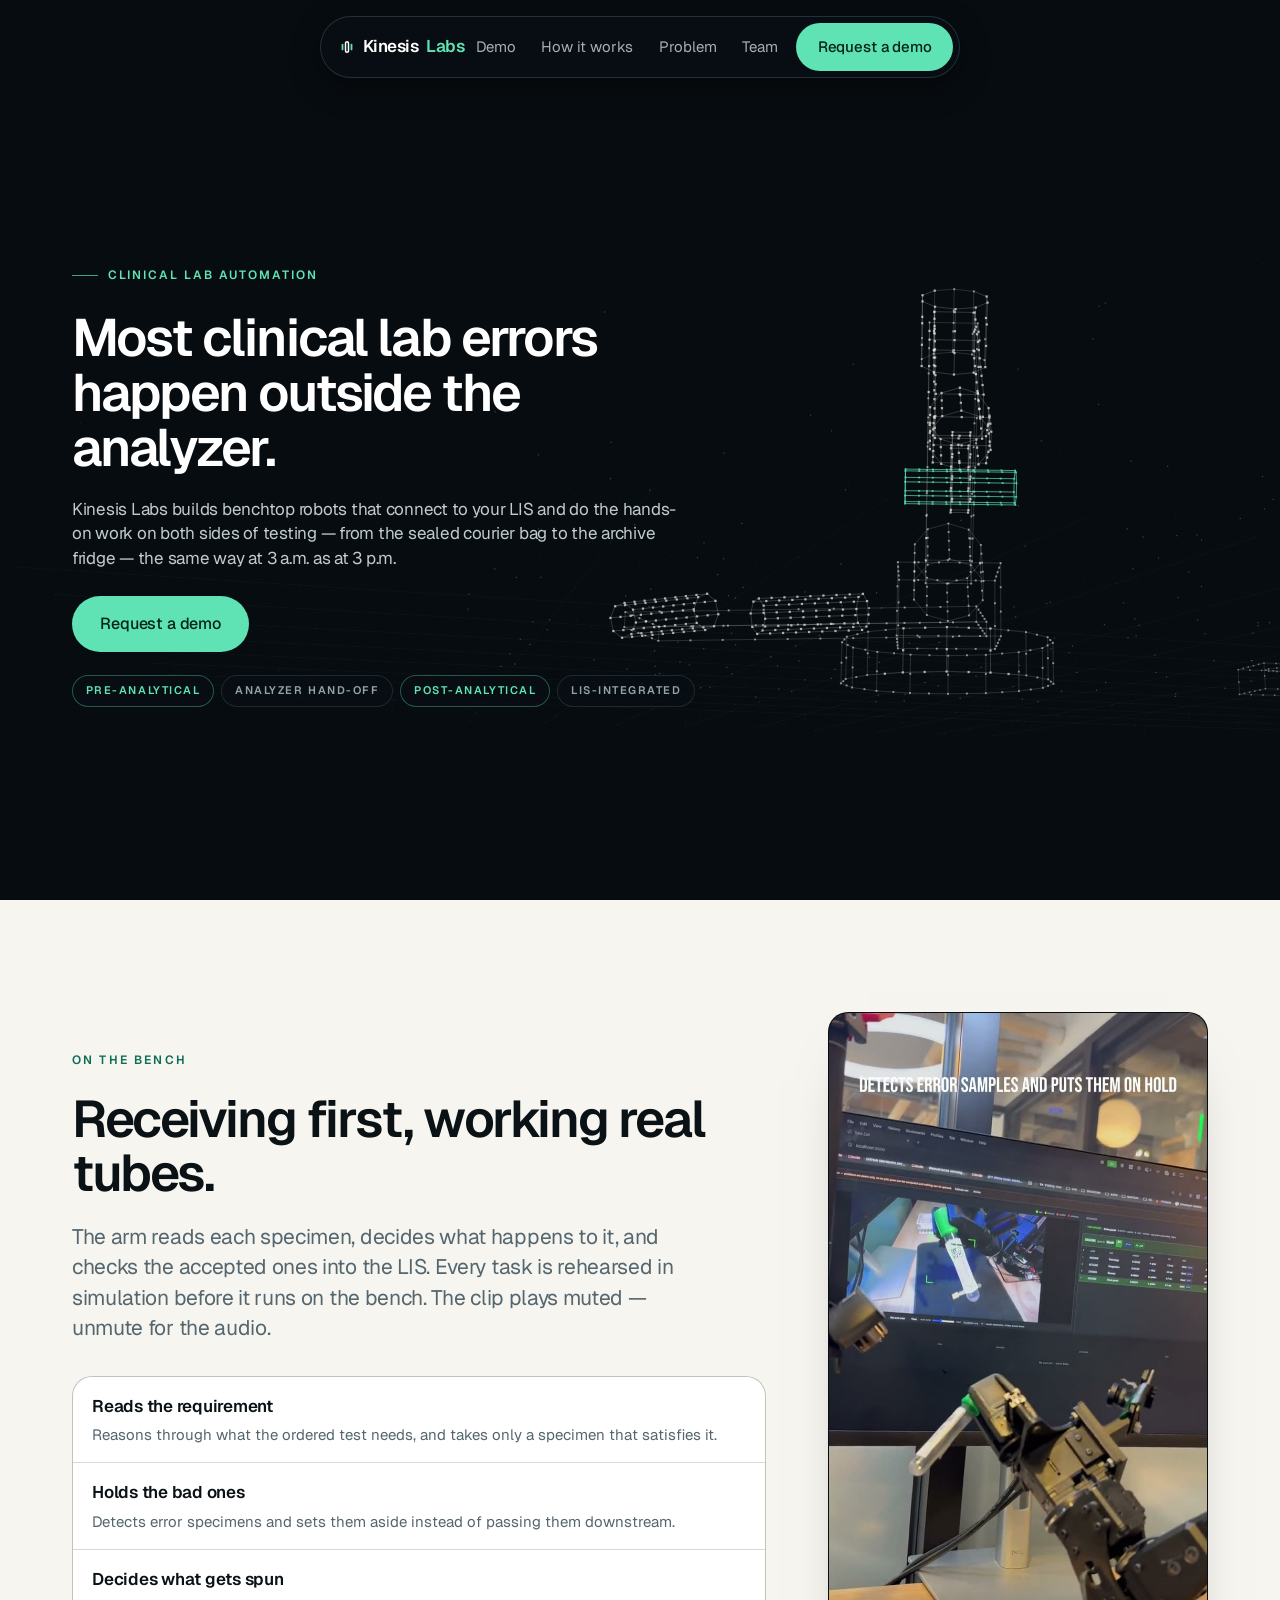
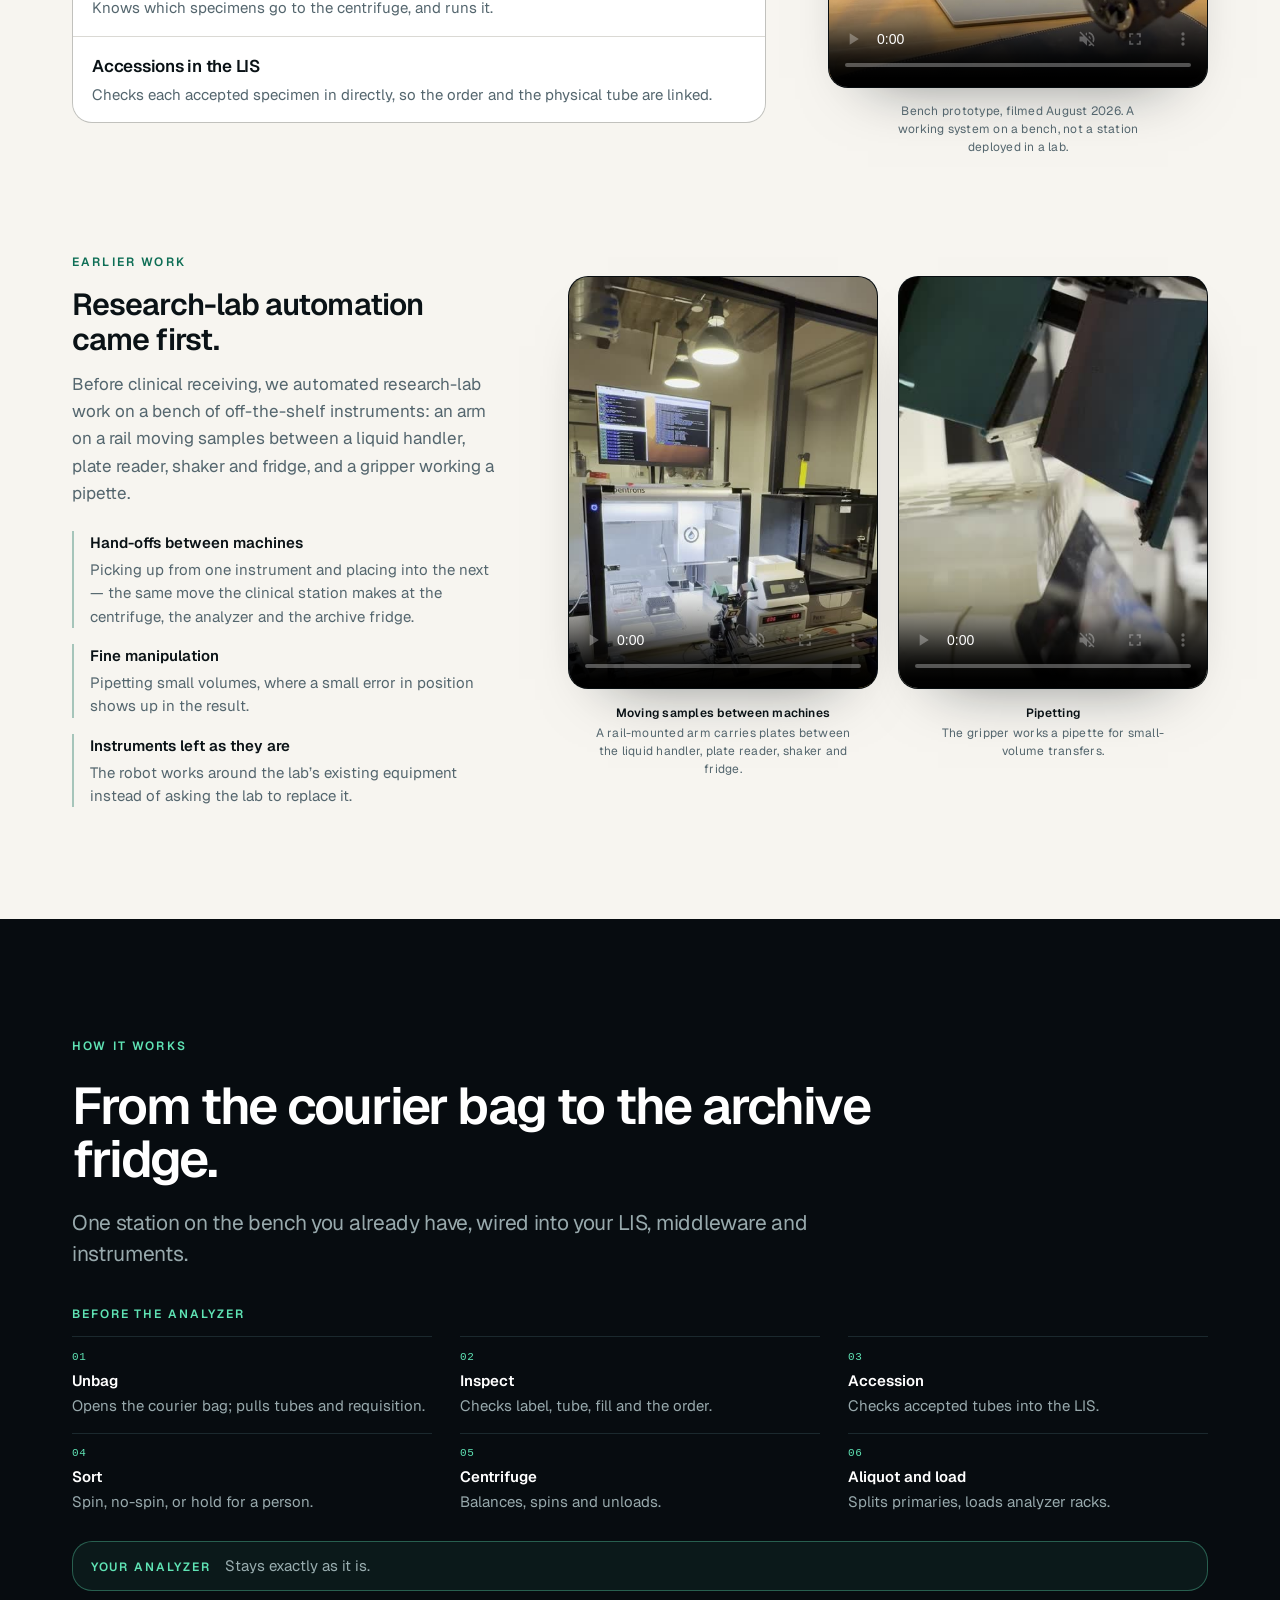
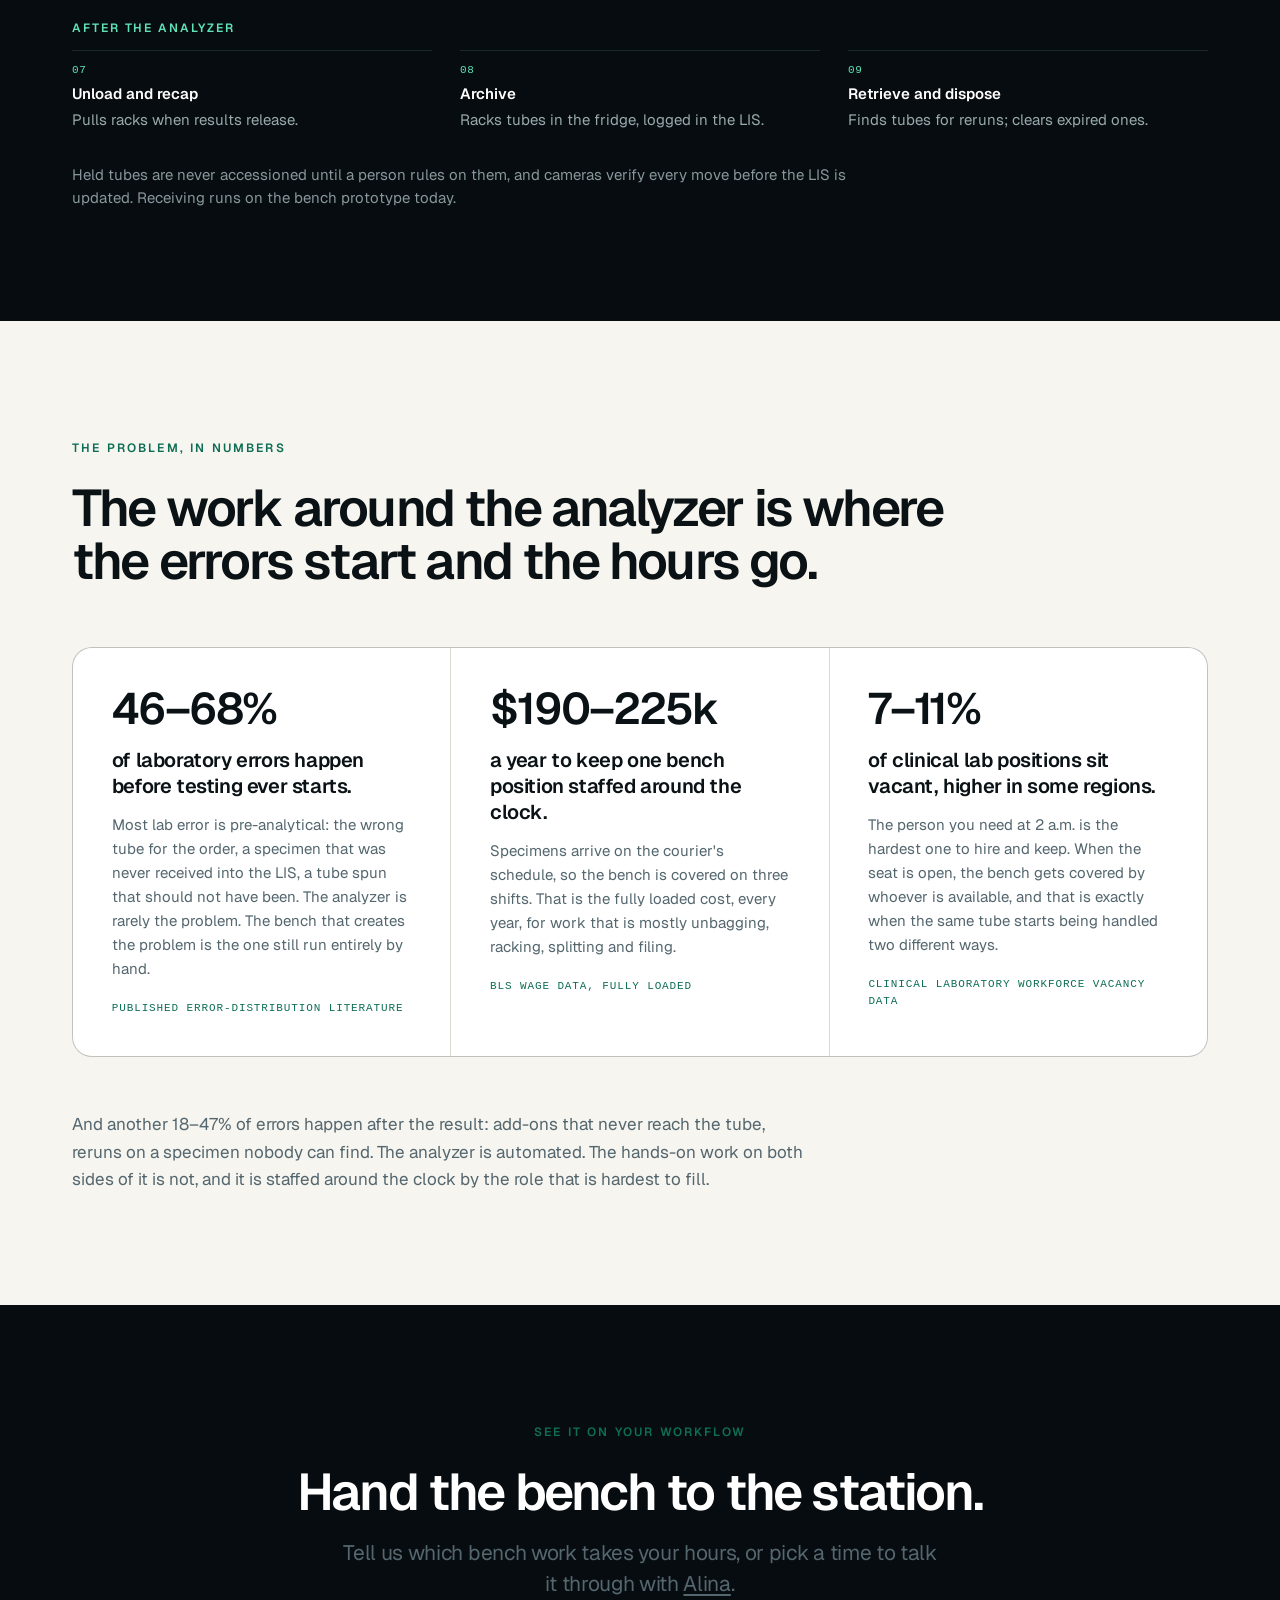
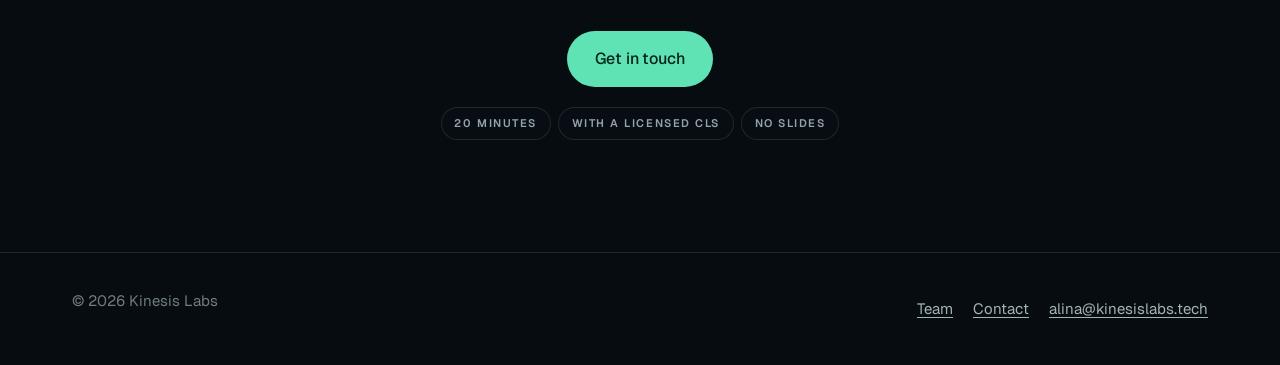
<file: index.html>
<!doctype html>
<html lang="en">
<head>
<meta charset="utf-8">
<meta name="viewport" content="width=device-width, initial-scale=1">
<title>Kinesis Labs — clinical lab automation, before and after the analyzer</title>
<meta name="description" content="Benchtop robots that connect to your LIS and do the hands-on work before and after the analyzer, from the courier bag to the archive fridge.">
<link rel="preconnect" href="https://fonts.googleapis.com">
<link rel="preconnect" href="https://fonts.gstatic.com" crossorigin>
<link rel="icon" href="assets/favicon.svg" type="image/svg+xml">
<link rel="canonical" href="https://kinesislabs.tech/">
<meta name="robots" content="index,follow,max-image-preview:large">
<meta name="theme-color" content="#070C10">
<meta property="og:type" content="website">
<meta property="og:site_name" content="Kinesis Labs">
<meta property="og:locale" content="en_US">
<meta property="og:url" content="https://kinesislabs.tech/">
<meta property="og:title" content="Kinesis Labs — clinical lab automation, before and after the analyzer">
<meta property="og:description" content="Benchtop robots that connect to your LIS and do the hands-on work before and after the analyzer, from the courier bag to the archive fridge.">
<meta property="og:image" content="https://kinesislabs.tech/assets/og-image.png">
<meta property="og:image:width" content="1200">
<meta property="og:image:height" content="630">
<meta property="og:image:alt" content="Kinesis Labs — most clinical lab errors happen before the analyzer">
<meta name="twitter:card" content="summary_large_image">
<meta name="twitter:title" content="Kinesis Labs — clinical lab automation, before and after the analyzer">
<meta name="twitter:description" content="Benchtop robots that connect to your LIS and do the hands-on work before and after the analyzer, from the courier bag to the archive fridge.">
<meta name="twitter:image" content="https://kinesislabs.tech/assets/og-image.png">
<link rel="apple-touch-icon" href="assets/icon-512.png">
<link rel="stylesheet" href="https://fonts.googleapis.com/css2?family=Geist:wght@400;500;600;700&family=Inter:wght@400;500;600&display=swap">
<link rel="stylesheet" href="assets/site.css?v=66">
<script type="application/ld+json">
{
  "@context": "https://schema.org",
  "@graph": [
    {
      "@type": "Organization",
      "@id": "https://kinesislabs.tech/#organization",
      "name": "Kinesis Labs",
      "url": "https://kinesislabs.tech/",
      "logo": {
        "@type": "ImageObject",
        "url": "https://kinesislabs.tech/assets/icon-512.png",
        "width": 512,
        "height": 512
      },
      "email": "alina@kinesislabs.tech",
      "description": "Kinesis Labs builds benchtop robots that connect to a clinical lab's LIS and automate the pre-analytical and post-analytical work around testing.",
      "knowsAbout": [
        "clinical laboratory automation",
        "specimen receiving",
        "pre-analytical automation",
        "post-analytical automation",
        "pre-analytical error",
        "laboratory robotics"
      ]
    },
    {
      "@type": "WebSite",
      "@id": "https://kinesislabs.tech/#website",
      "url": "https://kinesislabs.tech/",
      "name": "Kinesis Labs",
      "inLanguage": "en",
      "publisher": {
        "@id": "https://kinesislabs.tech/#organization"
      }
    },
    {
      "@type": "Service",
      "name": "Clinical lab bench automation",
      "serviceType": "Clinical laboratory automation",
      "provider": {
        "@id": "https://kinesislabs.tech/#organization"
      },
      "description": "A benchtop station that receives, inspects, accessions, sorts, spins and aliquots specimens before testing, and unloads, recaps, archives and retrieves them after it."
    }
  ]
}
</script>
</head>
<body>
<a class="skip" href="#main">Skip to main content</a>

<nav class="nav" aria-label="Main navigation">
  <a class="mark" href="#top">
    <svg class="glyph" viewBox="0 0 16 16" aria-hidden="true"><rect x="6.5" y="2.8" width="3" height="10.4" rx="1.5" fill="none" stroke="currentColor" stroke-width="1.5"/><path d="M3.5 5.6v4.8M12.5 5.6v4.8" stroke="#5FE3B4" stroke-width="1.8" stroke-linecap="round"/></svg>
    <b>Kinesis</b><span>Labs</span>
  </a>
  <span class="nav-links">
    <a href="#demo">Demo</a>
    <a href="#station">How it works</a>
    <a href="#problem">Problem</a>
    <a href="team.html">Team</a>
  </span>
  <a class="btn btn--mint" href="contact.html">Request a demo</a>
</nav>

<canvas id="mesh" class="page-mesh" aria-hidden="true"></canvas>
<canvas id="mesh-front" class="page-mesh-front" aria-hidden="true"></canvas>

<main id="main">

<!-- Hero -->
<section class="hero" id="top" aria-labelledby="hero-h" data-mesh="0.78 0.47 1.00 1.00">
  <div class="hero-stage">
  <div class="wrap hero-grid">
   <div class="hero-copy">
    <p class="eyebrow">Clinical lab automation</p>
    <h1 id="hero-h">Most clinical lab errors happen outside the analyzer.</h1>
    <p class="lead">Kinesis Labs builds benchtop robots that connect to your LIS and do the hands-on work on both sides of testing &mdash; from the sealed courier bag to the archive fridge &mdash; the same way at 3 a.m. as at 3 p.m.</p>
    <div class="hero-actions">
      <a class="btn btn--mint btn--lg" href="contact.html">Request a demo</a>
    </div>
    <ul class="chips" aria-label="What the station covers">
      <li class="chip--on">Pre-analytical</li>
      <li>Analyzer hand-off</li>
      <li class="chip--on">Post-analytical</li>
      <li>LIS-integrated</li>
    </ul>
   </div>
  </div>
  </div>
</section>

<!-- Bench demo -->
<section class="sec" id="demo" aria-labelledby="demo-h" data-mesh="0.52 0.88 0.55 0">
  <div class="wrap demo-grid">
    <div class="demo-copy">
      <p class="label">On the bench</p>
      <h2 id="demo-h">Receiving first, working real tubes.</h2>
      <p class="lead">The arm reads each specimen, decides what happens to it, and checks the accepted ones into the LIS. Every task is rehearsed in simulation before it runs on the bench. The clip plays muted &mdash; unmute for the audio.</p>
      <ul class="demo-list">
        <li><b>Reads the requirement</b><span>Reasons through what the ordered test needs, and takes only a specimen that satisfies it.</span></li>
        <li><b>Holds the bad ones</b><span>Detects error specimens and sets them aside instead of passing them downstream.</span></li>
        <li><b>Decides what gets spun</b><span>Knows which specimens go to the centrifuge, and runs it.</span></li>
        <li><b>Accessions in the LIS</b><span>Checks each accepted specimen in directly, so the order and the physical tube are linked.</span></li>
      </ul>
    </div>
    <div class="demo-pair">
      <figure class="demo-video">
        <video controls autoplay muted loop playsinline preload="metadata"
               poster="assets/sample-receipt-poster.jpg"
               aria-label="Bench demonstration of the receiving prototype handling blood tubes">
          <source src="assets/sample-receipt-demo.mp4?v=2" type="video/mp4">
          Your browser does not support embedded video.
        </video>
        <figcaption>Bench prototype, filmed August 2026. A working system on a bench, not a station deployed in a lab.</figcaption>
      </figure>
    </div>
  </div>

  <!-- Earlier research-lab demos -->
  <div class="wrap earlier">
    <div class="earlier-head">
      <p class="label">Earlier work</p>
      <h3 class="earlier-h">Research-lab automation came first.</h3>
      <p class="earlier-lead">Before clinical receiving, we automated research-lab work on a bench of off-the-shelf instruments: an arm on a rail moving samples between a liquid handler, plate reader, shaker and fridge, and a gripper working a pipette.</p>
      <ul class="earlier-points">
        <li><b>Hand-offs between machines</b><span>Picking up from one instrument and placing into the next &mdash; the same move the clinical station makes at the centrifuge, the analyzer and the archive fridge.</span></li>
        <li><b>Fine manipulation</b><span>Pipetting small volumes, where a small error in position shows up in the result.</span></li>
        <li><b>Instruments left as they are</b><span>The robot works around the lab&rsquo;s existing equipment instead of asking the lab to replace it.</span></li>
      </ul>
    </div>
    <div class="earlier-row">
      <figure class="demo-video">
        <video controls muted loop playsinline preload="none"
               poster="assets/plate-to-fridge-poster.jpg?v=2"
               aria-label="A rail-mounted arm carrying plates between a liquid handler, plate reader, shaker and fridge">
          <source src="assets/plate-to-fridge.mp4?v=2" type="video/mp4">
        </video>
        <figcaption><b>Moving samples between machines</b>A rail-mounted arm carries plates between the liquid handler, plate reader, shaker and fridge.</figcaption>
      </figure>
      <figure class="demo-video">
        <video class="wide" controls muted loop playsinline preload="none"
               poster="assets/pipetting-poster.jpg"
               aria-label="A robot gripper working a pipette">
          <source src="assets/pipetting.mp4" type="video/mp4">
        </video>
        <figcaption><b>Pipetting</b>The gripper works a pipette for small-volume transfers.</figcaption>
      </figure>
    </div>
  </div>
</section>

<!-- How it works: every step, before and after the analyzer -->
<section class="sec dark how" id="station" aria-labelledby="station-h" data-mesh="0.52 0.92 0.5 0">
  <div class="wrap">
    <div class="head">
      <p class="label">How it works</p>
      <h2 id="station-h">From the courier bag to the archive fridge.</h2>
      <p class="lead">One station on the bench you already have, wired into your LIS, middleware and instruments.</p>
    </div>
    <p class="flow-k">Before the analyzer</p>
    <ol class="flow-grid">
      <li><span class="flow-n">01</span><b>Unbag</b><span>Opens the courier bag; pulls tubes and requisition.</span></li>
      <li><span class="flow-n">02</span><b>Inspect</b><span>Checks label, tube, fill and the order.</span></li>
      <li><span class="flow-n">03</span><b>Accession</b><span>Checks accepted tubes into the LIS.</span></li>
      <li><span class="flow-n">04</span><b>Sort</b><span>Spin, no-spin, or hold for a person.</span></li>
      <li><span class="flow-n">05</span><b>Centrifuge</b><span>Balances, spins and unloads.</span></li>
      <li><span class="flow-n">06</span><b>Aliquot and load</b><span>Splits primaries, loads analyzer racks.</span></li>
    </ol>
    <div class="flow-hub">
      <span class="flow-hub-k">Your analyzer</span>
      <span>Stays exactly as it is.</span>
    </div>
    <p class="flow-k">After the analyzer</p>
    <ol class="flow-grid" start="7">
      <li><span class="flow-n">07</span><b>Unload and recap</b><span>Pulls racks when results release.</span></li>
      <li><span class="flow-n">08</span><b>Archive</b><span>Racks tubes in the fridge, logged in the LIS.</span></li>
      <li><span class="flow-n">09</span><b>Retrieve and dispose</b><span>Finds tubes for reruns; clears expired ones.</span></li>
    </ol>
    <p class="flow-note">Held tubes are never accessioned until a person rules on them, and cameras verify every move before the LIS is updated. Receiving runs on the bench prototype today.</p>
  </div>
</section>

<!-- 1. The problem, in numbers -->
<section class="sec" id="problem" aria-labelledby="problem-h" data-mesh="0.78 0.40 0.65 0.60">
  <div class="wrap">
    <div class="head">
      <p class="label">The problem, in numbers</p>
      <h2 id="problem-h">The work around the analyzer is where the errors start and the hours go.</h2>
    </div>

    <dl class="stats">
      <div class="stat">
        <dt>46&ndash;68%</dt>
        <dd>
          <p class="means">of laboratory errors happen before testing ever starts.</p>
          <p class="why">Most lab error is pre-analytical: the wrong tube for the order, a specimen that was never received into the LIS, a tube spun that should not have been. The analyzer is rarely the problem. The bench that creates the problem is the one still run entirely by hand.</p>
          <span class="src">Published error-distribution literature</span>
        </dd>
      </div>
      <div class="stat">
        <dt>$190&ndash;225k</dt>
        <dd>
          <p class="means">a year to keep one bench position staffed around the clock.</p>
          <p class="why">Specimens arrive on the courier's schedule, so the bench is covered on three shifts. That is the fully loaded cost, every year, for work that is mostly unbagging, racking, splitting and filing.</p>
          <span class="src">BLS wage data, fully loaded</span>
        </dd>
      </div>
      <div class="stat">
        <dt>7&ndash;11%</dt>
        <dd>
          <p class="means">of clinical lab positions sit vacant, higher in some regions.</p>
          <p class="why">The person you need at 2 a.m. is the hardest one to hire and keep. When the seat is open, the bench gets covered by whoever is available, and that is exactly when the same tube starts being handled two different ways.</p>
          <span class="src">Clinical laboratory workforce vacancy data</span>
        </dd>
      </div>
    </dl>

    <div class="stats-prose">
      <p>And another 18&ndash;47% of errors happen after the result: add-ons that never reach the tube, reruns on a specimen nobody can find. The analyzer is automated. The hands-on work on both sides of it is not, and it is staffed around the clock by the role that is hardest to fill.</p>
    </div>
  </div>
</section>

<!-- Closing CTA -->
<section class="sec cta" id="contact" aria-labelledby="cta-h" data-mesh="0.88 0.72 0.55 0.40">
  <div class="wrap">
    <p class="label">See it on your workflow</p>
    <h2 id="cta-h">Hand the bench to the station.</h2>
    <p class="lead" style="margin:1.25rem auto 0;max-width:38rem">Tell us which bench work takes your hours, or pick a time to talk it through with <a href="team.html">Alina</a>.</p>
    <a class="btn btn--mint btn--lg" href="contact.html">Get in touch</a>
    <ul class="chips chips--center" aria-label="What the call is">
      <li>20 minutes</li>
      <li>With a licensed CLS</li>
      <li>No slides</li>
    </ul>
  </div>
</section>

</main>

<footer class="foot" data-mesh="0.88 0.72 0.55 0.40">
  <div class="wrap">
    <p>&copy; 2026 Kinesis Labs</p>
    <p class="foot-links"><a href="team.html">Team</a><a href="contact.html">Contact</a><a href="mailto:alina@kinesislabs.tech">alina@kinesislabs.tech</a></p>
  </div>
</footer>

<script>
/* Background animation: a wireframe receiving station, drawn on canvas.
 *
 * No dependencies and no build step, same as the rest of this file. A small 3D
 * renderer draws the arm as a point cloud and runs one pick-and-place cycle per
 * tube: lift it off the input tray, stand it upright, seat it in the spin,
 * no-spin or hold rack.
 *
 * Scrubbed by scroll, over the whole document, so the machine keeps working the
 * length of the page. Drag back up and the station runs in reverse and un-seats
 * the tubes.
 *
 * It sits BEHIND the page. That is not incidental: body is ink and the
 * ink-coloured sections are transparent, so the machine shows through them, while
 * a paper section paints straight over it. It is therefore structurally unable to
 * land on the demo video or a paragraph of body copy. See the README before
 * making a light section transparent.
 *
 * Where it sits in each section is markup, not code -- see data-mesh and
 * placement() below.
 *
 * The arm runs on inverse kinematics rather than hand-keyed joint angles. The
 * cycle is written as a path of tool-tip targets and the joints are solved to
 * hit them, which is what lets a tube be grasped and released without a jump:
 * at the grasp frame the gripper is exactly on the tube by construction, so
 * parenting it to the wrist is seamless.
 */
(function () {
  'use strict';

  var cv = document.getElementById('mesh');
  if (!cv || !cv.getContext) return;
  var ctx = cv.getContext('2d');

  /* A second canvas, in front of the page. The one behind can only be seen
     through the ink sections; a paper section paints over it. So the paper
     sections get the machine drawn on top instead, in dark ink and far fainter
     -- a watermark rather than a subject, which is the only way it can sit over
     body copy without being in the way. Clipped to those sections exactly, so
     nothing of it strays onto an ink one. */
  var cvF = document.getElementById('mesh-front');
  var ctxF = cvF && cvF.getContext ? cvF.getContext('2d') : null;
  var tgt = ctx;                      // which context the paint helpers write to
  var reduce = window.matchMedia('(prefers-reduced-motion: reduce)').matches;

  var W = 0, H = 0, DPR = 1;

  /* ---------------------------------------------------------------- matrices
   * Row-major 4x4, translation in the last column. p' = M p.
   */
  function mul(a, b) {
    var o = new Array(16), r, c, a0, a1, a2, a3;
    for (r = 0; r < 4; r++) {
      a0 = a[r * 4]; a1 = a[r * 4 + 1]; a2 = a[r * 4 + 2]; a3 = a[r * 4 + 3];
      for (c = 0; c < 4; c++) o[r * 4 + c] = a0 * b[c] + a1 * b[4 + c] + a2 * b[8 + c] + a3 * b[12 + c];
    }
    return o;
  }
  function ident() { return [1,0,0,0, 0,1,0,0, 0,0,1,0, 0,0,0,1]; }
  function tr(x, y, z) { return [1,0,0,x, 0,1,0,y, 0,0,1,z, 0,0,0,1]; }
  function rx(a) { var s = Math.sin(a), c = Math.cos(a); return [1,0,0,0, 0,c,-s,0, 0,s,c,0, 0,0,0,1]; }
  function ry(a) { var s = Math.sin(a), c = Math.cos(a); return [c,0,s,0, 0,1,0,0, -s,0,c,0, 0,0,0,1]; }
  function rz(a) { var s = Math.sin(a), c = Math.cos(a); return [c,-s,0,0, s,c,0,0, 0,0,1,0, 0,0,0,1]; }

  function clamp(v, a, b) { return v < a ? a : (v > b ? b : v); }
  function lerp(a, b, t) { return a + (b - a) * t; }
  function smooth(t) { return t * t * (3 - 2 * t); }

  /* -------------------------------------------------------------- primitives */
  function box(w, h, d, oy) {
    oy = oy || 0;
    var x = w / 2, z = d / 2, y0 = oy, y1 = oy + h;
    return {
      v: [[-x,y0,-z],[x,y0,-z],[x,y0,z],[-x,y0,z],[-x,y1,-z],[x,y1,-z],[x,y1,z],[-x,y1,z]],
      e: [[0,1],[1,2],[2,3],[3,0],[4,5],[5,6],[6,7],[7,4],[0,4],[1,5],[2,6],[3,7]]
    };
  }
  // Ring-and-rail cylinder. axis 'y' grows along +Y from oy; 'x' along +X.
  function cyl(r, h, seg, oy, axis) {
    oy = oy || 0;
    var v = [], e = [], i, a, c, s;
    for (i = 0; i < seg; i++) {
      a = i / seg * Math.PI * 2; c = Math.cos(a) * r; s = Math.sin(a) * r;
      if (axis === 'x') { v.push([oy, c, s], [oy + h, c, s]); }
      else { v.push([c, oy, s], [c, oy + h, s]); }
    }
    for (i = 0; i < seg; i++) {
      var p = i * 2, q = ((i + 1) % seg) * 2;
      e.push([p, q], [p + 1, q + 1], [p, p + 1]);
    }
    return { v: v, e: e };
  }
  function ring(r, seg, y) {
    var v = [], e = [], i;
    for (i = 0; i < seg; i++) {
      var a = i / seg * Math.PI * 2;
      v.push([Math.cos(a) * r, y, Math.sin(a) * r]);
      e.push([i, (i + 1) % seg]);
    }
    return { v: v, e: e };
  }

  /* ------------------------------------------------------------------ scene */
  var NODES = [], EDGES = [];

  function addGeom(g, part, dens) {
    var base = NODES.length, i, k;
    for (i = 0; i < g.v.length; i++) NODES.push({ x: g.v[i][0], y: g.v[i][1], z: g.v[i][2], p: part });
    for (i = 0; i < g.e.length; i++) {
      var a = g.e[i][0], b = g.e[i][1];
      EDGES.push(base + a, base + b);
      var va = g.v[a], vb = g.v[b];
      var L = Math.sqrt((vb[0]-va[0])*(vb[0]-va[0]) + (vb[1]-va[1])*(vb[1]-va[1]) + (vb[2]-va[2])*(vb[2]-va[2]));
      var n = clamp(Math.round(L * dens) - 1, 0, 9);
      for (k = 1; k <= n; k++) {
        var t = k / (n + 1);
        NODES.push({
          x: va[0] + (vb[0]-va[0]) * t,
          y: va[1] + (vb[1]-va[1]) * t,
          z: va[2] + (vb[2]-va[2]) * t,
          p: part
        });
      }
    }
  }
  function bake(dst, g, m) {
    var off = dst.v.length, i;
    for (i = 0; i < g.v.length; i++) {
      var x = g.v[i][0], y = g.v[i][1], z = g.v[i][2];
      dst.v.push([m[0]*x + m[1]*y + m[2]*z + m[3],
                  m[4]*x + m[5]*y + m[6]*z + m[7],
                  m[8]*x + m[9]*y + m[10]*z + m[11]]);
    }
    for (i = 0; i < g.e.length; i++) dst.e.push([off + g.e[i][0], off + g.e[i][1]]);
  }

  /* Link lengths. The bench surface is y = 0. */
  var BASE_H = 0.17, SHOULDER_H = 0.30, L1 = 1.08, L2 = 0.88, WRIST = 0.20;
  var TOOL = 0.15, FINGER_L = 0.21;
  var TUBE_L = 0.34, TUBE_R = 0.055;
  var SEAT_Y = 0.11;

  /* The tool frame's rotation is just ry(j1) -- the wrist cancels j2+j3 -- so a
     roll of j6 about the tool's X puts the tube's axis at
     (sin j1 cos j6, -sin j6, cos j1 cos j6).  j6 = 0 leaves it flat as grasped;
     STAND puts it upright, which is how it goes into a rack. */
  var STAND = -Math.PI / 2;

  /* Parts
   *   0 bench grid + dust     1 base        2 shoulder    3 upper arm
   *   4 forearm               5 wrist link  6 gripper     7,8 fingers
   *   9 fixtures (tray, racks)            10..12 the three tubes
   */
  var P_WORLD = 0, P_FIX = 9, P_TUBE0 = 10, N_TUBES = 3;

  addGeom(cyl(0.44, BASE_H, 16), 1, 9);
  addGeom(box(0.40, SHOULDER_H, 0.42), 2, 11);
  addGeom(cyl(0.15, 0.30, 10, -0.15, 'x'), 3, 12);
  addGeom(box(0.19, L1, 0.19), 3, 11);
  addGeom(cyl(0.13, 0.26, 10, -0.13, 'x'), 4, 12);
  addGeom(box(0.155, L2, 0.155), 4, 11);
  addGeom(cyl(0.10, WRIST, 10), 5, 13);
  addGeom(box(0.20, 0.09, 0.17, -0.045), 6, 13);
  addGeom(box(0.034, FINGER_L, 0.055), 7, 14);
  addGeom(box(0.034, FINGER_L, 0.055), 8, 14);

  /* Bench: a hairline grid that dissolves outward. */
  (function () {
    var R = 2.9, STEP = 0.4, v = [], e = [], i, n;
    for (i = -R; i <= R + 1e-6; i += STEP) {
      n = v.length;
      v.push([i, 0, -R], [i, 0, R], [-R, 0, i], [R, 0, i]);
      e.push([n, n + 1], [n + 2, n + 3]);
    }
    addGeom({ v: v, e: e }, P_WORLD, 2.6);
  })();

  /* The tubes arrive lying flat on the input tray. A tube's resting yaw is not
     arbitrary: at the grasp frame the fingers close across the arm's working
     plane, so the tube has to lie perpendicular to it. */
  var TUBES = [];
  var FEED = [[-0.55, 1.45], [-0.95, 1.22], [-1.35, 1.00]];
  for (var ti = 0; ti < N_TUBES; ti++) {
    var tx = FEED[ti][0], tz = FEED[ti][1];
    TUBES.push({
      x: tx, z: tz,
      rest: mul(tr(tx, TUBE_R, tz), ry(Math.atan2(-tz, tx) - Math.PI / 2)),
      state: 0,          /* 0 on the tray, 1 in the gripper, 2 seated */
      seated: null,      /* where it ends up; derived, never accumulated */
      graspAt: 0, releaseAt: 0
    });
    addGeom(cyl(TUBE_R, TUBE_L, 8, -TUBE_L / 2, 'x'), P_TUBE0 + ti, 24);
  }

  /* One rack per destination, one tube to each: spin, no-spin, hold. */
  var RACKS = [
    { key: 'spin',   x: 1.58, z: 0.26 },
    { key: 'nospin', x: 1.46, z: 0.92 },
    { key: 'hold',   x: 1.12, z: 1.48 }
  ];
  var ROUTE = [0, 1, 2], SEAT_IX = [0, 0, 0];

  RACKS.forEach(function (r) {
    r.yaw = Math.atan2(-r.z, r.x);
    // Seats run across the rack, i.e. perpendicular to the arm's reach.
    r.seat = function (i) {
      var off = (i - 0.5) * 0.20;
      return { x: r.x + Math.sin(r.yaw) * off, z: r.z - Math.cos(r.yaw) * off };
    };
  });

  /* Where each tube ends up. Derived up front rather than frozen at the moment
     of release, so scrubbing backwards puts it back exactly where it came from.
     This has to equal the held pose at the release frame or the tube visibly
     jumps out of the gripper: held = tool * ry(-90), and the tool's rotation at
     that instant is ry(j1) * rx(STAND). */
  for (var si = 0; si < N_TUBES; si++) {
    var sst = RACKS[ROUTE[si]].seat(SEAT_IX[si]);
    TUBES[si].seat = sst;
    TUBES[si].seated = mul(mul(mul(
      tr(sst.x, SEAT_Y + TUBE_L / 2, sst.z),
      ry(Math.atan2(-sst.z, sst.x))), rx(STAND)), ry(-Math.PI / 2));
  }

  (function () {
    var fix = { v: [], e: [] }, i, j;
    // the input tray, aligned with the line the tubes arrive on
    bake(fix, box(1.05, 0.045, 0.30), mul(tr(-0.95, 0, 1.225), ry(2.629)));
    for (i = 0; i < RACKS.length; i++) {
      var r = RACKS[i];
      bake(fix, box(0.46, 0.11, 0.26), mul(tr(r.x, 0, r.z), ry(r.yaw)));
      for (j = 0; j < 2; j++) {
        var st = r.seat(j);
        bake(fix, ring(TUBE_R + 0.018, 10, 0), tr(st.x, SEAT_Y + 0.002, st.z));
      }
    }
    addGeom(fix, P_FIX, 18);
  })();

  /* Dust, so the grid reads as a bench and not a chart. */
  for (var d = 0; d < 300; d++) {
    var da = Math.random() * Math.PI * 2, dr = 0.9 + Math.random() * 2.4;
    NODES.push({ x: Math.cos(da) * dr, y: Math.random() * 0.9, z: Math.sin(da) * dr, p: P_WORLD });
  }

  /* -------------------------------------------------------- flatten to arrays */
  var N = NODES.length;
  var LX = new Float32Array(N), LY = new Float32Array(N), LZ = new Float32Array(N);
  var NP = new Uint8Array(N);
  for (var i0 = 0; i0 < N; i0++) {
    LX[i0] = NODES[i0].x; LY[i0] = NODES[i0].y; LZ[i0] = NODES[i0].z; NP[i0] = NODES[i0].p;
  }
  var EI = new Uint16Array(EDGES);
  var SX = new Float32Array(N), SY = new Float32Array(N), SA = new Float32Array(N);
  var NPARTS = P_TUBE0 + N_TUBES;
  var partM = new Array(NPARTS), MV = new Array(NPARTS);

  /* ---------------------------------------------------------------------- IK
   * The wrist roll about the link axis is unused, which keeps the chain planar
   * after the base yaw. So this is a base yaw plus a closed-form two-link solve,
   * with the wrist taking up whatever is left to hold the tool pointing down.
   */
  var SH_Y = BASE_H + SHOULDER_H, LA = L1, LB = L2 + WRIST;

  function solve(t) {
    var j1 = Math.atan2(-t.z, t.x);
    var dr = Math.sqrt(t.x * t.x + t.z * t.z);
    var dy = t.y + TOOL - SH_Y;
    var D = clamp(Math.sqrt(dr * dr + dy * dy), Math.abs(LA - LB) + 1e-3, LA + LB - 1e-3);
    var delta = Math.acos(clamp((D * D - LA * LA - LB * LB) / (2 * LA * LB), -1, 1));
    var phi1 = Math.atan2(dr, dy) - Math.atan2(LB * Math.sin(delta), LA + LB * Math.cos(delta));
    var j2 = -phi1, j3 = -delta;
    return { j1: j1, j2: j2, j3: j3, j5: -j2 - j3, j6: t.j6, g: t.g };
  }

  function chain(p) {
    var m = new Array(NPARTS), i;
    m[P_WORLD] = ident();
    m[1] = ident();
    m[P_FIX] = ident();
    m[2] = mul(tr(0, BASE_H, 0), ry(p.j1));
    m[3] = mul(mul(m[2], tr(0, SHOULDER_H, 0)), rz(p.j2));
    m[4] = mul(mul(m[3], tr(0, L1, 0)), rz(p.j3));
    m[5] = mul(m[4], tr(0, L2, 0));
    var wrist = mul(mul(m[5], tr(0, WRIST, 0)), rz(p.j5));
    // The roll pivots about the grasp point, so standing the tube up does not
    // drag it out of the fingers.
    var tool = mul(mul(wrist, tr(0, -TOOL, 0)), rx(p.j6));
    m[6] = mul(tool, tr(0, TOOL, 0));
    m[7] = mul(m[6], tr(-p.g, -FINGER_L, 0));
    m[8] = mul(m[6], tr(p.g, -FINGER_L, 0));

    for (i = 0; i < N_TUBES; i++) {
      var tb = TUBES[i];
      // Held: the tube's long axis runs along the tool's Z, across the fingers.
      m[P_TUBE0 + i] = tb.state === 1 ? mul(tool, ry(-Math.PI / 2))
                     : tb.state === 2 ? tb.seated
                     : tb.rest;
    }
    return m;
  }

  /* ---------------------------------------------------------------- the cycle
   * A flat timeline of legs, each a straight run of the tool tip. `d` is
   * relative duration, not seconds -- the whole thing is normalised and indexed
   * by scroll progress.
   */
  var OPEN = 0.115, SHUT = 0.072;
  var PARK = { x: 1.05, y: 0.70, z: -0.55, j6: 0, g: OPEN };

  function legsFor(i) {
    var tb = TUBES[i], st = tb.seat, seatY = SEAT_Y + TUBE_L / 2;
    return [
      { d: 0.85, x: tb.x, y: 0.42,   z: tb.z, j6: 0,     g: OPEN },
      { d: 0.50, x: tb.x, y: TUBE_R, z: tb.z, j6: 0,     g: OPEN },
      { d: 0.30, x: tb.x, y: TUBE_R, z: tb.z, j6: 0,     g: SHUT, grasp: true },
      { d: 0.60, x: tb.x, y: 0.50,   z: tb.z, j6: 0,     g: SHUT },
      { d: 0.95, x: st.x, y: 0.62,   z: st.z, j6: STAND, g: SHUT },
      { d: 0.65, x: st.x, y: seatY,  z: st.z, j6: STAND, g: SHUT },
      { d: 0.30, x: st.x, y: seatY,  z: st.z, j6: STAND, g: OPEN, release: true },
      { d: 0.70, x: st.x, y: 0.78,   z: st.z, j6: 0,     g: OPEN }
    ];
  }

  var TIMELINE = [], TOTAL = 0;
  (function () {
    var prev = PARK, i, j, ls, lg, seg;
    for (i = 0; i < N_TUBES; i++) {
      ls = legsFor(i);
      for (j = 0; j < ls.length; j++) {
        lg = ls[j];
        TIMELINE.push({ from: prev, to: lg, t0: TOTAL, t1: TOTAL + lg.d, tube: i,
                        grasp: !!lg.grasp, release: !!lg.release });
        TOTAL += lg.d;
        prev = lg;
      }
    }
    // settle back to the park pose, so the last frame is a clean rest
    TIMELINE.push({ from: prev, to: PARK, t0: TOTAL, t1: TOTAL + 0.9, tube: -1 });
    TOTAL += 0.9;
    for (i = 0; i < TIMELINE.length; i++) {
      seg = TIMELINE[i];
      if (seg.grasp) TUBES[seg.tube].graspAt = seg.t1;
      if (seg.release) TUBES[seg.tube].releaseAt = seg.t1;
    }
  })();

  function sampleAt(p) {
    var T = p * TOTAL, k = 0, i;
    while (k < TIMELINE.length - 1 && T > TIMELINE[k].t1) k++;
    var seg = TIMELINE[k];
    var t = smooth(clamp((T - seg.t0) / (seg.t1 - seg.t0), 0, 1));
    // Tube state is read off the timeline, never accumulated, so scrubbing
    // backwards lifts each tube back out of its rack.
    for (i = 0; i < N_TUBES; i++) {
      TUBES[i].state = T >= TUBES[i].releaseAt ? 2 : (T >= TUBES[i].graspAt ? 1 : 0);
    }
    return {
      x: lerp(seg.from.x, seg.to.x, t), y: lerp(seg.from.y, seg.to.y, t),
      z: lerp(seg.from.z, seg.to.z, t),
      j6: lerp(seg.from.j6, seg.to.j6, t), g: lerp(seg.from.g, seg.to.g, t)
    };
  }

  /* ------------------------------------------------------------------ camera */
  var cycleP = 0, camX = 0, camY = 0.86, camZ = 0;
  var plX = 0.62, plY = 0.47, plS = 1, plO = 1;

  /* The cycle runs on the whole document, so the machine is still working as you
     pass the sections further down rather than finishing in the first screen. */
  function pageProgress() {
    var d = document.documentElement;
    var runway = d.scrollHeight - window.innerHeight;
    if (runway <= 0) return 0;
    return clamp((window.pageYOffset || d.scrollTop || 0) / runway, 0, 1);
  }

  /* The paper sections. The machine is drawn over these, faintly, because the
     canvas behind the page cannot be seen through them. */
  var paperEls = [];
  function collectPaper() {
    paperEls = [].slice.call(document.querySelectorAll('.sec:not(.dark):not(.cta)'));
  }
  function paperBands() {
    var out = [], i, r;
    for (i = 0; i < paperEls.length; i++) {
      r = paperEls[i].getBoundingClientRect();
      if (r.bottom > 0 && r.top < H && r.height > 0) out.push([r.top, r.height]);
    }
    return out;
  }

  /* Every section says where the machine should sit inside it, because one fixed
     position cannot suit a page whose columns move around: the hero is copy-left
     so the machine takes the right, the demo section is full (copy AND video) so
     it drops small and faint out of the way, the CTA is centred so it goes wide
     left. Read off data-mesh rather than hard-coded here, so moving it is a
     markup edit.
     x, y are fractions of the viewport; s scales it; o is how present it is. */
  var PLACE_DEFAULT = [0.62, 0.47, 1, 0.6];
  var placeEls = [];
  function collectPlaces() {
    placeEls = [];
    var els = document.querySelectorAll('[data-mesh]'), i, n;
    for (i = 0; i < els.length; i++) {
      n = els[i].getAttribute('data-mesh').trim().split(/\s+/).map(Number);
      if (n.length === 4 && n.every(function (v) { return v === v; })) {
        placeEls.push({ el: els[i], p: n });
      }
    }
  }

  /* Weighted by how much of the viewport each section currently fills, so the
     machine slides from one section's spot to the next across the boundary
     instead of jumping when the midpoint crosses. */
  function placement() {
    var ax = 0, ay = 0, as = 0, ao = 0, tot = 0, i, r, vis;
    for (i = 0; i < placeEls.length; i++) {
      r = placeEls[i].el.getBoundingClientRect();
      vis = Math.min(H, r.bottom) - Math.max(0, r.top);
      if (vis <= 0) continue;
      var p = placeEls[i].p;
      ax += p[0] * vis; ay += p[1] * vis; as += p[2] * vis; ao += p[3] * vis;
      tot += vis;
    }
    if (!tot) return PLACE_DEFAULT;
    return [ax / tot, ay / tot, as / tot, ao / tot];
  }

  /* ------------------------------------------------------------------ render */
  var BUCKETS = 5, paths = [], pts = [];
  var MINT = '95,227,180';
  var INK_LIGHT = '246,246,242', INK_DARK = '10,18,22';
  /* How much of the machine survives onto a paper section. Deliberately low:
     it is a watermark under the copy, not a second subject. */
  var FRONT_K = 0.20;

  /* The swell through the middle of the page, and it is meant to be a lot: the
     machine opens small on the right, then drives in until it is cropped by the
     viewport and reads as line and dot rather than as a robot, before drawing
     back out. DOLLY moves the camera in (subtracted from a radius of 6.6, so it
     is in scene units); GAIN scales the projection on top of it, and the two
     multiply -- roughly 4x through the middle. Both ride the same arc, so they
     return together and the bottom of the page looks like the top. */
  var ZOOM_DOLLY = 2.45, ZOOM_GAIN = 1.55;

  function resize() {
    DPR = Math.min(window.devicePixelRatio || 1, 2);
    W = window.innerWidth; H = window.innerHeight;
    [cv, cvF].forEach(function (c) {
      if (!c) return;
      c.width = Math.round(W * DPR); c.height = Math.round(H * DPR);
      c.style.width = W + 'px'; c.style.height = H + 'px';
      c.getContext('2d').setTransform(DPR, 0, 0, DPR, 0, 0);
    });
    draw();
  }

  function draw() {
    if (!W || !H) return;
    var t = (typeof performance !== 'undefined' ? performance.now() : Date.now()) * 0.001;

    cycleP += (pageProgress() - cycleP) * (reduce ? 1 : 0.14);
    var cp = reduce ? 0 : cycleP;       /* cycle + camera: the whole page */

    var target = sampleAt(cp);
    var pose = solve(target);
    var mats = chain(pose);
    var pi;
    for (pi = 0; pi < NPARTS; pi++) partM[pi] = mats[pi];

    /* Scroll swings the camera round and dollies it in; a slow idle drift keeps
       it from ever looking frozen while the page is still. */
    var idle = reduce ? 0 : 1;
    /* A single arc over the length of the page: nothing at both ends, full in the
       middle. The machine starts small and to the left, the camera dollies in and
       it spreads across the page as you scroll, then it draws back to where it
       began. sin() rather than a ramp precisely so the end matches the start. */
    var arc = Math.sin(Math.PI * clamp(cp, 0, 1));

    /* Stacked on a phone the placements do not apply: they are written for a
       two-column page, and centred on a narrow screen the machine sits straight
       behind the headline. It gets the full swell -- that is the whole effect --
       but it is anchored low so the ends stay clear of the copy, and it rises as
       it grows so the big middle is framed rather than hanging off the bottom. */
    var wide = W >= 1000;
    var arcN = arc;

    var yaw = -0.52 + cp * 0.70 + Math.sin(t * 0.16) * 0.030 * idle;
    var pitch = 0.24 + cp * 0.12 + Math.sin(t * 0.21) * 0.015 * idle;
    var rad = 6.6 - ZOOM_DOLLY * arcN;

    camX += (target.x * 0.22 - camX) * (reduce ? 1 : 0.05);
    camZ += (target.z * 0.22 - camZ) * (reduce ? 1 : 0.05);
    camY += (0.80 + target.y * 0.18 - camY) * (reduce ? 1 : 0.05);

    var view = mul(mul(mul(tr(0, 0, -rad), rx(-pitch)), ry(-yaw)), tr(-camX, -camY, -camZ));
    // Fold the view into each part matrix, so the node loop is one 4x4 multiply
    // per point rather than two.
    for (pi = 0; pi < NPARTS; pi++) MV[pi] = mul(view, partM[pi]);

    var pl = placement();
    var e = reduce ? 1 : 0.07;
    plX += (pl[0] - plX) * e; plY += (pl[1] - plY) * e;
    plS += (pl[2] - plS) * e; plO += (pl[3] - plO) * e;

    var f = Math.min(W, H) * (wide ? 1.02 : 0.64) * plS * (1 + ZOOM_GAIN * arcN);
    var cx = W * (wide ? plX : 0.56);
    var cy = H * (wide ? plY : 0.85 - 0.26 * arc);

    var i, k, b, a;
    for (i = 0; i < N; i++) {
      var m = MV[NP[i]];
      var x = LX[i], y = LY[i], z = LZ[i];
      var vx = m[0]*x + m[1]*y + m[2]*z + m[3];
      var vy = m[4]*x + m[5]*y + m[6]*z + m[7];
      var vz = m[8]*x + m[9]*y + m[10]*z + m[11];
      if (vz > -0.35) { SA[i] = 0; continue; }
      var inv = 1 / -vz;
      SX[i] = cx + f * vx * inv;
      SY[i] = cy - f * vy * inv;

      a = clamp(1.25 - (-vz - 2.2) / 5.6, 0.05, 1);
      if (NP[i] === P_WORLD) {
        /* Dissolve the bench outward so it reads as a patch of surface, not a
           plane running off the edges of the hero. */
        a *= 0.46 * clamp(1.3 - Math.sqrt(x * x + z * z) / 2.6, 0, 1);
      } else if (NP[i] === P_FIX) {
        a *= 0.78;
      } else if (NP[i] >= P_TUBE0) {
        a *= 1.3;
      } else {
        a *= 1.1;
      }
      SA[i] = a;
    }

    ctx.clearRect(0, 0, W, H);

    /* Bucket edges and points by depth, so painting is a handful of calls
       rather than hundreds. Built once, painted twice. */
    for (b = 0; b < BUCKETS; b++) { paths[b] = []; pts[b] = []; }
    var mintPath = [], mintPts = [];
    for (k = 0; k < EI.length; k += 2) {
      i = EI[k]; var j = EI[k + 1];
      if (SA[i] === 0 || SA[j] === 0) continue;
      var held = NP[i] >= P_TUBE0 && TUBES[NP[i] - P_TUBE0].state === 1;
      var dst = held ? mintPath : paths[clamp(((SA[i] + SA[j]) * 0.5 * BUCKETS) | 0, 0, BUCKETS - 1)];
      dst.push(SX[i], SY[i], SX[j], SY[j]);
    }
    for (i = 0; i < N; i++) {
      if (SA[i] === 0) continue;
      if (NP[i] >= P_TUBE0 && TUBES[NP[i] - P_TUBE0].state === 1) { mintPts.push(SX[i], SY[i]); continue; }
      pts[clamp((SA[i] * BUCKETS) | 0, 0, BUCKETS - 1)].push(SX[i], SY[i]);
    }

    tgt = ctx;
    ctx.lineWidth = 1;
    inkPass(INK_LIGHT, plO);

    /* Same geometry again, in front, dark and much fainter, clipped to the paper
       sections. Held right down: this is the one pass that lands on body copy. */
    if (ctxF) {
      ctxF.clearRect(0, 0, W, H);
      var bands = paperBands();
      if (bands.length) {
        ctxF.save();
        ctxF.beginPath();
        for (b = 0; b < bands.length; b++) ctxF.rect(0, bands[b][0], W, bands[b][1]);
        ctxF.clip();
        tgt = ctxF;
        ctxF.lineWidth = 1;
        inkPass(INK_DARK, FRONT_K * plO);
        ctxF.restore();
        tgt = ctx;
      }
    }

    // Mint reads on both grounds, so the specimen in flight is painted once.
    // Mint reads on both grounds, so the specimen in flight is painted once.
    strokeSegs(mintPath, 'rgba(' + MINT + ',' + (0.85 * plO).toFixed(3) + ')');
    fillPts(mintPts, 'rgba(' + MINT + ',' + (0.9 * plO).toFixed(3) + ')', 1.9);

  }

  function inkPass(ink, k) {
    if (k < 0.015) return;
    var b, m = k;
    for (b = 0; b < BUCKETS; b++) {
      strokeSegs(paths[b], 'rgba(' + ink + ',' + ((0.035 + b * 0.048) * m).toFixed(3) + ')');
    }
    for (b = 0; b < BUCKETS; b++) {
      fillPts(pts[b], 'rgba(' + ink + ',' + ((0.11 + b * 0.18) * m).toFixed(3) + ')', 0.9 + b * 0.34);
    }
  }

  function strokeSegs(seg, style) {
    if (!seg.length) return;
    tgt.strokeStyle = style;
    tgt.beginPath();
    for (var i = 0; i < seg.length; i += 4) {
      tgt.moveTo(seg[i], seg[i + 1]);
      tgt.lineTo(seg[i + 2], seg[i + 3]);
    }
    tgt.stroke();
  }
  function fillPts(pts, style, sz) {
    if (!pts.length) return;
    tgt.fillStyle = style;
    for (var i = 0; i < pts.length; i += 2) tgt.fillRect(pts[i] - sz / 2, pts[i + 1] - sz / 2, sz, sz);
  }

  /* ------------------------------------------------------------------- driver
   * The machine runs the length of the page, so there is nothing to observe
   * going off screen -- only the tab going away. A marketing page has no
   * business burning a phone battery in a background tab.
   */
  var running = false, visible = true;

  function frame() {
    if (!running) return;
    draw();
    requestAnimationFrame(frame);
  }
  function sync() {
    var should = visible && !reduce;
    if (should && !running) { running = true; requestAnimationFrame(frame); }
    else if (!should) { running = false; }
  }

  window.addEventListener('resize', resize, { passive: true });
  // Belt and braces: if rAF is not running for any reason, scrolling still paints.
  window.addEventListener('scroll', function () { if (!running && !reduce) draw(); }, { passive: true });
  document.addEventListener('visibilitychange', function () {
    visible = !document.hidden; sync();
  });

  collectPlaces();
  collectPaper();
  window.addEventListener('load', function () { collectPlaces(); collectPaper(); });
  resize();
  if (reduce) {
    /* Reduced motion gets one static frame and no scrubbing. */
    draw();
  } else {
    sync();
  }
})();
</script>
<script>
(function(){
  var vids = document.querySelectorAll('.demo-video video');
  if(!vids.length || !('IntersectionObserver' in window)) return;
  if(window.matchMedia('(prefers-reduced-motion: reduce)').matches) return;
  var io = new IntersectionObserver(function(entries){
    entries.forEach(function(e){
      var v = e.target;
      if(e.isIntersecting){
        var p = v.play();
        if(p) p.catch(function(){ /* autoplay refused: the poster and controls stand in */ });
      }else if(!v.paused){
        v.pause();
      }
    });
  }, { threshold: 0.35 });
  Array.prototype.forEach.call(vids, function(v){ io.observe(v); });
})();
</script>
</body>
</html>
</file>
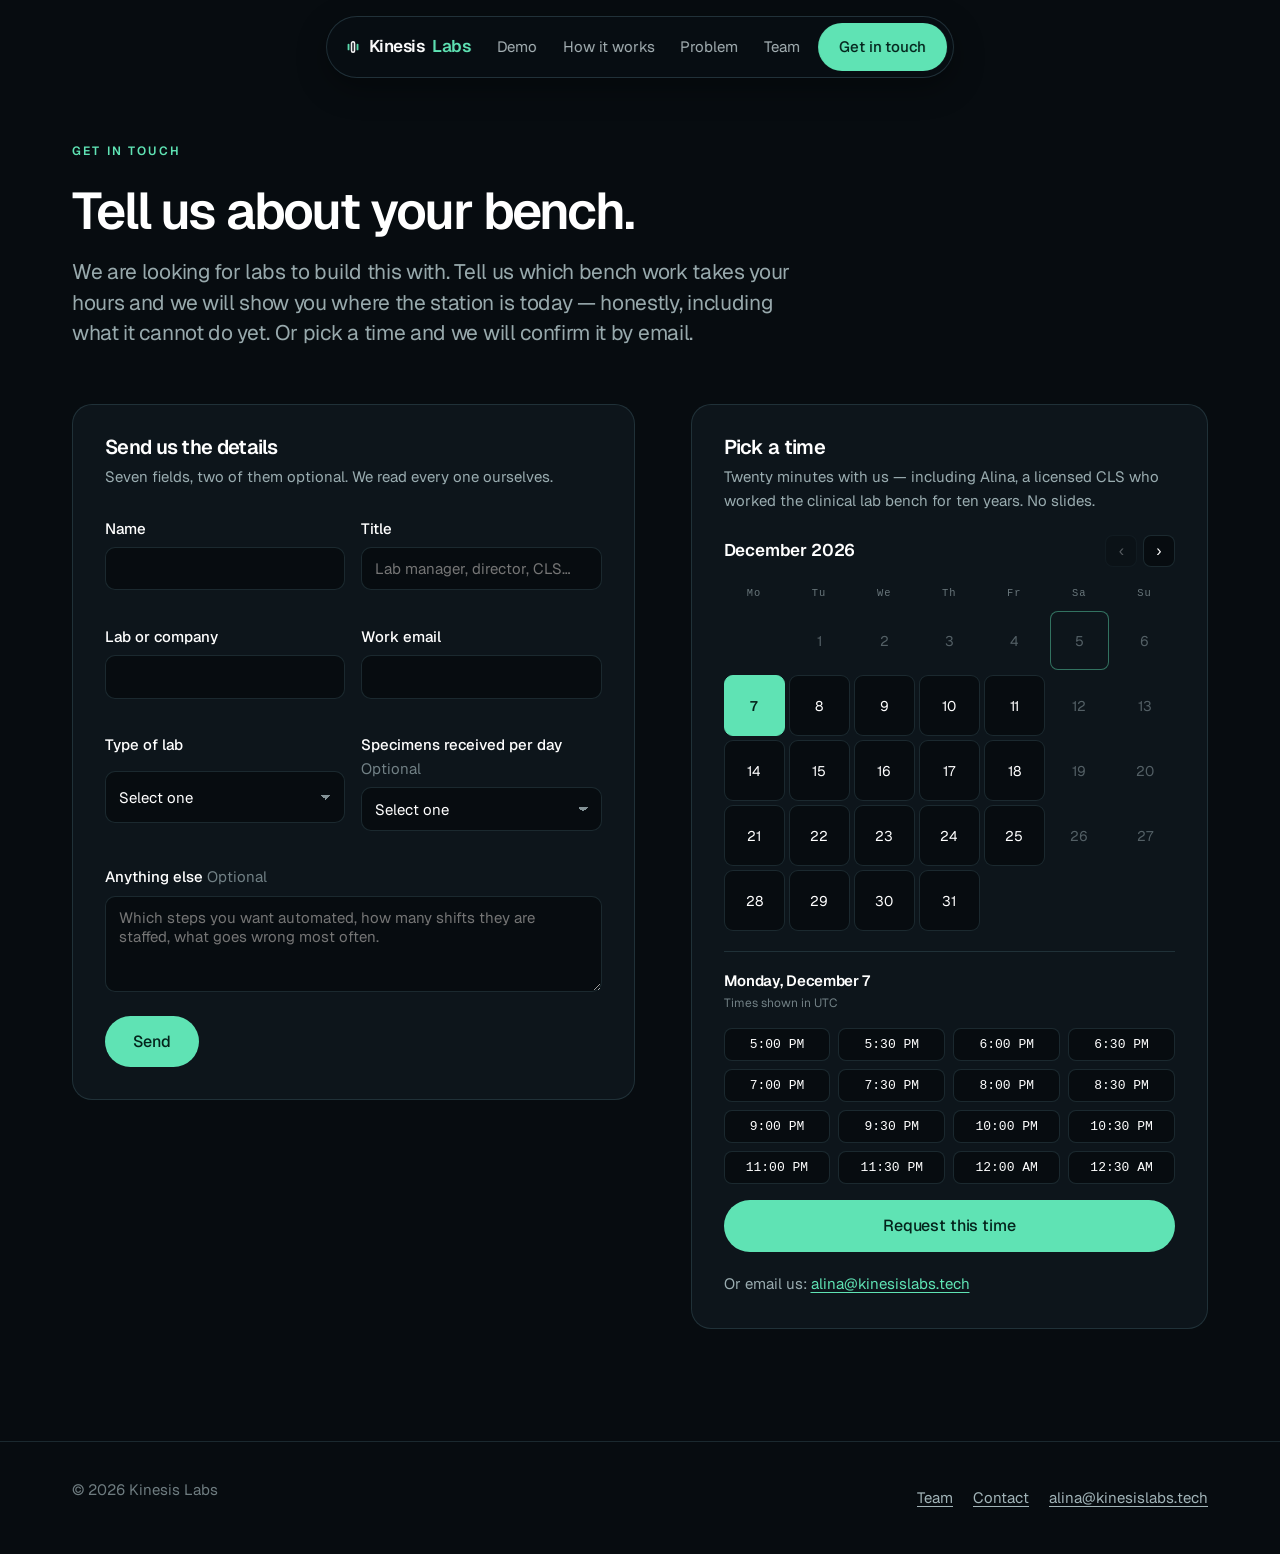
<file: contact.html>
<!doctype html>
<html lang="en">
<head>
<meta charset="utf-8">
<meta name="viewport" content="width=device-width, initial-scale=1">
<title>Contact — Kinesis Labs</title>
<meta name="description" content="Tell Kinesis Labs about your lab bench, or pick a time to talk it through with Alina, a licensed clinical laboratory scientist.">
<link rel="preconnect" href="https://fonts.googleapis.com">
<link rel="preconnect" href="https://fonts.gstatic.com" crossorigin>
<link rel="icon" href="assets/favicon.svg" type="image/svg+xml">
<link rel="canonical" href="https://kinesislabs.tech/contact.html">
<meta name="robots" content="index,follow,max-image-preview:large">
<meta name="theme-color" content="#070C10">
<meta property="og:type" content="website">
<meta property="og:site_name" content="Kinesis Labs">
<meta property="og:locale" content="en_US">
<meta property="og:url" content="https://kinesislabs.tech/contact.html">
<meta property="og:title" content="Contact — Kinesis Labs">
<meta property="og:description" content="Tell Kinesis Labs about your lab bench, or pick a time to talk it through with Alina, a licensed clinical laboratory scientist.">
<meta property="og:image" content="https://kinesislabs.tech/assets/og-image.png">
<meta property="og:image:width" content="1200">
<meta property="og:image:height" content="630">
<meta property="og:image:alt" content="Kinesis Labs — most clinical lab errors happen before the analyzer">
<meta name="twitter:card" content="summary_large_image">
<meta name="twitter:title" content="Contact — Kinesis Labs">
<meta name="twitter:description" content="Tell Kinesis Labs about your lab bench, or pick a time to talk it through with Alina, a licensed clinical laboratory scientist.">
<meta name="twitter:image" content="https://kinesislabs.tech/assets/og-image.png">
<link rel="apple-touch-icon" href="assets/icon-512.png">
<link rel="stylesheet" href="https://fonts.googleapis.com/css2?family=Geist:wght@400;500;600;700&family=Inter:wght@400;500;600&display=swap">
<link rel="stylesheet" href="assets/site.css?v=66">
<script type="application/ld+json">
{
  "@context": "https://schema.org",
  "@type": "ContactPage",
  "url": "https://kinesislabs.tech/contact.html",
  "name": "Contact \u2014 Kinesis Labs",
  "isPartOf": {
    "@id": "https://kinesislabs.tech/#website"
  },
  "about": {
    "@id": "https://kinesislabs.tech/#organization"
  }
}
</script>
</head>
<body>
<a class="skip" href="#main">Skip to main content</a>

<nav class="nav" aria-label="Main navigation">
  <a class="mark" href="index.html">
    <svg class="glyph" viewBox="0 0 16 16" aria-hidden="true"><rect x="6.5" y="2.8" width="3" height="10.4" rx="1.5" fill="none" stroke="currentColor" stroke-width="1.5"/><path d="M3.5 5.6v4.8M12.5 5.6v4.8" stroke="#5FE3B4" stroke-width="1.8" stroke-linecap="round"/></svg>
    <b>Kinesis</b><span>Labs</span>
  </a>
  <span class="nav-links">
    <a href="index.html#demo">Demo</a>
    <a href="index.html#station">How it works</a>
    <a href="index.html#problem">Problem</a>
    <a href="team.html">Team</a>
  </span>
  <a class="btn btn--mint" href="#form">Get in touch</a>
</nav>

<main id="main" class="dark" style="min-height:100vh">
  <div class="wrap page-head">
    <p class="label">Get in touch</p>
    <h1 style="font-size:var(--t-h2);max-width:20ch">Tell us about your bench.</h1>
    <p class="lead">We are looking for labs to build this with. Tell us which bench work takes your hours and we will show you where the station is today &mdash; honestly, including what it cannot do yet. Or pick a time and we will confirm it by email.</p>
  </div>

  <div class="wrap contact-grid">
    <!-- form -->
    <section class="panel" id="form" aria-labelledby="form-h">
      <h2 id="form-h">Send us the details</h2>
      <p class="sub">Seven fields, two of them optional. We read every one ourselves.</p>

      <form id="contact-form" novalidate>
        <div class="fields">
          <div class="f">
            <label for="c-name">Name</label>
            <input type="text" id="c-name" name="name" autocomplete="name" required aria-describedby="e-name">
            <p class="err" id="e-name"></p>
          </div>
          <div class="f">
            <label for="c-title">Title</label>
            <input type="text" id="c-title" name="title" autocomplete="organization-title" placeholder="Lab manager, director, CLS&hellip;" required aria-describedby="e-title">
            <p class="err" id="e-title"></p>
          </div>
          <div class="f">
            <label for="c-org">Lab or company</label>
            <input type="text" id="c-org" name="organization" autocomplete="organization" required aria-describedby="e-org">
            <p class="err" id="e-org"></p>
          </div>
          <div class="f">
            <label for="c-email">Work email</label>
            <input type="email" id="c-email" name="email" autocomplete="email" required aria-describedby="e-email">
            <p class="err" id="e-email"></p>
          </div>
          <div class="f">
            <label for="c-type">Type of lab</label>
            <select id="c-type" name="lab_type" required aria-describedby="e-type">
              <option value="">Select one</option>
              <option>Clinical</option>
              <option>Research</option>
              <option>Pharma</option>
              <option>Other</option>
            </select>
            <p class="err" id="e-type"></p>
          </div>
          <div class="f">
            <label for="c-vol">Specimens received per day <span class="hint">Optional</span></label>
            <select id="c-vol" name="samples_per_day" aria-describedby="e-vol">
              <option value="">Select one</option>
              <option>Under 100</option>
              <option>100 to 500</option>
              <option>500 to 1,000</option>
              <option>1,000 to 2,500</option>
              <option>Over 2,500</option>
              <option>Not sure</option>
            </select>
            <p class="err" id="e-vol"></p>
          </div>
          <div class="f f--full">
            <label for="c-msg">Anything else <span class="hint">Optional</span></label>
            <textarea id="c-msg" name="message" placeholder="Which steps you want automated, how many shifts they are staffed, what goes wrong most often."></textarea>
          </div>
        </div>

        <input type="hidden" name="preferred_time" id="c-time">
        <div class="hp" aria-hidden="true">
          <label for="c-fax">Leave this field empty</label>
          <input type="text" id="c-fax" name="_gotcha" tabindex="-1" autocomplete="off">
        </div>

        <div class="form-foot">
          <button class="btn btn--mint btn--lg" type="submit" id="c-submit">Send</button>
          <p class="form-status" id="c-status" data-state="" role="status"></p>
        </div>
      </form>
    </section>

    <!-- calendar -->
    <section class="panel" aria-labelledby="cal-h">
      <h2 id="cal-h">Pick a time</h2>
      <p class="sub">Twenty minutes with us &mdash; including Alina, a licensed CLS who worked the clinical lab bench for ten years. No slides.</p>

      <div id="calendly-embed" hidden></div>

      <div id="cal-native">
        <div class="cal-top">
          <span class="cal-month" id="cal-month"></span>
          <span class="cal-nav">
            <button type="button" id="cal-prev" aria-label="Previous month">&#8249;</button>
            <button type="button" id="cal-next" aria-label="Next month">&#8250;</button>
          </span>
        </div>
        <div class="cal-dow" aria-hidden="true">
          <span>Mo</span><span>Tu</span><span>We</span><span>Th</span><span>Fr</span><span>Sa</span><span>Su</span>
        </div>
        <div class="cal-grid" id="cal-grid" role="group" aria-label="Choose a day"></div>

        <div class="slots">
          <h3 id="slots-h">Select a day</h3>
          <p class="tz" id="slots-tz"></p>
          <div class="slot-grid" id="slot-grid"></div>
        </div>

        <div class="picked" id="picked" hidden></div>
        <button class="btn btn--mint btn--lg" type="button" id="cal-submit" style="width:100%;margin-top:1rem">Request this time</button>
        <p class="form-status" id="cal-status" data-state="" role="status" style="margin-top:.75rem"></p>
      </div>

      <p class="sub" style="margin:1.25rem 0 0">Or email us: <a href="mailto:alina@kinesislabs.tech" style="color:var(--mint)">alina@kinesislabs.tech</a></p>
    </section>
  </div>
</main>

<footer class="foot">
  <div class="wrap">
    <p>&copy; 2026 Kinesis Labs</p>
    <p class="foot-links"><a href="team.html">Team</a><a href="contact.html">Contact</a><a href="mailto:alina@kinesislabs.tech">alina@kinesislabs.tech</a></p>
  </div>
</footer>

<script src="assets/contact.js?v=4"></script>
</body>
</html>
</file>
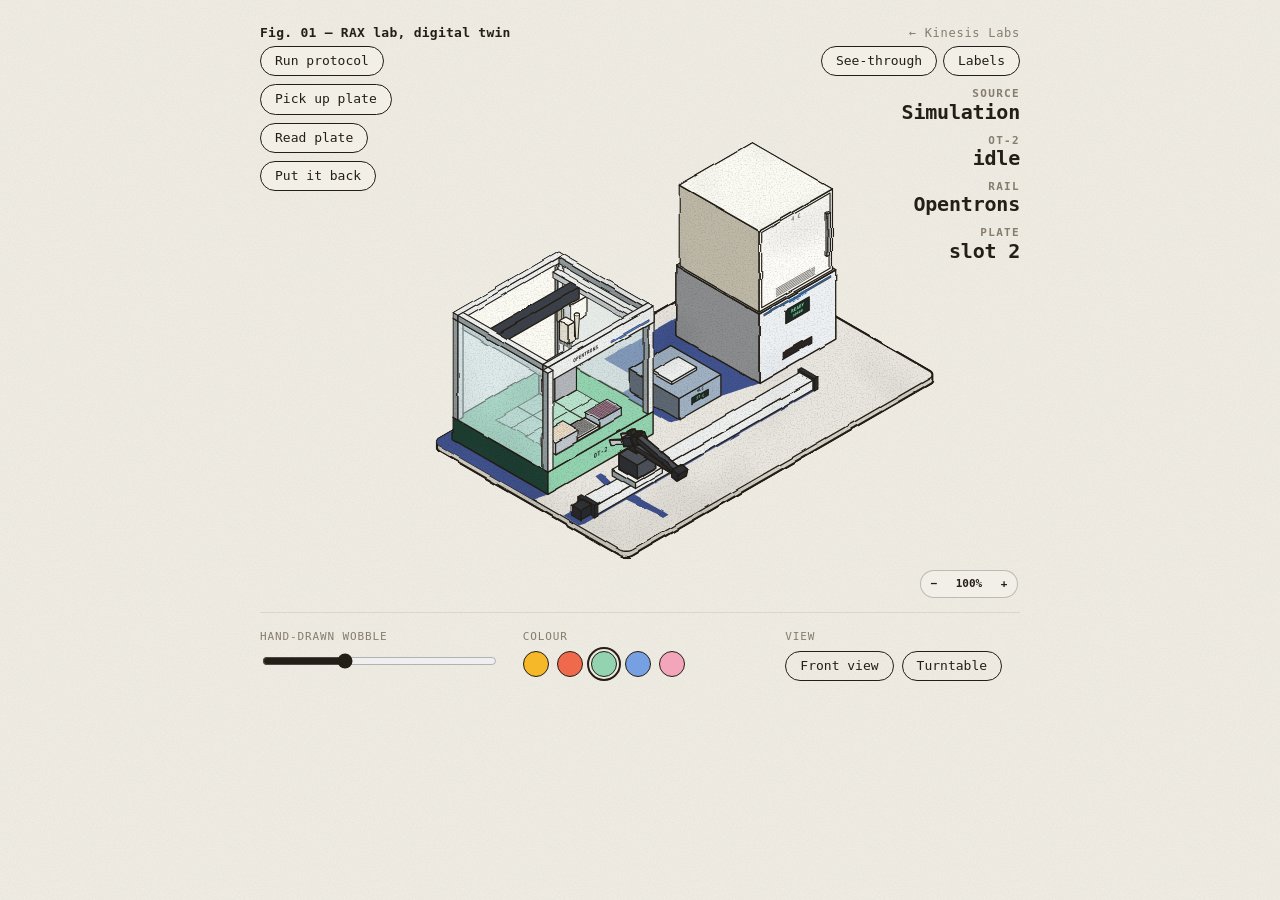
<file: lab-twin.html>
<!doctype html>
<html lang="en"><head><meta charset="utf-8"><meta name="viewport" content="width=device-width,initial-scale=1">
<title>RAX lab twin</title><style>.mcap{display:none!important}@media (max-width:560px){.stat .v{font-size:20px!important}.stats{align-items:flex-end}}@media (min-width:561px){.vset{top:4px!important}#stats{top:var(--vset-h,44px)!important}}</style><style>@media (max-width:560px){body > header{display:none}}</style><script>window.FIG_A = () => innerWidth <= 560 ? 1.1 : .75;</script><script>window.LBL_U = () => { if (innerWidth > 560) return 0; const s = document.getElementById("fig"); return s && s.clientWidth && s.viewBox.baseVal.width ? s.viewBox.baseVal.width / s.clientWidth : 0; };</script><meta name="description" content="Digital twin of the Kinesis Labs bench: the robot arm, rail, liquid handler, plate reader and fridge at their measured places."><link rel="icon" href="assets/favicon.svg" type="image/svg+xml"></head><body>
<script>
/* ============================================================
   Colorfigures core: projection, shapes, shading, ink, labels, page shell.
   A figure page includes this file (scripts/build.py inlines it), then calls mountFigure({...}).
   See SKILL.md for the drawing contract and conventions.
   One fixed view (front-left-top) and one fixed light (from above, behind the viewer's right shoulder: the front is lit,
   the left side is in shade, and cast shadows fall toward the lower left of the screen).
   ============================================================ */

/* ---------- palettes ---------- */
const PALS = {
  mustard: { l:'#f4b829', m:'#d49c1f', d:'#4e4a18' },
  tomato:  { l:'#ef6a4c', m:'#cf5038', d:'#4a2219' },
  mint:    { l:'#93d3b0', m:'#71b693', d:'#1f4034' },
  cobalt:  { l:'#76a0e2', m:'#5a82c6', d:'#1c2948' },
  blush:   { l:'#f3a6bb', m:'#d8869c', d:'#4b2430' },
};
const METAL   = { l:'#eef0f0', m:'#c6ccce', d:'#8f989b' };
const CLEAR   = { l:'#e4f2f4', m:'#c4dfe4', d:'#97b9c0' };
const CERAMIC = { l:'#fbfaf3', m:'#e3e0d2', d:'#bdb8a6' };
const DARK    = { l:'#55504a', m:'#3d3935', d:'#272421' };
const INK = '#231e16';
const SHADOW = '#41538f';

/* ---------- projection (x = depth toward viewer-right, y = toward viewer-left, z = up) ---------- */
const C = Math.cos(Math.PI/6), S = Math.sin(Math.PI/6);
let OX = 0, OY = 0;
/* Free orthographic camera (internal names start with CAM_ / cam so they never clash with a figure's own names). YAW turns the viewer around the vertical axis (45° = the classic front-left view),
   PITCH is how far it looks down (35.26° = true isometric). At the defaults P() is exactly the old isometric
   projection, so every figure drawn for it still lines up. Drag the figure to orbit; double-click to reset.
   rotV(n) maps a world direction into the default view's frame, so vis / tone / any "sum of rotV > 0" test keep
   working at every angle: the viewer is always (1,1,1) and the light stays put relative to the viewer. */
let VIEW = 0, RC = [0, 0], RCZ = 0;
const VIEW_NAMES = ['front', 'left side', 'back', 'right side'];
const TURNS = [0, 2];
const YAW0 = 45, PITCH0 = Math.atan(1/Math.SQRT2) * 180/Math.PI, CAM_K = Math.sqrt(1.5);
let YAW = YAW0, PITCH = PITCH0, CAM_R, CAM_U, CAM_V, CAM_D;                       // right, up, toward viewer, screen-down
const camBasis = (yaw, pitch) => { const t = yaw*Math.PI/180, p = pitch*Math.PI/180, ct = Math.cos(t), st = Math.sin(t), cp = Math.cos(p), sp2 = Math.sin(p);
  return { R:[st,-ct,0], U:[-sp2*ct,-sp2*st,cp], V:[cp*ct,cp*st,sp2] }; };
const CAM_B0 = camBasis(YAW0, PITCH0);
// CAM_LIM: how far (deg) the camera may turn either side of the front view; null = all the way round (set per figure)
let CAM_LIM = null;
function setCam(yaw, pitch){ YAW = CAM_LIM == null ? yaw : Math.max(YAW0 - CAM_LIM, Math.min(YAW0 + CAM_LIM, yaw));
  PITCH = CAM_LIM == null ? Math.max(6, Math.min(78, pitch)) : Math.max(15, Math.min(62, pitch)); const b = camBasis(YAW, PITCH); CAM_R = b.R; CAM_U = b.U; CAM_V = b.V; CAM_D = CAM_U.map(v => -v); }
setCam(YAW0, PITCH0);
const camDot = (a,b) => a[0]*b[0]+a[1]*b[1]+a[2]*b[2];
const rotV = n => { const r = camDot(n,CAM_R), u = camDot(n,CAM_U), v = camDot(n,CAM_V); return [0,1,2].map(i => CAM_B0.R[i]*r + CAM_B0.U[i]*u + CAM_B0.V[i]*v); };
// the light's ground direction turns with the viewer's yaw only (shadows always fall toward the lower left of the screen)
const yawTurn = ([x,y]) => { const t = (YAW - YAW0)*Math.PI/180, c = Math.cos(t), s = Math.sin(t); return [x*c - y*s, x*s + y*c]; };
const rotXY = (x,y) => [x, y];                                                // kept for old callers
const P0 = (x,y,z) => [(x-y)*C + OX, (x+y)*S - z + OY];                       // raw iso
const P  = (x,y,z) => { const q = [x-RC[0], y-RC[1], z-RCZ];
  return [CAM_K*camDot(q,CAM_R) + (RC[0]-RC[1])*C + OX, CAM_K*camDot(q,CAM_D) + (RC[0]+RC[1])*S - RCZ + OY]; };
const Dv = (x,y,z) => [CAM_K*camDot([x,y,z],CAM_R), CAM_K*camDot([x,y,z],CAM_D)];
// distance toward the viewer: draw parts with smaller depth first
const depthOf = p => camDot(p, CAM_V);
// sort [{at:[x,y,z], svg}] back-to-front for the current camera. A part may also give box:[[x0,y0,z0],[x1,y1,z1]]:
// when two boxes are separated along x, y or z, the one on the viewer's side goes last (a centre point alone gets long
// or wrapping parts wrong: a pole beside a row of keys, a spout reaching past a cup).
const boxMid = b => [0,1,2].map(k => (b[0][k] + b[1][k]) / 2);
const sepOrder = (p, q) => { if (!p.box || !q.box) return 0;
  for (let k = 0; k < 3; k++){ if (p.box[1][k] <= q.box[0][k] + 1e-6) return CAM_V[k] >= 0 ? -1 : 1; if (q.box[1][k] <= p.box[0][k] + 1e-6) return CAM_V[k] >= 0 ? 1 : -1; }
  return 0; };
const byDepth = parts => parts.filter(Boolean).sort((p,q) => sepOrder(p,q) || (depthOf(p.at || boxMid(p.box)) - depthOf(q.at || boxMid(q.box)))).map(p => p.svg).join('');
// the half of a vertical ring that faces the viewer / is turned away, as [from, to] angles in degrees (0 = +x, 90 = +y)
const nearHalf = () => [YAW - 90, YAW + 90], farHalf = () => [YAW + 90, YAW + 270];
// an open container (cup, bin, cone, drum) between two rings: far inner wall, then its contents, then the near outer wall
const openShell = (A, B, colour, contents = '') => loft(A, B, colour, true) + contents + loft(A, B, colour);
const f  = v => v.toFixed(1);
const pd = (pts, close=true) => 'M' + pts.map(p => { const q = P(p[0],p[1],p[2]); return f(q[0])+' '+f(q[1]); }).join('L') + (close ? 'Z' : '');
const sp = pts => 'M' + pts.map(q => f(q[0])+' '+f(q[1])).join('L') + 'Z';

/* ---------- 2D shapes in a plane's (u,v) coords (v up), mapped to 3D by a plane ---------- */
const arcUV  = (cu,cv,r,a0,a1,n=7) => { const o=[]; for (let i=0;i<=n;i++){ const a=(a0+(a1-a0)*i/n)*Math.PI/180; o.push([cu+r*Math.cos(a), cv+r*Math.sin(a)]); } return o; };
const rrUV   = (u0,v0,u1,v1,r,n=7) => r <= 0 ? rectUV(u0,v0,u1,v1) : [...arcUV(u1-r,v0+r,r,-90,0,n), ...arcUV(u1-r,v1-r,r,0,90,n), ...arcUV(u0+r,v1-r,r,90,180,n), ...arcUV(u0+r,v0+r,r,180,270,n)];
const rectUV = (u0,v0,u1,v1) => [[u0,v0],[u1,v0],[u1,v1],[u0,v1]];
const ellUV  = (cu,cv,ru,rv,n=24) => Array.from({length:n}, (_,i) => { const a=i/n*2*Math.PI; return [cu+ru*Math.cos(a), cv+rv*Math.sin(a)]; });
const PX = x => ([u,v]) => [x,u,v];      // front-facing plane x = const   (u = y, v = z)
const PY = y => ([u,v]) => [u,y,v];      // side plane y = const           (u = x, v = z)
const PZ = z => ([u,v]) => [u,v,z];      // horizontal plane z = const     (u = x, v = y)
const on = (plane, uv) => uv.map(plane);

/* ---------- vectors + shading ---------- */
const sub=(a,b)=>[a[0]-b[0],a[1]-b[1],a[2]-b[2]], dot=(a,b)=>a[0]*b[0]+a[1]*b[1]+a[2]*b[2];
const cross=(a,b)=>[a[1]*b[2]-a[2]*b[1], a[2]*b[0]-a[0]*b[2], a[0]*b[1]-a[1]*b[0]];
const norm=a=>{ const l=Math.hypot(...a)||1; return a.map(v=>v/l); };
const avg=ps=>ps.reduce((s,p)=>[s[0]+p[0]/ps.length,s[1]+p[1]/ps.length,s[2]+p[2]/ps.length],[0,0,0]);
const vis = n => { const r = rotV(n); return r[0]+r[1]+r[2] > 1e-6; };   // viewer looks from (+1,+1,+1) after the turn
const facing = vis;                                                       // readable alias: is this face toward the viewer?
const SHADOW_K = 0.85, AZ_MIN = 20, AZ_MAX = 160;
// cast shadows are drawn shorter than the shading light implies (0.45 × height instead of 0.85 ×): long shadows of tall
// parts on thin supports (a lamp shade, a fan head) land far from the object and read as separate blobs
const SHADOW_LEN = 0.45;
let L = [0,0,1], SH = [0,0];
function setLight(deg){ const a=deg*Math.PI/180; SH=[SHADOW_K*Math.cos(a), SHADOW_K*Math.sin(a)]; L=norm([-SH[0],-SH[1],1]); }
const LIN = norm([.6,.2,1]);                       // fixed light for interiors / small props
// Three flat tones, but blended across a narrow band at each step, so a face that turns past a threshold while the
// figure rotates fades between tones instead of snapping (at rest almost every face still sits on a pure tone).
const SOFT = .18;
const step3 = (d, hi, lo, m) => { const ss = (a, b, x) => { const k = Math.min(1, Math.max(0, (x - a)/(b - a))); return k*k*(3 - 2*k); };
  const a = ss(hi - SOFT, hi + SOFT, d), b = ss(lo - SOFT, lo + SOFT, d);
  return a >= 1 ? m.l : b <= 0 ? m.d : a > 0 ? mix(m.m, m.l, a) : b < 1 ? mix(m.d, m.m, b) : m.m; };
const tone  = (n,m) => step3(dot(rotV(n),L),   -.15, -.45, m);   // exterior, follows the sun
const toneI = (n,m) => step3(dot(rotV(n),LIN),  .6,   .05, m);   // interior / props
const mix = (a,b,t) => '#' + [1,3,5].map(i => Math.round(parseInt(a.substr(i,2),16)*(1-t) + parseInt(b.substr(i,2),16)*t).toString(16).padStart(2,'0')).join('');
const matOf = hex => ({ l:hex, m:mix(hex,'#000000',.16), d:mix(hex,'#000000',.42) });
const ease = t => t<.5 ? 2*t*t : 1-Math.pow(-2*t+2,2)/2;

/* ---------- drawing primitives (all return SVG strings) ---------- */
const ink   = (d,w=1.0) => `<path d="${d}" fill="none" stroke="${INK}" stroke-width="${w}" stroke-linejoin="round" stroke-linecap="round"/>`;
const fill  = (d,c,extra='') => `<path d="${d}" fill="${c}" ${extra}/>`;
const face  = (d,c) => `<path d="${d}" fill="${c}" stroke="${c}" stroke-width=".7" stroke-linejoin="round"/>`;
const shape = (pts,c,w=.9) => fill(pd(pts),c) + (w ? ink(pd(pts),w) : '');
const line  = (pts,w=.9) => ink(pd(pts,false),w);
// Loft between two rings of equal length (closed). colour(n) picks each strip's fill; flip = seen from inside.
function loft(A, B, colour, flip=false){
  const n=A.length, cen=avg(A.concat(B)); let s='';
  for (let i=0;i<n;i++){
    const a0=A[i], a1=A[(i+1)%n], b1=B[(i+1)%n], b0=B[i];
    let nr = norm(cross(sub(a1,a0), sub(b0,a0)));
    if (!isFinite(nr[0])) continue;
    if (dot(nr, sub(avg([a0,a1,b1,b0]), cen)) < 0) nr = nr.map(v=>-v);
    if (flip) nr = nr.map(v=>-v);
    if (vis(nr)) s += face(pd([a0,a1,b1,b0]), colour(nr));
  }
  return s;
}
function hull(pts){
  pts = pts.slice().sort((a,b)=>a[0]-b[0]||a[1]-b[1]);
  const cr=(o,a,b)=>(a[0]-o[0])*(b[1]-o[1])-(a[1]-o[1])*(b[0]-o[0]); const lo=[], up=[];
  for (const p of pts){ while(lo.length>=2 && cr(lo[lo.length-2],lo[lo.length-1],p)<=0) lo.pop(); lo.push(p); }
  for (const p of pts.reverse()){ while(up.length>=2 && cr(up[up.length-2],up[up.length-1],p)<=0) up.pop(); up.push(p); }
  lo.pop(); up.pop(); return lo.concat(up);
}
// Silhouette ink, weighted by how thick the part is on screen (like a hand inker): the w you pass is the most it gets.
// Thickness = 2 × area / perimeter of the outline (a rod's diameter, about half a box's width), as a share of the
// frame width. A long thin rod, a handle or a knob stays light (~1–1.5); a grinder, kettle or machine body gets the
// heavy ~2.4–2.8. Thin parts stay thin and parts keep air between them.
const hullInk = (pts3, w=1.4) => { const h = hull(pts3.map(p=>P(...p))); let a = 0, per = 0;
  for (let i = 0; i < h.length; i++){ const p = h[i], q = h[(i+1) % h.length]; a += p[0]*q[1] - q[0]*p[1]; per += Math.hypot(q[0]-p[0], q[1]-p[1]); }
  const thick = per ? Math.abs(a) / per / (INK_K * INK_REF_VB) : 0;
  return ink(sp(h), Math.min(w, .9 + 20*thick)); };
// Axis-aligned box: three visible faces, shaded, each outlined. shade = tone (sunlit) or toneI (interior).
function box(x0,y0,z0,x1,y1,z1,m,shade=toneI,w=.9){
  // all six faces, drawn only when they face the viewer (sides first, then top) — correct in every VIEW
  const F = [
    [[0,1,0],  [[x0,y1,z0],[x1,y1,z0],[x1,y1,z1],[x0,y1,z1]]],
    [[1,0,0],  [[x1,y0,z0],[x1,y1,z0],[x1,y1,z1],[x1,y0,z1]]],
    [[0,-1,0], [[x0,y0,z0],[x1,y0,z0],[x1,y0,z1],[x0,y0,z1]]],
    [[-1,0,0], [[x0,y0,z0],[x0,y1,z0],[x0,y1,z1],[x0,y0,z1]]],
    [[0,0,1],  [[x0,y0,z1],[x1,y0,z1],[x1,y1,z1],[x0,y1,z1]]] ];
  return F.filter(([n]) => vis(n)).map(([n,q]) => shape(q, shade(n,m), w)).join('');
}
// Rounded-profile extrusion: profile (u=y, v=z) swept along x from x0 to x1. Body of most machines.
function extrude(profileUV, x0, x1, m, shade=tone){ return loft(on(PX(x0),profileUV), on(PX(x1),profileUV), n=>shade(n,m)); }
// Vertical cylinder (axis z) centred (x,y), radius r from z0 to z1, with top cap.
function cyl(x,y,z0,z1,r,m,shade=toneI,w=1.2,n=24){
  const A=on(PZ(z0),ellUV(x,y,r,r,n)), B=on(PZ(z1),ellUV(x,y,r,r,n));
  return loft(A,B,nr=>shade(nr,m)) + fill(pd(B),shade([0,0,1],m)) + hullInk([...A,...B],w) + ink(pd(B),w*.8);
}
// Cylinder lying along x (e.g. a knob or dial sticking out of a front face): centred (y,z), from x0 to x1.
function cylX(x0,x1,y,z,r,m,shade=toneI,w=1.1,n=20){
  const A=on(PX(x0),ellUV(y,z,r,r,n)), B=on(PX(x1),ellUV(y,z,r,r,n));
  // cap on whichever end faces the viewer (the +x end in VIEW 0)
  const capB = vis([1,0,0]), cap = capB ? B : A, cn = capB ? [1,0,0] : [-1,0,0];
  return loft(A,B,nr=>shade(nr,m)) + (vis(cn) ? fill(pd(cap),shade(cn,m)) : '') + hullInk([...A,...B],w) + (vis(cn) ? ink(pd(cap),w*.8) : '');
}
// Cylinder between any two 3D points a and b (a lamp arm, a rod, a pipe at an angle, a handle bar), radius r.
// The end facing the viewer gets a cap. For a tapered part (a cone, a lamp shade) pass r1 for the radius at b.
function rod(a, b, r, m, shade=toneI, w=1, r1=r, n=16){
  const d = norm(sub(b, a)), u = norm(cross(d, Math.abs(d[2]) < .9 ? [0,0,1] : [1,0,0])), v = cross(d, u);
  const ring = (p, rr) => Array.from({length:n}, (_,i) => { const t = i/n*2*Math.PI, c = Math.cos(t)*rr, s2 = Math.sin(t)*rr;
    return [p[0] + u[0]*c + v[0]*s2, p[1] + u[1]*c + v[1]*s2, p[2] + u[2]*c + v[2]*s2]; });
  const A = ring(a, r), B = ring(b, r1), capB = vis(d), cap = capB ? B : A, cn = capB ? d : d.map(x => -x);
  return loft(A, B, nr => shade(nr, m)) + (Math.max(r, r1) > 0 ? fill(pd(cap), shade(cn, m)) + ink(pd(cap), w*.8) : '') + hullInk([...A, ...B], w);
}
// Text lying flat on a front plane x = const, centred at (y,z) baseline; reads left-to-right on screen.
// text sits on a face: if its reading direction comes out mirrored (or edge-on), that face is turned away, so the text is hidden
const txM = (o, U, V) => (U[0]*V[1] - U[1]*V[0]) <= .02 * Math.hypot(...U) * Math.hypot(...V) ? `matrix(0 0 0 0 ${f(o[0])} ${f(o[1])})` : `matrix(${U[0].toFixed(4)} ${U[1].toFixed(4)} ${V[0].toFixed(4)} ${V[1].toFixed(4)} ${f(o[0])} ${f(o[1])})`;
const tx = (x,y,z,str,size,col=INK,weight=700) => { const o=P(x,y,z);
  return `<text transform="${txM(o, Dv(0,-1,0), Dv(0,0,-1))}" font-size="${size}" fill="${col}" text-anchor="middle" font-family="ui-monospace,Menlo,monospace" font-weight="${weight}" letter-spacing=".04em">${str}</text>`; };
// Text on a side plane y = const, centred at (x,z).
const txY = (x,y,z,str,size,col=INK,weight=700) => { const o=P(x,y,z);
  return `<text transform="${txM(o, Dv(1,0,0), Dv(0,0,-1))}" font-size="${size}" fill="${col}" text-anchor="middle" font-family="ui-monospace,Menlo,monospace" font-weight="${weight}" letter-spacing=".04em">${str}</text>`; };
// Cast shadow of a set of 3D points (any outline of the object), pushed along the light onto z = 0.
// the light stays put relative to the viewer, so the shadow is cast in turned coordinates
// z0: the surface it falls on (a board, a counter); clip it to that surface with clipTo(...) if it could spill off.
// clip: the 3D outline of the surface it falls on (e.g. boardTop(...)), so it can't spill over the edge.
const castShadow = (pts3, z0=0, clip=null) => { const k = SHADOW_LEN / SHADOW_K, [sx, sy] = yawTurn(SH);
  const s = fill(sp(hull(pts3.map(([x,y,z]) => P(x+(z-z0)*sx*k, y+(z-z0)*sy*k, z0)))), SHADOW);
  return clip ? clipTo(clip, s) : s; };
// A board for the object to stand on (a tray, a desk top, a counter): a rounded slab from (x0,y0) to (x1,y1), h thick.
// Draw it first; then castShadow(points, h, boardTop(x0,y0,x1,y1,h,r)) so shadows lie on it and stop at its edge.
const BOARD = { l:'#e6e1d4', m:'#cfc8b8', d:'#aaa293' }, WOOD = { l:'#d9a86c', m:'#bf8a4f', d:'#8e6236' };
const boardTop = (x0,y0,x1,y1,h=3,r=5) => on(PZ(h), rrUV(x0,y0,x1,y1,r));
function board(x0,y0,x1,y1,h=3,r=5,m=BOARD){
  const A = on(PZ(0), rrUV(x0,y0,x1,y1,r)), B = boardTop(x0,y0,x1,y1,h,r);
  return loft(A, B, n => toneI(n, m)) + fill(pd(B), m.l) + ink(pd(B), 1) + hullInk([...A, ...B], 1.8);
}
// Group helpers: clickable target, clip to an opening.
const act  = (name, inner, data='') => `<g data-act="${name}" ${data}>${inner}</g>`;
let _clipN = 0;
// Part label (for "how does it work" figures): a cream pill with a leader line to a 3D point on the part.
// dx, dy = where the pill sits, in screen units at the reference zoom (they scale with the figure like stroke widths).
// on = that part is working right now (the pill turns the accent colour). Labels can be hidden with the Labels switch.
function tag(p3, dx, dy, text, on=false){
  // on a phone (LBL_U = drawing units per screen px) the pill is a numbered badge and the names go in a legend under the figure
  const u = window.LBL_U ? LBL_U() : 0, n = ((window.__ln || (window.__ln = {}))[text] || (__ln[text] = Object.keys(__ln).length + 1));
  const k = INK_K, [X,Y] = P(...p3), fs = u ? 10*u : 8.6*k, h = u ? 17*u : fs*1.8, w = u ? h*(n > 9 ? 1.3 : 1) : text.length*fs*.62 + fs*1.5, cx = X + dx*k, cy = Y + dy*k;
  return `<g class="tag${on ? ' on' : ''}" data-n="${n}" data-t="${text}"><path d="M${f(X)} ${f(Y)}L${f(cx)} ${f(cy)}" fill="none" stroke="${INK}" stroke-width="1"/>`
    + `<circle cx="${f(X)}" cy="${f(Y)}" r="${f(1.3*k)}" fill="${INK}"/>`
    + `<rect x="${f(cx-w/2)}" y="${f(cy-h/2)}" width="${f(w)}" height="${f(h)}" rx="${f(h/2)}" fill="${on ? 'var(--accent,#f4b829)' : '#fff4d6'}" stroke="${INK}" stroke-width="1.2"/>`
    + `<text x="${f(cx)}" y="${f(cy+fs*.36)}" font-size="${f(fs)}" text-anchor="middle" font-family="ui-monospace,Menlo,monospace" font-weight="800" letter-spacing=".04em" fill="${INK}">${u ? n : text}</text></g>`;
}
const clipTo = (pts3, inner) => { const id = 'k' + (++_clipN); return `<clipPath id="${id}"><path d="${pd(pts3)}"/></clipPath><g clip-path="url(#${id})">${inner}</g>`; };

/* ---------- constant on-screen line weight ----------
   Stroke widths are written in model units, and each figure is zoomed to fill the frame, so a small
   object would get fat lines. INK_K rescales every stroke-width (and the wobble/grain filter) so all
   figures match the reference zoom of the booth / vending machine (viewBox ≈ 585 units wide). */
const INK_REF_VB = 585;
let INK_K = 1;
const inkScale = svg => INK_K === 1 ? svg : svg.replace(/stroke-width="([\d.]+)"/g, (_, w) => `stroke-width="${(+w * INK_K).toFixed(2)}"`);

/* ---------- page shell ---------- */
const CORE_CSS = `
  :root{--paper:#f2efe7;--ink:#231e16;--muted:#857d6e;--rule:#ddd6c8}
  *{box-sizing:border-box} html,body{margin:0;height:100%}
  body{background-color:var(--paper);
    background-image:url("data:image/svg+xml;utf8,<svg xmlns='http://www.w3.org/2000/svg' width='320' height='320'><filter id='p'><feTurbulence type='fractalNoise' baseFrequency='.85' numOctaves='3' stitchTiles='stitch'/><feColorMatrix values='0 0 0 0 .42  0 0 0 0 .39  0 0 0 0 .33  .16 0 0 0 0'/></filter><rect width='100%' height='100%' filter='url(%23p)'/></svg>");
    overflow-x:hidden;color:var(--ink);font:13px/1.4 ui-monospace,SFMono-Regular,Menlo,monospace;display:flex;flex-direction:column;align-items:center;padding:24px 16px 32px}
  header{width:100%;max-width:760px;display:flex;justify-content:space-between;align-items:baseline;gap:12px;flex-wrap:wrap}
  header h1{font-size:13px;font-weight:600;margin:0;letter-spacing:.02em} header span{color:var(--muted)}
  #fig{width:100%;max-width:760px;height:auto;display:block;margin:4px 0 8px;user-select:none;overflow:visible}
  #fig{cursor:grab;touch-action:pan-y} #fig.drag{cursor:grabbing} #fig [data-act]{cursor:pointer}
  #readout, .idea{display:none}   /* status line + big idea are off: the buttons and motion tell the story */
  .idea{width:100%;max-width:760px;margin:-6px 0 16px;font-size:12.5px;line-height:1.5;text-align:center;color:var(--ink)}
  .idea strong{letter-spacing:.12em;text-transform:uppercase;font-size:11px;margin-right:8px}
  #readout{position:relative;min-height:1.4em;letter-spacing:.08em;text-transform:uppercase;margin-bottom:14px;text-align:center;text-shadow:0 0 3px var(--paper),0 0 6px var(--paper),0 0 10px var(--paper)}
  .stage{position:relative;width:100%;max-width:760px}
  .actions{position:absolute;top:4px;left:0;display:flex;flex-direction:column;align-items:flex-start;gap:8px;z-index:2;max-width:220px}
  .actions .cap{color:var(--muted);font-size:11px;letter-spacing:.08em;text-transform:uppercase;margin:0 0 2px}
  html.nolabels #fig .tag{display:none}
  .ctl[hidden]{display:none}
  /* ui.flash(text): a short note under the buttons ("the can is empty — refill it"); the status line itself stays hidden */
  .toast{position:absolute;left:0;z-index:3;font-size:11.5px;letter-spacing:.06em;text-transform:uppercase;background:var(--paper);
    border:1.5px solid var(--ink);border-radius:8px;padding:4px 9px;box-shadow:2px 2px 0 var(--ink);opacity:0;transition:opacity .2s;pointer-events:none;max-width:240px}
  .toast.show{opacity:1}
  .made-with{width:100%;max-width:760px;margin-top:18px;text-align:right;font-size:11px;letter-spacing:.1em;text-transform:uppercase}
  .made-with a{color:var(--muted);text-decoration:none} .made-with a:hover{color:var(--ink)}
  .stats{position:absolute;top:4px;right:0;display:flex;flex-direction:column;align-items:flex-end;gap:10px;z-index:2;text-align:right}
  .stat .k{font-size:11px;font-weight:700;letter-spacing:.12em;text-transform:uppercase;color:var(--muted)}
  .stat .v{font-size:34px;font-weight:800;line-height:1.05;letter-spacing:-.01em;font-variant-numeric:tabular-nums;color:var(--ink)}
  .stat.small .v{font-size:20px}
  .stat .v.bump{animation:bump .35s ease-out}
  @keyframes bump{0%{transform:scale(1.18)}100%{transform:none}}
  .stepwrap{position:relative;display:flex;align-items:center;gap:8px}
  .act{font:inherit;color:var(--ink);background:var(--paper);border:1.5px solid var(--ink);border-radius:999px;padding:5px 14px;cursor:pointer;white-space:nowrap}
  .act:hover{background:color-mix(in srgb,var(--paper) 92%,var(--ink))}
  .act .car{margin-left:6px;font-size:10px}
  .act:focus-visible{outline:2px solid var(--ink);outline-offset:3px}
  .chips{display:none;flex-wrap:wrap;gap:6px;background:var(--paper);border:2px solid var(--ink);border-radius:12px;box-shadow:3px 3px 0 var(--ink);
    padding:8px;width:max-content;max-width:min(300px,62vw);position:absolute;left:calc(100% + 10px);top:-4px;z-index:3}
  .stepwrap.open .chips{display:flex}
  .chip{white-space:nowrap;font:inherit;font-size:11.5px;font-weight:700;color:var(--ink);background:var(--paper);border:1.5px solid var(--ink);border-radius:8px;padding:4px 8px;cursor:pointer;box-shadow:2px 2px 0 var(--ink)}
  .chip:hover{background:var(--accent,#f4b829);transform:translate(-1px,-1px)}
  .chip.current{background:var(--ink);color:var(--paper)} .chip.current:hover{background:var(--ink);transform:none}
  .chip.off{opacity:.45} .chip.off:hover{transform:none;background:var(--paper)}
  
  @media (max-width:560px){body{padding:14px 12px 24px}header span,.actions .cap{display:none}.actions{flex-direction:row;flex-wrap:wrap;gap:6px}.act{font-size:12px;padding:4px 11px}.stats{position:static;flex-direction:row;justify-content:flex-end;gap:18px;margin-bottom:4px}.actions{position:static;max-width:none;margin:6px 0 4px}.chips{left:0;top:calc(100% + 8px)}}
  .controls{width:100%;max-width:760px;display:grid;grid-template-columns:repeat(auto-fit,minmax(200px,1fr));gap:14px 28px;border-top:1px solid var(--rule);padding-top:16px}
  .ctl{display:flex;flex-direction:column;gap:6px}
  .ctl label{color:var(--muted);font-size:11px;letter-spacing:.08em;text-transform:uppercase}
  input[type=range]{width:100%;accent-color:var(--ink)}
  .row{display:flex;gap:8px;flex-wrap:wrap}
  button{font:inherit;color:var(--ink);background:transparent;border:1.5px solid var(--ink);border-radius:999px;padding:5px 14px;cursor:pointer}
  button:hover{background:#0000000d}
  button[aria-pressed=true]:not(.sw){background:var(--ink);color:var(--paper)}
  .sw{width:26px;height:26px;padding:0;border-radius:50%} .sw[aria-pressed=true]{outline:2px solid var(--ink);outline-offset:2px}`;

const filterFor = k => `<filter id="hand" x="-3%" y="-3%" width="106%" height="106%" color-interpolation-filters="sRGB">
  <feTurbulence type="fractalNoise" baseFrequency="${(0.045/k).toFixed(4)}" numOctaves="2" seed="4" result="warp"/>
  <feDisplacementMap id="wob" in="SourceGraphic" in2="warp" scale="${(2.4*k).toFixed(2)}" xChannelSelector="R" yChannelSelector="G" result="wob"/>
  <feTurbulence type="fractalNoise" baseFrequency="${(0.9/k).toFixed(4)}" numOctaves="3" seed="11" result="n1"/>
  <feColorMatrix in="n1" type="matrix" values=".3 0 0 0 .84  .3 0 0 0 .84  .3 0 0 0 .84  0 0 0 0 1" result="grain"/>
  <feTurbulence type="fractalNoise" baseFrequency="${(0.012/k).toFixed(4)}" numOctaves="2" seed="7" result="n2"/>
  <feColorMatrix in="n2" type="matrix" values=".3 0 0 0 .85  .3 0 0 0 .85  .3 0 0 0 .85  0 0 0 0 1" result="blot"/>
  <feBlend in="wob" in2="grain" mode="multiply" result="g1"/><feBlend in="g1" in2="blot" mode="multiply" result="g2"/>
  <feComposite in="g2" in2="wob" operator="in"/></filter>`;

/* mountFigure({
     fig:'03', title:'Photo booth', hint:'click the curtain…',
     size:[W,D,H],                 // bounding box, used to frame the view (shadow range included)
     palette:'mustard',            // default PALS key
     state:{...},                  // figure state (st.pal is built in)
     scene: (st, m) => svgString,  // m = current palette {l,m,d}
     readout: st => 'text',        // status line under the figure
     buttons: [{label, onClick(st, ui)}      // listed in the order the user should do them
               | {label, choices: st => [{label, onClick(st,ui), current?, disabled?, why?}]}],   // opens a picker
     stats: st => [{label, value, small?}],   // optional: big numbers top-right (credit, change, score)
     credit: false,                // optional: hide the small "Made with Colorfigures" link
     acts: { name(st, el, ui){} },  // clicks on act(name, …) groups; el has dataset
     params(st, q){}               // optional: read URLSearchParams for screenshot states
   })  -> ui = { st, render, animate(stepFn), flash(text,ms) }
   animate(step): calls step(dt seconds) every frame and re-renders until step returns false. */
addEventListener('error', e => { document.documentElement.dataset.errors = (document.documentElement.dataset.errors || '') + ' ' + e.message + ';'; });
/* The hand-drawn filter's noise never changes, but browsers recompute every feTurbulence each time the drawing changes
   (on phones SVG filters run on the CPU, so this is most of the cost of a frame). bakeNoise renders each noise layer once
   into an image and swaps it in: coarse layers as one small image over the whole view (they are smooth, so scaling up
   is invisible), fine grain as a seamless tile. If anything fails (an old browser), the live filter simply stays. */
function bakeNoise(svg){
  const fl = document.getElementById('hand'); if (!fl || typeof Image === 'undefined') return;
  const NS = 'http://www.w3.org/2000/svg', vb = svg.viewBox.baseVal;
  const x0 = vb.x - vb.width*.35, y0 = vb.y - vb.height*.35, w0 = vb.width*1.7, h0 = vb.height*1.7;
  for (const t of [...fl.querySelectorAll('feTurbulence')]){
    const fq = parseFloat(t.getAttribute('baseFrequency')), oct = +(t.getAttribute('numOctaves') || 1);
    if (!(fq > 0)) continue;
    const fine = fq * Math.max(w0, h0) > 80;
    if (fine) continue;   // fine grain stays live: a repeated tile leaves faint seams on some GPUs
    const rx = fine ? 0 : x0, ry = fine ? 0 : y0, rw = fine ? 48 / fq : w0, rh = fine ? 48 / fq : h0;
    const ppu = fq * (fine ? 7 : 5) * Math.pow(2, Math.max(0, oct - 1) * .5), PW = Math.ceil(rw * ppu), PH = Math.ceil(rh * ppu);
    if (PW * PH > 1200 * 1200) continue;
    const tb = t.cloneNode(); tb.removeAttribute('result'); if (fine) tb.setAttribute('stitchTiles', 'stitch');
    const src = `<svg xmlns="${NS}" width="${PW}" height="${PH}" viewBox="${rx} ${ry} ${rw} ${rh}"><filter id="n" filterUnits="userSpaceOnUse" x="${rx}" y="${ry}" width="${rw}" height="${rh}" color-interpolation-filters="sRGB">${tb.outerHTML}</filter><rect x="${rx}" y="${ry}" width="${rw}" height="${rh}" filter="url(#n)"/></svg>`;
    const img = new Image();
    img.onload = () => { try {
      const c = document.createElement('canvas'); c.width = PW; c.height = PH; const g = c.getContext('2d'); g.drawImage(img, 0, 0);
      // store the noise's colour values fully opaque: the filter reads its colour channels, and an image with
      // see-through pixels would be read premultiplied (darker) by some browsers
      const px = g.getImageData(0, 0, PW, PH); for (let i = 3; i < px.data.length; i += 4) px.data[i] = 255; g.putImageData(px, 0, 0);
      const url = c.toDataURL('image/png'), res = t.getAttribute('result');
      const im = document.createElementNS(NS, 'feImage');
      // a tile must sit inside the filter's region (the drawing's box) or it gets clipped: anchor it at the drawing's
      // centre, snapped to whole tiles so the grain keeps the same phase as the live noise would
      let ox = rx, oy = ry;
      if (fine){ const bb = svg.getElementById ? document.getElementById('art').getBBox() : { x: 0, y: 0, width: 0, height: 0 };
        ox = Math.floor((bb.x + bb.width/2) / rw) * rw; oy = Math.floor((bb.y + bb.height/2) / rh) * rh; }
      for (const [k, v] of [['x', ox], ['y', oy], ['width', rw], ['height', rh], ['preserveAspectRatio', 'none']]) im.setAttribute(k, v);
      im.setAttribute('href', url); im.setAttributeNS('http://www.w3.org/1999/xlink', 'xlink:href', url);
      if (!t.isConnected) return;
      if (fine){ im.setAttribute('result', res + '_tile'); const tl = document.createElementNS(NS, 'feTile'); tl.setAttribute('in', res + '_tile'); tl.setAttribute('result', res); t.replaceWith(im, tl); }
      else { im.setAttribute('result', res); t.replaceWith(im); }
    } catch (e) {} };
    img.src = 'data:image/svg+xml;charset=utf-8,' + encodeURIComponent(src);
  }
}
function mountFigure(cfg){
  document.title = cfg.title;
  const style = document.createElement('style'); style.textContent = CORE_CSS; document.head.appendChild(style);
  document.body.innerHTML = `
    <header><h1>Fig. ${cfg.fig} — ${cfg.title}</h1></header>
    <div class="stage">
      ${cfg.buttons && cfg.buttons.length ? `<div class="actions" id="btns"></div>` : ''}
      ${cfg.stats ? '<div class="stats" id="stats"></div>' : ''}
      <div class="toast" id="toast" role="status"></div>
      <svg id="fig" role="img" aria-label="${cfg.title}"><defs id="fdefs"></defs><g id="art" filter="url(#hand)"></g></svg>
    </div>
    <div id="readout"></div>
    ${cfg.idea ? `<p class="idea"><strong>The big idea</strong>${cfg.idea}</p>` : ''}
    <div class="controls">
      <div class="ctl"><label for="wb">Hand-drawn wobble</label><input id="wb" type="range" min="0" max="7" step="0.1" value="2.4"></div>
      <div class="ctl"><label>Colour</label><div class="row" id="pals"></div></div>
      <div class="ctl"><label>View</label><div class="row"><button id="vreset">Front view</button><button id="vspin" aria-pressed="false">Turntable</button></div></div>
      <div class="ctl" id="lblctl" hidden><label>Labels</label><div class="row"><button id="lbl" aria-pressed="true">On</button></div></div>
    </div>
    ${cfg.credit === false ? '' : '<footer class="made-with"><a href="https://april-zhu.com/colorfigures" target="_blank" rel="noopener">Made with Colorfigures ↗</a></footer>'}`;
  const st = cfg.state || {};            // kept as the same object, so a figure may hold on to it
  if (!st.pal) st.pal = cfg.palette || 'mustard';
  if (st.az == null) st.az = 105;
  const q = new URLSearchParams(location.search);
  // a figure turns all the way round only once it has been checked from every side (turn:'full'); otherwise it turns
  // +-60 deg around the front, where it was drawn. ?free=1 unlocks it for testing.
  CAM_LIM = cfg.turn === 'full' || q.get('free') === '1' ? null : 60;
  if (PALS[q.get('pal')]) st.pal = q.get('pal');
  if (cfg.params) cfg.params(st, q);

  // frame on the object itself: centred, filling ~60% of the width / ~78% of the height of a 4:3 view.
  // The cast shadow is allowed to spill outside the frame (svg overflow is visible).
  const [W,D,H] = cfg.size, pts = [];
  OX = OY = 0; RC = cfg.center || [W/2, D/2]; RCZ = H/2;
  VIEW = 0; setCam(YAW0, PITCH0);
  for (const x of [0,W]) for (const y of [0,D]) for (const z of [0,H]) pts.push(P(x,y,z));
  const xs=pts.map(p=>p[0]), ys=pts.map(p=>p[1]);
  const bw = Math.max(...xs)-Math.min(...xs), bh = Math.max(...ys)-Math.min(...ys);
  // the object fills ~74% of the width / ~88% of the height, nudged right of centre so the buttons (top left) stay clear
  // on a phone (FIG_A, from the gallery) the frame grows taller than 4:3, as far as the object needs, so tall machines fill it;
  // the spare height goes mostly below; the object stays centred (its shadow may run off the edge, by the owner's call)
  const PA = window.FIG_A ? FIG_A() : .75, A = PA === .75 ? .75 : Math.min(PA, Math.max(.75, bh/.88/(bw/.74)*1.08)), vbW = Math.max(bw/.74, bh/.88/A), vbH = vbW*A;
  OX = (vbW-bw)/2 + (PA === .75 ? vbW*.06 : 0) - Math.min(...xs); OY = (PA === .75 ? vbH*.04 : (vbH - bh)*.3) - Math.min(...ys);   // sit a little high: shadows fall downward
  const svg = document.getElementById('fig');
  svg.setAttribute('viewBox', `0 0 ${f(vbW)} ${f(vbH)}`);
  INK_K = vbW / INK_REF_VB;
  document.getElementById('fdefs').innerHTML = filterFor(INK_K);
  bakeNoise(svg);

  const art = document.getElementById('art'), readout = document.getElementById('readout');
  const ui = { st };
  ui.render = () => { _clipN = 0; document.documentElement.style.setProperty('--accent', PALS[st.pal].l); art.innerHTML = inkScale(cfg.scene(st, PALS[st.pal])); if (!ui._flash) readout.textContent = cfg.readout ? cfg.readout(st) : ''; if (ui.drawStats) ui.drawStats(); };
  // big numbers in the top-right corner (credit, change, score…); a value that changes gets a little bump
  const statsEl = document.getElementById('stats'), prevStats = {};
  ui.drawStats = () => { if (!statsEl) return;
    const list = cfg.stats(st).filter(Boolean), html = list.map(x => `<div class="stat${x.small ? ' small' : ''}"><div class="k">${x.label}</div><div class="v" data-k="${x.label}">${x.value}</div></div>`).join('');
    if (statsEl._html !== html){ statsEl._html = html; statsEl.innerHTML = html;
      statsEl.querySelectorAll('.v').forEach(v => { if (prevStats[v.dataset.k] != null && prevStats[v.dataset.k] !== v.textContent) v.classList.add('bump'); prevStats[v.dataset.k] = v.textContent; }); } };
  let flashT = 0;
  const toast = document.getElementById('toast');
  ui.flash = (text, ms=1600) => { ui._flash = true; readout.textContent = text; toast.textContent = text;
    toast.style.top = ((document.getElementById('btns') ? document.getElementById('btns').offsetTop + document.getElementById('btns').offsetHeight : 0) + 8) + 'px'; toast.classList.add('show');
    clearTimeout(flashT); flashT = setTimeout(() => { ui._flash = false; toast.classList.remove('show'); ui.render(); }, ms); };
  // One frame driver for every running animation: each frame runs all the steps, then draws once (two animations at
  // the same time no longer draw twice). It follows the screen's frames, with a timer fallback for when frames don't
  // come (headless shots, a hidden tab). ui.invalidate() asks for one redraw on the next frame (used while dragging).
  const steps = new Set(); let driving = false, lastT = 0, fbT = 0;
  const frame = () => { if (!driving) return; driving = false; clearTimeout(fbT);
    const now = performance.now(), dt = Math.max(0, Math.min(.05, (now - lastT) / 1000)); lastT = now;
    for (const s of [...steps]) if (s(dt) === false) steps.delete(s);
    ui.render(); if (steps.size) drive(); };
  const drive = () => { if (driving) return; driving = true; requestAnimationFrame(frame); fbT = setTimeout(frame, 60); };
  ui.animate = step => { if (!steps.size && !driving) lastT = performance.now(); steps.add(step); drive(); };
  ui.invalidate = () => drive();

  // clickable parts react on press, not on click: while something animates, the scene is redrawn every frame, so the
  // element under the pointer is replaced between press and release and a 'click' would never fire
  svg.addEventListener('pointerdown', e => { if (e.button) return; const a = e.target.closest('[data-act]'); if (!a || !cfg.acts || !cfg.acts[a.dataset.act]) return;
    e.preventDefault(); cfg.acts[a.dataset.act](st, a, ui); ui.render(); });
  // orbit: drag anywhere that is not a clickable part (the machine turns the way the finger moves); arrow keys nudge; double-click eases back to the front view
  let drag = null, spin = false, camAnim = 0;
  const camTo = (y, p, ms=700) => { const y0 = YAW, p0 = PITCH, dy = ((y - y0 + 540) % 360) - 180, id = ++camAnim; let t = 0;
    ui.animate(dt => { if (id !== camAnim) return false; t += dt*1000; const k = Math.min(1, t / ms), e = ease(k); setCam(y0 + dy*e, p0 + (p - p0)*e); return k < 1; }); };
  ui.camTo = camTo;
  svg.addEventListener('pointerdown', e => { if (e.button || e.target.closest('[data-act]')) return;
    camAnim++; drag = { x:e.clientX, y:e.clientY, yaw:YAW, pitch:PITCH }; svg.classList.add("drag"); try { svg.setPointerCapture(e.pointerId); } catch {} });
  svg.addEventListener('pointermove', e => { if (!drag) return; const k = 300 / svg.getBoundingClientRect().width;
    setCam(drag.yaw + (e.clientX - drag.x)*.55*k, drag.pitch + (e.clientY - drag.y)*.35*k); ui.invalidate(); });
  const endDrag = () => { drag = null; svg.classList.remove('drag'); };
  svg.addEventListener('pointerup', endDrag); svg.addEventListener('pointercancel', endDrag);
  svg.addEventListener('dblclick', e => { if (!e.target.closest('[data-act]')) camTo(YAW0, PITCH0); });
  addEventListener('keydown', e => { const k = { ArrowLeft:[-15,0], ArrowRight:[15,0], ArrowUp:[0,8], ArrowDown:[0,-8] }[e.key];
    if (!k || window.GAME_KEYS || /input|textarea/i.test(e.target.tagName)) return; e.preventDefault(); camTo(YAW + k[0], PITCH + k[1], 260); });   // a game figure keeps the arrows for play
  document.getElementById('vreset').onclick = () => { spin = false; vsp.setAttribute('aria-pressed', false); camTo(YAW0, PITCH0); };
  const vsp = document.getElementById('vspin');
  vsp.onclick = () => { spin = !spin; vsp.setAttribute('aria-pressed', spin); camAnim++;
    let dir = 1;   // with a turning limit, the turntable swings back and forth inside it
    if (spin) ui.animate(dt => { if (!spin) return false; if (!drag){ let y = YAW + dir*dt*18;
      if (CAM_LIM != null && Math.abs(y - YAW0) >= CAM_LIM - .5){ dir = -dir; y = YAW + dir*dt*18; } setCam(y, PITCH); } return true; }); };
  if (q.has('yaw') || q.has('pitch')) setCam(+(q.get('yaw') ?? YAW0), +(q.get('pitch') ?? PITCH0));
  const btns = document.getElementById('btns');
  const stepEls = [];
  if (btns) cfg.buttons.forEach((b, i) => {
    const wrap = document.createElement('div'); wrap.className = 'stepwrap';
    const el = document.createElement('button'); el.className = 'act';
    el.innerHTML = `${b.label}${b.choices ? '<span class="car">▾</span>' : ''}`;
    wrap.appendChild(el); btns.appendChild(wrap); stepEls.push(el);
    if (!b.choices){ el.onclick = () => { closeChips(); b.onClick(st, ui); ui.render(); }; return; }
    const chips = document.createElement('div'); chips.className = 'chips'; wrap.appendChild(chips);
    el.onclick = e => { e.stopPropagation(); const open = !wrap.classList.contains('open'); closeChips();
      if (!open) return;
      chips.innerHTML = '';
      // every choice stays clickable, so nothing silently ignores a press:
      //   current:true  = the one in use (shown selected); a press just says so
      //   disabled:true = not possible right now (shown faded); a press says why (c.why, or a generic note)
      for (const c of b.choices(st)){ const ch = document.createElement('button'); ch.className = 'chip' + (c.current ? ' current' : c.disabled ? ' off' : ''); ch.textContent = c.label;
        if (c.current) ch.setAttribute('aria-pressed', 'true');
        ch.onclick = ev => { ev.stopPropagation(); closeChips();
          if (c.current) return ui.flash(`${c.label} — already set`);
          if (c.disabled) return ui.flash(c.why || `${c.label} isn't possible right now`);
          c.onClick(st, ui); ui.render(); }; chips.appendChild(ch); }
      wrap.classList.add('open'); };
  });
  function closeChips(){ document.querySelectorAll('.stepwrap.open').forEach(w => w.classList.remove('open')); }
  document.addEventListener('click', closeChips);

  document.getElementById('wb').oninput = e => document.getElementById('wob').setAttribute('scale', (e.target.value * INK_K).toFixed(2));
  const pals = document.getElementById('pals');
  for (const [k,p] of Object.entries(PALS)){
    const b = document.createElement('button'); b.className='sw'; b.title=k; b.style.background=p.l; b.setAttribute('aria-pressed', k===st.pal);
    b.onclick = () => { st.pal=k; [...pals.children].forEach(c=>c.setAttribute('aria-pressed', c===b)); ui.render(); };
    pals.appendChild(b);
  }
  // labels: the switch appears when the figure draws any tag(); ?labels=0 starts with them hidden
  const lblctl = document.getElementById('lblctl'), lbl = document.getElementById('lbl');
  const setLabels = on => { document.documentElement.classList.toggle('nolabels', !on); lbl.textContent = on ? 'On' : 'Off'; lbl.setAttribute('aria-pressed', on); };
  lbl.onclick = () => setLabels(document.documentElement.classList.contains('nolabels'));
  if (q.get('labels') === '0') setLabels(false);
  // testing: ?press=Label@ms,Label@ms clicks the buttons whose text starts with Label at those times after load
  // (any order, repeats allowed); Label>Choice picks a choice from a picker button (?press=Speed>3@300).
  // Script errors and unknown labels are recorded on <html data-errors="…">
  window.__st = st;
  const noteErr = m => { document.documentElement.dataset.errors = (document.documentElement.dataset.errors || '') + ' ' + m + ';'; };
  const starts = (el, t) => el.textContent.trim().toLowerCase().startsWith(t.trim().toLowerCase());
  if (q.has('press')) q.get('press').split(',').forEach(item => { const [what, ms] = item.split('@'), [label, choice] = what.split('>');
    setTimeout(() => { const b = [...document.querySelectorAll('.act')].find(b => starts(b, label));
      if (!b) return noteErr(`no button "${label}"`);
      b.click(); if (choice == null) return;
      const c = [...b.parentElement.querySelectorAll('.chip')].find(c => starts(c, choice));
      if (c && !c.disabled) c.click(); else noteErr(`no choice "${choice}" in "${label}"`); }, +ms || 0); });
  setLight(st.az); ui.render();
  if (art.querySelector('.tag')) lblctl.hidden = false;
  return ui;
}

/* ---------- see-through + labels kit (shared; the figure supplies its own working parts) ----------
   xrCallouts(items, B): pills in two columns either side of the object, sorted top to bottom so leaders never cross.
     items: [{ at:[x,y,z], text, on }], B: the object's bounds [x0, x1, y0, y1, z0, z1].
   xrGhost(body, mech, k, OUTp, x0, x1, m): far walls faintly, the working parts, then the case as a ghost over them.
   xrMount(getUI, caption): the See-through / Labels switches (top right), the caption under the figure, label hiding. */
function xrCallouts(items, B){
  const pts = []; for (const x of [B[0], B[1]]) for (const y of [B[2], B[3]]) for (const z of [B[4], B[5]]) pts.push(P(x, y, z));
  const xmin = Math.min(...pts.map(p => p[0])), xmax = Math.max(...pts.map(p => p[0])), cx = (xmin + xmax)/2;
  // on a phone (LBL_U = drawing units per screen px) each label is a numbered badge and the names go in a legend under the figure
  const k = INK_K, u = window.LBL_U ? LBL_U() : 0, fs = u ? 10*u : 8.6*k, hgt = u ? 17*u : fs*1.8, gap = hgt + (u ? 3*u : 3*k);
  const L = [], R = [];
  const svgEl = document.getElementById('fig'), vb = svgEl.viewBox.baseVal, btn = document.getElementById('btns');
  const wMax = u ? hgt*1.3 + 12*k : Math.max(...items.map(it => it.text.length))*fs*.62 + fs*1.5 + 12*k;
  const roomL = xmin - vb.x >= wMax, roomR = vb.x + vb.width - xmax >= wMax;
  for (const it of items){ const [X, Y] = P(...it.at); ((X < cx && roomL) || !roomR ? L : R).push({ ...it, X, Y }); }
  let s = '';
  let top = { [-1]: fs, [1]: fs + 30*k };
  if (btn && svgEl.getScreenCTM()){ const r = btn.getBoundingClientRect(), q = new DOMPoint(r.right, r.bottom + 50).matrixTransform(svgEl.getScreenCTM().inverse());
    if (q.y > 0) top[-1] = q.y + hgt; }
  for (const [col, side] of [[L, -1], [R, 1]]){
    col.sort((a, b) => a.Y - b.Y);
    let y = -1e9; for (const c of col){ c.py = Math.max(c.Y, y + gap, top[side]); y = c.py; }
    const shift = col.length ? Math.max(0, col.reduce((a, c) => a + c.py - c.Y, 0) / col.length) : 0;
    const room = col.length ? col[0].py - top[side] : 0; for (const c of col) c.py -= Math.min(shift, room);
    for (const c of col){
      c.n = ((window.__ln || (window.__ln = {}))[c.text] || (__ln[c.text] = Object.keys(__ln).length + 1)); const w = u ? hgt*(c.n > 9 ? 1.3 : 1) : c.text.length*fs*.62 + fs*1.5;
      let px = side < 0 ? xmin - 10*k - w/2 : xmax + 10*k + w/2; px = Math.max(vb.x + w/2 + 2*k, Math.min(vb.x + vb.width - w/2 - 2*k, px));
      const ex = px - side*w/2;
      s += `<g class="tag${c.on ? ' on' : ''}" data-n="${c.n}" data-t="${c.text}"><path d="M${f(c.X)} ${f(c.Y)}L${f(ex + side*-4*k)} ${f(c.py)}L${f(ex)} ${f(c.py)}" fill="none" stroke="${INK}" stroke-width="1"/>`
        + `<circle cx="${f(c.X)}" cy="${f(c.Y)}" r="${f(1.4*k)}" fill="${INK}"/>`
        + `<rect x="${f(px - w/2)}" y="${f(c.py - hgt/2)}" width="${f(w)}" height="${f(hgt)}" rx="${f(hgt/2)}" fill="${c.on ? 'var(--accent,#f4b829)' : '#fff4d6'}" stroke="${INK}" stroke-width="1.2"/>`
        + `<text x="${f(px)}" y="${f(c.py + fs*.36)}" font-size="${f(fs)}" text-anchor="middle" font-family="ui-monospace,Menlo,monospace" font-weight="800" letter-spacing=".04em" fill="${INK}">${u ? c.n : c.text}</text></g>`;
    }
  }
  return s;
}
function xrGhost(body, mech, k, OUTp, x0, x1, m){
  const fF = facing([1,0,0]), fB = facing([-1,0,0]);
  const far = `<g opacity="${f(.5*k)}">` + loft(on(PX(x0), OUTp), on(PX(x1), OUTp), n => mix(toneI(n.map(v => -v), m), '#f2efe7', .55), true)
    + (fF ? fill(pd(on(PX(x0), OUTp)), mix(m.d, '#f2efe7', .5)) : '') + (fB ? fill(pd(on(PX(x1), OUTp)), mix(m.d, '#f2efe7', .5)) : '') + `</g>`;
  return far + mech + `<g opacity="${f(1 - .8*k)}">${body}</g>` + `<g opacity="${f(.6*k)}">` + hullInk([...on(PX(x0), OUTp), ...on(PX(x1), OUTp)], 2.8) + `</g>`;
}
function xrMount(getUI, caption, opt = {}){   // opt.labelsOnly: only the Labels switch (the insides are on show already)
  const ui = getUI(), q = new URLSearchParams(location.search), html = document.documentElement;
  if (q.get('labels') !== '1') html.classList.add('nolabels');
  if (ui.st.xr == null){ ui.st.xr = 0; ui.st.xrT = 0; }
  if (q.get('xr') === '1') ui.st.xr = ui.st.xrT = 1;
  const old = document.getElementById('lblctl'); if (old) old.style.display = 'none';
  const vset = document.createElement('div'); vset.className = 'vset';
  vset.innerHTML = '<div class="vrow">' + (opt.labelsOnly ? '' : '<button class="act" id="xrb" aria-pressed="false">See-through</button>') + '<button class="act" id="lblb" aria-pressed="false">Labels</button></div>';
  document.querySelector('.stage').appendChild(vset);
  // pages with a stats panel in the top right: the switches go just under it
  const place = () => { const sp = document.getElementById('stats'); vset.style.top = sp ? (sp.offsetTop + sp.offsetHeight + 10) + 'px' : ''; };
  place(); new ResizeObserver(place).observe(document.getElementById('stats') || vset);
  const xrb = document.getElementById('xrb'), lblb = document.getElementById('lblb');
  const sync = () => { if (xrb) xrb.setAttribute('aria-pressed', !!getUI().st.xrT); lblb.setAttribute('aria-pressed', !html.classList.contains('nolabels')); };
  if (xrb) xrb.onclick = () => { const u = getUI(), st = u.st; st.xr = st.xr || 0; st.xrT = st.xrT ? 0 : 1; sync();
    u.animate(dt => { const g = Math.sign(st.xrT - st.xr); st.xr = Math.min(1, Math.max(0, st.xr + g*dt/.7)); return st.xr !== st.xrT; }); };
  lblb.onclick = () => { html.classList.toggle('nolabels'); sync(); };
  sync();
  const cap = document.createElement('p'); cap.className = 'mcap'; document.querySelector('.stage').after(cap);
  const css = document.createElement('style');
  css.textContent = '.vset{position:absolute;top:4px;right:0;z-index:2}.vrow{display:flex;gap:6px}.vset .act[aria-pressed=true]{background:var(--ink);color:var(--paper)}'
    + 'html.nolabels #fig .tag{display:none}.mcap{width:100%;max-width:760px;min-height:3em;margin:0 0 14px;font-size:12.5px;line-height:1.5;text-align:center;transition:opacity .3s}'
    + '@media (max-width:560px){.vset{position:static;margin:4px 0}}';
  document.head.appendChild(css);
  const r0 = ui.render; ui.render = () => { r0(); const st = getUI().st; cap.style.opacity = st.xr > .5 ? 1 : 0; cap.textContent = caption(st); };
  ui.render();
}
// same, for a body lofted between two horizontal rings A (bottom) and B (top)
function xrGhostRings(body, mech, k, A, B, m){
  const far = `<g opacity="${f(.5*k)}">` + loft(A, B, n => mix(toneI(n.map(v => -v), m), '#f2efe7', .55), true) + fill(pd(A), mix(m.d, '#f2efe7', .5)) + `</g>`;
  return far + mech + `<g opacity="${f(1 - .8*k)}">${body}</g>` + `<g opacity="${f(.6*k)}">` + hullInk([...A, ...B], 2.8) + `</g>`;
}
// generic see-through for any figure: the whole drawing fades back and the inside parts show over it.
//   opts: { mech(st, k) -> svg, inside(st) -> label items, surface(st) -> label items (optional), B: bounds, getSt() }
// washer-style ghost for an object without a single box case: its inside parts first, then the object pale over them
const xrUnder = (svg, mech, k) => `<g opacity="${f(k)}">${mech}</g><g opacity="${f(1 - .62*k)}">${svg}</g>`;
function xrWrap(sceneFn, opts){
  return function(){
    let s = sceneFn.apply(this, arguments);
    const st = opts.getSt(), k = ease(st.xr || 0);
    if (k > 0 && opts.under) s = xrUnder(s, opts.mech(st, k), k);   // the whole drawing is the object
    else if (k > 0 && !opts.inline) s = `<g opacity="${f(1 - .5*k)}">${s}</g><g opacity="${f(k)}">${opts.mech(st, k)}</g>`;   // inline: the figure ghosts its own case
    const items = k > .6 ? opts.inside(st) : opts.surface ? opts.surface(st) : [];
    return s + (items.length ? xrCallouts(items, opts.B) : '');
  };
}

/* ---------- game keypad: mountKeypad({ rows, hub:[col,row], action:'DROP', keys:[{ key:'ArrowLeft', glyph:'\u25c0', name, at:[col,row] }] })
   An inked pad under the buttons that sends the same keyboard events as the arrows and space (set window.GAME_KEYS = true
   so the arrows play instead of turning the camera). ---------- */
function mountKeypad(spec){
  const host = document.getElementById('btns'); if (!host) return;
  const css = document.createElement('style');
  css.textContent = `.kpad{display:flex;align-items:center;gap:16px;margin-top:6px;padding:10px 12px;border:1.5px solid var(--ink);border-radius:14px;
      background:var(--paper);box-shadow:0 3px 0 var(--ink);touch-action:none;user-select:none;-webkit-user-select:none}
    .kpad .dp{display:grid;grid-template-columns:repeat(3,34px);grid-template-rows:repeat(var(--rows),34px);gap:3px}
    .kpad .k{all:unset;box-sizing:border-box;display:flex;align-items:center;justify-content:center;width:34px;height:34px;cursor:pointer;
      background:#fbf7ea;border:1.5px solid var(--ink);border-radius:7px;box-shadow:0 3px 0 var(--ink);color:var(--ink);font:700 13px ui-monospace,Menlo,monospace;
      transition:transform .05s,box-shadow .05s,background .05s}
    .kpad .hub{width:34px;height:34px;display:flex;align-items:center;justify-content:center}
    .kpad .hub i{width:12px;height:12px;border-radius:50%;border:1.5px solid var(--ink);background:#e6e0d1}
    .kpad .go{all:unset;box-sizing:border-box;width:62px;height:62px;border-radius:50%;cursor:pointer;display:flex;flex-direction:column;align-items:center;justify-content:center;
      background:#e2483d;border:1.5px solid var(--ink);box-shadow:0 4px 0 var(--ink),inset 0 -5px 0 rgba(0,0,0,.18);color:#fff;font:800 12px ui-monospace,Menlo,monospace;letter-spacing:.06em;
      transition:transform .05s,box-shadow .05s}
    .kpad .go small{font:700 8px ui-monospace,Menlo,monospace;opacity:.85;letter-spacing:.08em;margin-top:2px}
    .kpad .down{transform:translateY(2px);box-shadow:0 1px 0 var(--ink)}
    .kpad .k.down{background:var(--accent,#f4b829)}
    .kpad .go.down{transform:translateY(3px);box-shadow:0 1px 0 var(--ink),inset 0 -3px 0 rgba(0,0,0,.18)}
    @media (max-width:560px){.kpad{gap:22px;padding:10px 16px}.kpad .dp{grid-template-columns:repeat(3,44px);grid-template-rows:repeat(var(--rows),44px)}
      .kpad .k,.kpad .hub{width:44px;height:44px;font-size:15px}.kpad .go{width:74px;height:74px}}`;
  document.head.appendChild(css);
  const pad = document.createElement('div'); pad.className = 'kpad'; pad.setAttribute('role', 'group'); pad.setAttribute('aria-label', 'Keypad');
  const dp = document.createElement('div'); dp.className = 'dp'; dp.style.setProperty('--rows', spec.rows);
  const els = {};
  for (const k of spec.keys){
    const b = document.createElement('button'); b.className = 'k'; b.textContent = k.glyph; b.setAttribute('aria-label', k.name);
    b.style.gridColumn = k.at[0] + 1; b.style.gridRow = k.at[1] + 1; dp.appendChild(b); els[k.key] = b; }
  if (spec.hub){ const h = document.createElement('div'); h.className = 'hub'; h.innerHTML = '<i></i>'; h.style.gridColumn = spec.hub[0] + 1; h.style.gridRow = spec.hub[1] + 1; dp.appendChild(h); }
  const go = document.createElement('button'); go.className = 'go'; go.innerHTML = `${spec.action}<small>SPACE</small>`; go.setAttribute('aria-label', spec.action);
  els[' '] = go;
  pad.append(dp, go); host.appendChild(pad);
  const send = (type, key) => dispatchEvent(new KeyboardEvent(type, { key, bubbles: true }));
  for (const [key, el] of Object.entries(els)){
    let held = null;
    el.addEventListener('pointerdown', e => { e.preventDefault(); e.stopPropagation(); if (held != null) return; held = e.pointerId;
      try { el.setPointerCapture(e.pointerId); } catch (_) {} send('keydown', key); });
    const release = e => { if (held == null || (e && e.pointerId !== held)) return; held = null; send('keyup', key); };
    el.addEventListener('pointerup', release); el.addEventListener('pointercancel', release); el.addEventListener('lostpointercapture', release);
    el.addEventListener('click', e => e.preventDefault());
    el.addEventListener('keydown', e => { if (e.key === 'Enter'){ e.preventDefault(); send('keydown', key); setTimeout(() => send('keyup', key), 120); } });
  }
  // space belongs to the game: a button that still has the focus from a click must not be pressed by it too
  addEventListener('keydown', e => { if (e.key === ' ' && e.target && e.target.closest && e.target.closest('button')) e.preventDefault(); }, true);
  addEventListener('keyup', e => { if (e.key === ' ' && e.target && e.target.closest && e.target.closest('button')) e.preventDefault(); }, true);
  // light the keys for real key presses too (and for the pad's own, which arrive the same way)
  addEventListener('keydown', e => { const el = els[e.key]; if (el) el.classList.add('down'); });
  addEventListener('keyup', e => { const el = els[e.key]; if (el) el.classList.remove('down'); });
  addEventListener('blur', () => Object.values(els).forEach(el => el.classList.remove('down')));
}

</script>
<script>
/* RAX lab — a digital twin of the bench, drawn from the rig's own numbers (examples/teleop/lab_x250.json and the
   server's /lab/scene): where the rail stops, the taught picks, the instrument boxes.

   How the bench really works (each button is one of these):
   1. RUN PROTOCOL   the OT-2's 8-channel pipette takes a column of tips (slot 1), draws from the reservoir (slot 3),
                     fills the 96-well plate in slot 2 column by column, and drops the tips in the trash (slot 12).
   2. PICK UP PLATE  the X250, its carriage at rail stop pl1 (-2300 steps), comes 9 cm over slot 2, straight down,
                     closes the jaws on the plate's long sides (64 %), straight up, back to its carrying pose.
   3. READ PLATE     the carriage rides to f1 (-14680 steps, 6.8e-5 m a step); the Tecan's carrier slides out; the arm
                     turns right (base -70.8 deg, roll 95 deg) and sets the plate on it; the carrier takes it in, the
                     reader measures OD600 in all 96 wells, slides it out, the arm picks it up again.
   4. PUT IT BACK    back to pl1 and down onto slot 2.
   LIVE              /state every 0.3 s (joints, jaws, rail steps) and /lab/ot2 every 3 s (the OT-2's run). The plate
                     follows the jaws: in the hand while they hold (59-75 %), put down where they opened. The Tecan's
                     carrier is not reported: it shows out while the hand is at the reader.

   Frame: lab metres (the arm base at rail 0: x into the instruments, y to the left, z up) -> figure cm:
   X = (0.83 - x)*100 (the figure's front is the arm's side), Y = (y + 1.62)*100, Z = (z + 0.08)*100 + 3. The bench top is
   at Z 3; the arm base 8 cm above it on the rail (extrusion 5 cm + carriage 3 cm: measured by eye).
   The Tecan box sits 6 cm further back than /lab/scene has it, so its carrier comes fully out to the taught pick.

   Parts
   BENCH    board
   RAIL     extrusion, two end plates, stepper, carriage | see-through: belt, two pulleys
   X250     base, shoulder servo, upper arm, elbow servo, forearm, wrist servo, gripper, two fingers, wrist camera
   OT-2     deck housing with 12 slots, 4 posts, top frame, front beam with the status light, back panel, two side
            windows, gantry side rails, cross beam, Z rail, pipette mount, 8-channel and single pipettes, tips
            labware: tip rack (1), 96-well plate (2), reservoir (3), trash (12)
            | see-through: two Y motors + belts, X motor + belt, Z lead screw, Raspberry Pi, power supply, fan
   TECAN    case, display, carrier slot, carrier tray | see-through: carrier rails, stepper, lead screw, flash lamp,
            filter wheel, fibre, PMT detector, main board, fan
   FRIDGE   case, door, handle | see-through: two shelves, reagent bottles, Peltier cooler, fan
   SHAKER   case, heating block, display */

const LX0 = .83, LY0 = -1.62, BZ = 3, M_STEP = 6.8e-5, RAD = Math.PI/180;
const E = (x, y, z) => [(LX0 - x)*100, (y - LY0)*100, (z + .08)*100 + BZ];
const dE = (x, y, z) => [-x, y, z];
const lerp = (a, b, t) => a + (b - a)*t;
const clamp = (v, a, b) => Math.max(a, Math.min(b, v));
const bbox = pts => [[0,1,2].map(i => Math.min(...pts.map(p => p[i]))), [0,1,2].map(i => Math.max(...pts.map(p => p[i])))];
const add3 = (a, b) => [a[0]+b[0], a[1]+b[1], a[2]+b[2]], mul3 = (a, k) => [a[0]*k, a[1]*k, a[2]*k];
const BENCH = { l:'#e9e6df', m:'#d3cec3', d:'#ada697' };
const ARMC = matOf('#4b5059'), SERVO = matOf('#2f3237'), ALU = METAL, WHITE = CERAMIC;
const TECAN = matOf('#eef1f4'), TBLUE = '#2f6fb3';

/* ---------- the rig (lab metres) ---------- */
const OT = { x0:.2114, x1:.7814, y0:-.4623, y1:.1677, zt:.58, deck:.036 };
const RD = { x0:.156, x1:.656, y0:-1.5028, y1:-1.0428, zt:.28 };
const FR = { x0:.166, x1:.646, y0:-1.4928, y1:-1.0528, z0:.28, zt:.70 };
const SK = { x0:.2064, x1:.5064, y0:-.8639, y1:-.6139, zt:.03 };
const RL = { y0:-1.17, y1:.13 };
const DECK_SPOT = [.3264, -.1473], CARRIER_OUT = [.0956, -1.2728], CARRIER_IN = .135;
const PLATE = { L:.1278, W:.0855, H:.0144 };
const POSE = {
  rest:[.1, -103, 89.9, 41.1, -10.9], carry:[0, -40, 50, 80, -12],
  deckUp:[1.6, -.5, 17.7, 58.1, -13.3], deckPick:[1.6, 9, 28.6, 37.7, -13.3],
  deckDropUp:[-.7, -3.2, 20, 56.8, -11.8], deckDrop:[-.7, 6.4, 31.3, 35.9, -11.8],
  carryR:[-70.8, -40, 50, 80, 95.4], rdUp:[-70.8, -.4, 30.4, 50.4, 95.4], rdPick:[-70.8, 13.9, 37.5, 29, 95.4],
  rdDropUp:[-69.5, -6.4, 32.6, 47.6, 95.5], rdDrop:[-69.5, 7.3, 41.5, 25, 95.5] };
const RAILS = { pl1:-2300, f1:-14680, home:0 };
const GRIP = { open:91.5, hold:64 };
const MIC_COL = 6;                              // the drug stops growth from column 6 down (the demo's answer)

// the X250's chain in its arm plane (from the URDF, checked against /geom): shoulder 11.07 cm up, upper arm 5 x 25 cm,
// forearm 25 cm, wrist to the jaws' centre 15.85 cm. Pitch joints turn the next link down for a positive angle.
const ROLL0 = -11.7;                            // the roll where the jaws close across the arm's plane
function armFK(q, steps){
  const [b, s1, e1, w1, r1] = q.map(v => v*RAD), yr = steps*M_STEP;
  const rh = [Math.cos(b), Math.sin(b), 0], nh = [-Math.sin(b), Math.cos(b), 0];
  const pl = ([r, z]) => [rh[0]*r, yr + rh[1]*r, z];
  const rot = (u, v, t) => [u*Math.cos(t) + v*Math.sin(t), -u*Math.sin(t) + v*Math.cos(t)];
  const sh = [0, .11065], up = rot(.05, .25, s1), el = [sh[0] + up[0], sh[1] + up[1]];
  const fo = rot(.25, 0, s1 + e1), wr = [el[0] + fo[0], el[1] + fo[1]], hd = rot(1, 0, s1 + e1 + w1);
  const H = [rh[0]*hd[0], rh[1]*hd[0], hd[1]], ro = r1 - ROLL0*RAD, hn = cross(H, nh);
  const J = [0,1,2].map(i => nh[i]*Math.cos(ro) + hn[i]*Math.sin(ro)), K = cross(H, J);
  const at = d => [wr[0] + d*hd[0], wr[1] + d*hd[1]];
  return { yr, rh, nh, H, J, K, base:pl([0, 0]), sh:pl(sh), el:pl(el), wr:pl(wr), gl:pl(at(.065)), tip:pl(at(.1585)) };
}

/* ---------- drawing kit ---------- */
// axis-aligned in the lab (metres) -> a sorted item
function lbox(x0, x1, y0, y1, z0, z1, mm, sh = toneI, w = .9, extra = ''){
  const a = E(x1, y0, z0), b = E(x0, y1, z1);
  return { box:[a, b], svg: box(a[0], a[1], a[2], b[0], b[1], b[2], mm, sh, w) + extra };
}
// an oriented box: centre c, unit axes ax (lab), half sizes hs (m)
function obox(c, ax, hs, mm, sh = toneI, w = .8){
  const pt = g => E(...[0,1,2].map(i => c[i] + g[0]*hs[0]*ax[0][i] + g[1]*hs[1]*ax[1][i] + g[2]*hs[2]*ax[2][i]));
  const R4 = [[-1,-1],[1,-1],[1,1],[-1,1]], all = [];
  let svg = '';
  for (const k of [0,1,2]) for (const sg of [-1, 1]){
    const o = [0,1,2].filter(i => i !== k);
    const q = R4.map(([u, v]) => { const g = [0,0,0]; g[k] = sg; g[o[0]] = u; g[o[1]] = v; return pt(g); });
    all.push(...q);
    const n = dE(...mul3(ax[k], sg));
    if (vis(n)) svg += shape(q, sh(n, mm), w);
  }
  return { box: bbox(all), svg: svg + hullInk(all, w*1.5), pts: all };
}
const corners = (x0, x1, y0, y1, z0, z1) => { const o = []; for (const x of [x0, x1]) for (const y of [y0, y1]) for (const z of [z0, z1]) o.push(E(x, y, z)); return o; };
// flat things on a lab face: a rectangle on the front (lab x = const, facing the arm), on the top (z = const)
const frontRect = (x, y0, y1, z0, z1) => [E(x, y1, z0), E(x, y0, z0), E(x, y0, z1), E(x, y1, z1)];
const topRect = (x0, x1, y0, y1, z) => [E(x0, y0, z), E(x1, y0, z), E(x1, y1, z), E(x0, y1, z)];
const txF = (x, y, z, str, size, col = INK, wt = 800) => { const p = E(x - .001, y, z); return tx(p[0], p[1], p[2], str, size, col, wt); };
const pipe = (pts, col, w = .8) => { const d = pd(pts.map(p => E(...p)), false);
  return { box: bbox(pts.map(p => E(...p))), svg: `<path d="${d}" fill="none" stroke="${INK}" stroke-width="${f(w + 1)}" stroke-linecap="round" stroke-linejoin="round"/><path d="${d}" fill="none" stroke="${col}" stroke-width="${f(w)}" stroke-linecap="round" stroke-linejoin="round"/>` }; };
const op = (o, svg) => o >= .999 ? svg : `<g opacity="${f(o)}">${svg}</g>`;
const wrapI = (it, o) => it && ({ ...it, svg: op(o, it.svg) });

/* ---------- the plate (96 wells, 12.78 x 8.55 cm) ---------- */
function wellCol(st, c){
  if (c > st.wells) return null;
  if (st.readDone) return c >= MIC_COL ? '#f6f0e0' : '#e9d29a';        // read: clear where the drug stopped growth
  return mix('#c4508f', '#f2c6dc', (c - 1)/9);                           // the dilution, darkest in column 1
}
function plateItem(st, c, yaw, zb, xMax = null){
  const u = [Math.cos(yaw*RAD), Math.sin(yaw*RAD), 0], v = [-u[1], u[0], 0], zt = zb + PLATE.H;
  const PL = { l:'#f4f6f6', m:'#dfe5e6', d:'#b6c0c2' };
  let it;
  if (xMax == null) it = obox([c[0], c[1], zb + PLATE.H/2], [u, v, [0,0,1]], [PLATE.L/2, PLATE.W/2, PLATE.H/2], PL, toneI, .8);
  else { const x0 = c[0] - PLATE.W/2, x1 = Math.min(c[0] + PLATE.W/2, xMax);
    if (x1 <= x0 + .002) return null;
    it = lbox(x0, x1, c[1] - PLATE.L/2, c[1] + PLATE.L/2, zb, zt, PL, toneI, .8); }
  if (vis([0,0,1])){
    let wl = '';
    for (let col = 1; col <= 12; col++) for (let r = 0; r < 8; r++){
      const cc = add3([c[0], c[1], zt + .0003], add3(mul3(u, (6.5 - col)*.009), mul3(v, (r - 3.5)*.009)));
      if (xMax != null && cc[0] + .004 > xMax) continue;
      const ring = Array.from({length:8}, (_, i) => { const t = i/8*2*Math.PI; return E(...add3(cc, add3(mul3(u, .0034*Math.cos(t)), mul3(v, .0034*Math.sin(t))))); });
      const fc = wellCol(st, col);
      wl += fill(pd(ring), fc || '#c9d2d4') + ink(pd(ring), .35);
    }
    it.svg += wl;
  }
  return it;
}

/* ---------- rail + carriage ---------- */
function railItems(st, k){
  const yr = st.rail*M_STEP, out = [];
  let ext = lbox(-.04, .04, RL.y0, RL.y1, -.08, -.03, ALU, tone, 1).svg;
  if (vis([0,0,1])) ext += ink(pd(topRect(-.012, -.012, RL.y0 + .01, RL.y1 - .01, -.03).slice(0, 2), false), .7)
    + ink(pd(topRect(.012, .012, RL.y0 + .01, RL.y1 - .01, -.03).slice(0, 2), false), .7);
  out.push({ box:[E(.04, RL.y0, -.08), E(-.04, RL.y1, -.03)], svg: op(1 - .7*k, ext) });
  out.push(lbox(-.05, .05, RL.y0 - .02, RL.y0, -.08, -.02, SERVO, toneI, .9));
  out.push(lbox(-.05, .05, RL.y1, RL.y1 + .02, -.08, -.02, SERVO, toneI, .9));
  out.push(lbox(-.03, .03, RL.y1 + .02, RL.y1 + .08, -.075, -.025, SERVO, toneI, 1));       // stepper on the home end
  out.push(lbox(-.07, .07, yr - .08, yr + .08, -.03, 0, ALU, tone, 1));                       // carriage
  if (k > 0){
    const belt = { l:'#3a3632', m:'#2b2825', d:'#1d1b19' };
    out.push(wrapI(lbox(-.004, .004, RL.y0 + .02, RL.y1 - .01, -.062, -.048, belt, toneI, .5), k));
    for (const y of [RL.y0 + .02, RL.y1 - .01]){ const p = E(0, y, -.055);
      out.push({ box:[E(.02, y - .01, -.075), E(-.02, y + .01, -.035)], svg: op(k, rod(add3(p, [-1.6, 0, 0]), add3(p, [1.6, 0, 0]), 1.6, ALU, toneI, .7)) }); }
  }
  return out;
}

/* ---------- the X250 ---------- */
function armItems(g, st){
  const out = [], Z = [0,0,1];
  out.push(obox([g.base[0], g.base[1], .036], [g.rh, g.nh, Z], [.055, .055, .036], ARMC, tone, 1));
  const link = (a, b, hw, hh) => { const u = norm(sub(b, a)), w = cross(u, g.nh), L = Math.hypot(...sub(b, a));
    return obox(mul3(add3(a, b), .5), [u, g.nh, w], [L/2, hw, hh], ARMC, tone, 1); };
  const servo = (p, u) => obox(p, [u, g.nh, cross(u, g.nh)], [.017, .026, .02], SERVO, toneI, .9);
  out.push(servo(g.sh, Z));
  out.push(link(g.sh, g.el, .016, .013));
  out.push(servo(g.el, norm(sub(g.wr, g.el))));
  out.push(link(g.el, g.wr, .014, .012));
  out.push(servo(g.wr, g.H));
  out.push(obox(add3(g.wr, mul3(g.H, .04)), [g.H, g.J, g.K], [.028, .036, .02], ARMC, tone, 1));        // gripper body
  out.push(obox(add3(add3(g.wr, mul3(g.H, .035)), mul3(g.K, .03)), [g.H, g.J, g.K], [.012, .013, .009], SERVO, toneI, .8));   // wrist camera
  const sep = .0686*clamp(st.grip, 30, 100)/91.5;                       // finger links 6.9 cm apart open (/geom)
  for (const s of [-1, 1]) out.push(obox(add3(add3(g.gl, mul3(g.H, .046)), mul3(g.J, s*sep/2)), [g.H, g.J, g.K], [.042, .004, .012], ALU, toneI, .8));
  return out;
}

/* ---------- the Opentrons OT-2 ---------- */
const slotC = n => { const r = Math.floor((n - 1)/3), c = (n - 1)%3; return [DECK_SPOT[0] + .0905*r, DECK_SPOT[1] + .1325*(1 - c)]; };
const OT_LIGHT = { idle:'#4f8cff', running:'#43c25c', finishing:'#43c25c', succeeded:'#4f8cff', paused:'#f2a93b',
  'blocked-by-open-door':'#f2a93b', 'awaiting-recovery':'#f2a93b', failed:'#e2483d', stopped:'#9aa1ab', offline:'#9aa1ab', none:'#4f8cff' };
let OT_LABELS = [];
function ot2Items(st, m, k){
  const out = [], { x0, x1, y0, y1, zt, deck } = OT, gk = 1 - .8*k;
  // deck housing, with the 12 slots on its top
  let hs = lbox(x0, x1, y0, y1, -.08, deck, m, tone, 1.1).svg;
  if (vis([0,0,1])) for (let n = 1; n <= 12; n++){ const [cx, cy] = slotC(n);
    hs += shape(topRect(cx - .045, cx + .045, cy - .065, cy + .065, deck + .0004), mix(m.l, '#ffffff', .35), .6); }
  if (vis([1,0,0])) hs += txF(x0, (y0 + y1)/2, -.03, 'OT-2', 3.2, mix(m.d, '#000000', .3));
  let inner = '';
  if (k > 0) inner = byDepth([
    lbox(x0 + .05, x0 + .2, y0 + .05, y0 + .17, -.07, -.06, matOf('#2f8a4a'), toneI, .7),                // Raspberry Pi board
    lbox(x0 + .07, x0 + .09, y0 + .07, y0 + .1, -.06, -.045, ALU, toneI, .5),
    lbox(x1 - .2, x1 - .06, y1 - .2, y1 - .05, -.07, -.01, ALU, toneI, .8),                              // power supply
    { box:[E(x1 - .03, y0 + .25, -.07), E(x1 - .04, y0 + .35, .0)], svg: rod(E(x1 - .035, y0 + .3, -.035), E(x1 - .045, y0 + .3, -.035), 3.2, SERVO, toneI, .8) } ]);
  out.push({ box:[E(x1, y0, -.08), E(x0, y1, deck)], svg: op(gk, hs) + op(k, inner) });
  // frame: posts, top beams, the front beam with the brand and the status light
  for (const [ax, ay] of [[x0, y0], [x0, y1 - .03], [x1 - .03, y0], [x1 - .03, y1 - .03]]) out.push(lbox(ax, ax + .03, ay, ay + .03, deck, zt - .03, ALU, tone, .9));
  const light = OT_LIGHT[st.otStatus] || OT_LIGHT.idle;
  let fb = lbox(x0, x0 + .03, y0, y1, zt - .08, zt, ALU, tone, 1).svg;
  if (vis([1,0,0])) fb += txF(x0, (y0 + y1)/2 + .09, zt - .05, 'OPENTRONS', 2.6, INK, 800)
    + shape(frontRect(x0 - .0005, y0 + .03, y0 + .25, zt - .062, zt - .052), light, .5)
    + (st.otStatus === 'running' ? fill(pd(frontRect(x0 - .0007, y0 + .03, y0 + .25, zt - .066, zt - .048)), light, 'opacity=".35"') : '');
  out.push({ box:[E(x0 + .03, y0, zt - .08), E(x0, y1, zt)], svg: fb });
  out.push(lbox(x1 - .03, x1, y0, y1, zt - .03, zt, ALU, tone, .9));
  out.push(lbox(x0 + .03, x1 - .03, y0, y0 + .03, zt - .03, zt, ALU, tone, .9));
  out.push(lbox(x0 + .03, x1 - .03, y1 - .03, y1, zt - .03, zt, ALU, tone, .9));
  { const bp = lbox(x1 - .012, x1, y0 + .03, y1 - .03, deck, zt - .03, WHITE, tone, .9);                    // back panel: rating plate, USB + mains
    if (vis([-1,0,0])) bp.svg += shape([E(x1 + .0004, y0 + .08, .1), E(x1 + .0004, y0 + .2, .1), E(x1 + .0004, y0 + .2, .15), E(x1 + .0004, y0 + .08, .15)], '#f3f0e6', .7)
      + shape([E(x1 + .0004, y1 - .12, .06), E(x1 + .0004, y1 - .07, .06), E(x1 + .0004, y1 - .07, .09), E(x1 + .0004, y1 - .12, .09)], '#2b2523', .7);
    out.push(wrapI(bp, gk)); }
  for (const [a, b] of [[y0, y0 + .004], [y1 - .004, y1]]){                                                  // side windows
    const it = lbox(x0 + .03, x1 - .03, a, b, deck, zt - .03, CLEAR, toneI, .8);
    out.push({ ...it, svg: op(.5*gk, it.svg) }); }
  // gantry: side rails, cross beam at gx, Z rail and mount at gy, pipettes down by zd
  const { gx, gy, zd } = st.ot, mz = .36 - zd, GM = matOf('#3c4048');
  out.push(lbox(x0 + .03, x1 - .03, y0 + .03, y0 + .06, zt - .09, zt - .06, ALU, toneI, .8));
  out.push(lbox(x0 + .03, x1 - .03, y1 - .06, y1 - .03, zt - .09, zt - .06, ALU, toneI, .8));
  out.push(lbox(gx - .025, gx + .025, y0 + .06, y1 - .06, zt - .12, zt - .06, GM, tone, 1));
  out.push(lbox(gx + .025, gx + .035, gy - .02, gy + .02, zt - .36, zt - .12, ALU, toneI, .7));
  out.push(lbox(gx - .035, gx + .025, gy - .06, gy + .06, mz, mz + .1, WHITE, tone, 1));
  // the 8-channel (left, +y) and the single-channel (right) pipette, with tips once they are on
  const TIP = { l:'#f4efe2', m:'#e3dcc8', d:'#bdb49b' };
  out.push(lbox(gx - .032, gx + .02, gy + .012, gy + .05, mz - .1, mz, WHITE, toneI, .9));
  for (let r = 0; r < 8; r++){ const x = DECK_SPOT[0] + (r - 3.5)*.009 + (gx - DECK_SPOT[0]);
    const a = E(x, gy + .034, mz - .1), b = E(x, gy + .034, mz - .13);
    out.push({ box:[E(x + .002, gy + .032, mz - .13), E(x - .002, gy + .036, mz - .1)], svg: rod(a, b, .25, ALU, toneI, .4) });
    if (st.ot.tips){ const c2 = E(x, gy + .034, mz - .18);
      out.push({ box:[E(x + .003, gy + .031, mz - .18), E(x - .003, gy + .037, mz - .13)], svg: rod(b, c2, .32, TIP, toneI, .45, .08) }); } }
  { const a = E(gx, gy - .034, mz), b = E(gx, gy - .034, mz - .13);
    out.push({ box:[E(gx + .012, gy - .046, mz - .13), E(gx - .012, gy - .022, mz)], svg: rod(a, b, 1.1, WHITE, toneI, .8, .5) }); }
  // labware: tip rack (1), reservoir (3), trash (12)
  { const [cx, cy] = slotC(1); let tr = lbox(cx - .0428, cx + .0428, cy - .0639, cy + .0639, deck, deck + .06, matOf('#dfe6ec'), toneI, .9).svg;
    if (vis([0,0,1])) for (let col = 1; col <= 12; col++) for (let r = 0; r < 8; r++){
      if (col <= st.ot.used) continue;
      const p = [cx + (r - 3.5)*.009, cy + (6.5 - col)*.009, deck + .0605];
      tr += fill(pd(Array.from({length:6}, (_, i) => { const t = i/6*2*Math.PI; return E(p[0] + .0028*Math.cos(t), p[1] + .0028*Math.sin(t), p[2]); })), '#f0a23b'); }
    out.push({ box:[E(cx + .0428, cy - .0639, deck), E(cx - .0428, cy + .0639, deck + .06)], svg: tr }); }
  { const [cx, cy] = slotC(3); let rv = lbox(cx - .0428, cx + .0428, cy - .0639, cy + .0639, deck, deck + .044, matOf('#cfe0ea'), toneI, .9).svg;
    if (vis([0,0,1])) for (let col = 0; col < 12; col++){ const y = cy + (5.5 - col)*.009;
      rv += shape(topRect(cx - .036, cx + .036, y - .0035, y + .0035, deck + .0443), '#d98db4', .4); }
    out.push({ box:[E(cx + .0428, cy - .0639, deck), E(cx - .0428, cy + .0639, deck + .044)], svg: rv }); }
  { const [cx, cy] = slotC(12); let tb = lbox(cx - .045, cx + .045, cy - .065, cy + .065, deck, deck + .15, matOf('#cfd3d8'), toneI, .9).svg;
    if (vis([0,0,1])) tb += shape(topRect(cx - .036, cx + .036, cy - .055, cy + .055, deck + .1503), '#4a4d52', .7);
    out.push({ box:[E(cx + .045, cy - .065, deck), E(cx - .045, cy + .065, deck + .15)], svg: tb }); }
  // see-through: the motors and belts that move the gantry, the Z lead screw
  OT_LABELS = [];
  if (k > 0){
    const BELT = '#2b2825';
    for (const yy of [y0 + .045, y1 - .045]){
      out.push(wrapI(lbox(x1 - .085, x1 - .035, yy - .022, yy + .022, zt - .14, zt - .09, SERVO, toneI, .9), k));
      out.push(wrapI(pipe([[x0 + .04, yy, zt - .057], [x1 - .06, yy, zt - .057]], BELT, .9), k)); }
    out.push(wrapI(lbox(gx - .022, gx + .022, y1 - .11, y1 - .065, zt - .06, zt - .02, SERVO, toneI, .9), k));
    out.push(wrapI(pipe([[gx - .027, y0 + .07, zt - .09], [gx - .027, y1 - .07, zt - .09]], BELT, .8), k));
    out.push(wrapI(pipe([[gx + .03, gy, zt - .12], [gx + .03, gy, zt - .36]], '#c9cfd2', 1), k));
    OT_LABELS = [
      { at:E(x1 - .06, y1 - .045, zt - .09), text:'Y MOTOR', on: st.otStatus === 'running' },
      { at:E(gx, y1 - .09, zt - .02), text:'X MOTOR', on: st.otStatus === 'running' },
      { at:E(gx + .03, gy, mz + .05), text:'Z LEAD SCREW', on: st.otStatus === 'running' },
      { at:E(x0 + .12, y0 + .11, -.06), text:'RASPBERRY PI', on: st.otStatus === 'running' },
      { at:E(x1 - .13, y1 - .12, -.01), text:'POWER SUPPLY', on: false } ];
  }
  return out;
}

/* ---------- the Tecan reader, the fridge on it, the shaker ---------- */
let RD_LABELS = [];
function readerItems(st, m, k){
  const out = [], { x0, x1, y0, y1, zt } = RD, gk = 1 - .8*k, yc = (y0 + y1)/2;
  let cs = lbox(x0, x1, y0, y1, -.08, zt, TECAN, tone, 1.2).svg;
  if (vis([1,0,0])){
    cs += shape(frontRect(x0 - .0004, yc - .085, yc + .085, -.03, .005), '#2b2523', 1);                      // carrier slot
    cs += shape(frontRect(x0 - .0004, y0 + .03, y1 - .03, zt - .025, zt - .015), TBLUE, .5);
    cs += shape(frontRect(x0 - .0004, yc - .07, yc + .07, .15, .22), '#1d2a26', .9);                         // display
    const on = st.reading > 0;
    cs += txF(x0 - .0006, yc, .19, on ? 'READING' : st.readDone ? 'DONE' : 'READY', 2.4, '#8af0ae', 800);
    cs += txF(x0 - .0006, yc, .165, on ? `${Math.round(st.reading*96)} / 96` : 'OD600', 1.9, '#8af0ae', 700);
    cs += txF(x0 - .0006, yc, .245, 'TECAN', 3.4, TBLUE, 900);
  }
  if (vis([-1,0,0])){                                                                   // the back: fan grille, mains inlet
    const bx = x1 + .0004, gy0 = yc - .08; let v = '';
    for (let i = 0; i < 9; i++) v += pd([E(bx, gy0, .04 + i*.014), E(bx, gy0 + .16, .04 + i*.014)], false);
    cs += `<path d="${v}" fill="none" stroke="${INK}" stroke-width=".8" opacity=".7"/>`
      + shape([E(bx, y0 + .05, -.06), E(bx, y0 + .1, -.06), E(bx, y0 + .1, -.02), E(bx, y0 + .05, -.02)], '#2b2523', .8); }
  const trayX = CARRIER_OUT[0] + (1 - st.carrier)*CARRIER_IN, TRAY = matOf('#3d4148');
  let inner = '';
  if (k > 0){
    const it = [], BELT = '#2b2825';
    for (const yy of [yc - .06, yc + .06]) it.push(pipe([[x0 + .01, yy, -.028], [x1 - .12, yy, -.028]], '#c9cfd2', .9));    // carrier rails
    it.push(lbox(x1 - .12, x1 - .07, yc - .03, yc + .03, -.06, -.01, SERVO, toneI, .9));                                     // stepper
    it.push(pipe([[trayX + .05, yc, -.035], [x1 - .12, yc, -.035]], '#b8bfc4', .7));                                        // lead screw
    it.push(lbox(trayX - .05, trayX + .05, yc - .07, yc + .07, -.0234, -.0174, TRAY, toneI, .8));
    if (st.plate === 'carrier') it.push(plateItem(st, [trayX, yc], 90, -.0174));
    it.push(lbox(x0 + .16, x0 + .24, yc - .03, yc + .03, .07, .13, matOf('#d7c48a'), toneI, .9));                            // flash lamp
    if (st.reading > 0 && Math.floor(st.t*8) % 2) it.push({ box:[E(x0 + .24, yc - .03, .07), E(x0 + .16, yc + .03, .13)], svg: fill(pd(frontRect(x0 + .159, yc - .035, yc + .035, .065, .135)), '#fff1a8', 'opacity=".8"') });
    { const c0 = E(x0 + .28, yc - .045, .1), c1 = E(x0 + .28, yc + .045, .1), wa = st.t*3*(st.reading > 0);
      it.push({ box:[E(x0 + .33, yc - .046, .05), E(x0 + .23, yc + .046, .15)], svg: rod(add3(c0, [0, 4, 0]), add3(c0, [0, 4.6, 0]), 4.6, ALU, toneI, .8)
        + (vis([0,1,0]) ? ink(pd([add3(c0, [4.6*Math.cos(wa), 4.6, 4.6*Math.sin(wa)]), add3(c0, [-4.6*Math.cos(wa), 4.6, -4.6*Math.sin(wa)])], false), .6) : '') }); }   // filter wheel
    it.push(pipe([[x0 + .28, yc, .05], [x0 + .28, yc, .02], [trayX, yc, .02]], '#e2b04a', .7));                             // fibre to the read head
    it.push(lbox(x0 + .32, x0 + .4, yc - .025, yc + .025, .03, .1, SERVO, toneI, .9));                                      // PMT detector
    it.push(lbox(x0 + .05, x1 - .05, y0 + .02, y0 + .03, -.07, .2, matOf('#2f8a4a'), toneI, .7));                           // main board
    it.push({ box:[E(x1 - .005, yc - .05, .05), E(x1 - .02, yc + .05, .15)], svg: rod(E(x1 - .01, yc, .1), E(x1 - .02, yc, .1), 4.4, SERVO, toneI, .8) });
    inner = byDepth(it);
    RD_LABELS = [
      { at:E(x0 + .2, yc, .13), text:'FLASH LAMP', on: st.reading > 0 },
      { at:E(x0 + .28, yc, .15), text:'FILTER WHEEL', on: st.reading > 0 },
      { at:E(x0 + .36, yc, .1), text:'PMT DETECTOR', on: st.reading > 0 },
      { at:E((trayX + x1 - .12)/2, yc, -.035), text:'CARRIER SCREW', on: st.carrierMoving } ];
  } else RD_LABELS = [];
  out.push({ box:[E(x1, y0, -.08), E(x0, y1, zt)], svg: op(gk, cs) + op(k, inner) });
  // the carrier tray and the plate on it: the part out of the slot (inside only in see-through)
  const xo = Math.min(trayX + .05, x0);
  if (xo > trayX - .05 + .002) out.push(lbox(trayX - .05, xo, yc - .07, yc + .07, -.0234, -.0174, TRAY, toneI, .8));
  if (st.plate === 'carrier'){ const p = plateItem(st, [trayX, yc], 90, -.0174, x0); if (p) out.push(p); }
  // fridge
  let fr = lbox(FR.x0, FR.x1, FR.y0, FR.y1, FR.z0, FR.zt, WHITE, tone, 1.1).svg;
  if (vis([1,0,0])){ fr += shape(frontRect(FR.x0 - .0004, FR.y0 + .015, FR.y1 - .015, FR.z0 + .015, FR.zt - .015), mix(WHITE.l, '#ffffff', .4), .9);
    let v = ''; for (let i = 0; i < 6; i++) v += pd([E(FR.x0 - .0006, FR.y0 + .1, FR.z0 + .03 + i*.008), E(FR.x0 - .0006, FR.y1 - .1, FR.z0 + .03 + i*.008)], false);
    fr += `<path d="${v}" fill="none" stroke="${INK}" stroke-width=".7" opacity=".6"/>` + txF(FR.x0 - .0006, (FR.y0 + FR.y1)/2, FR.zt - .05, '4 C', 3, mix(WHITE.d, '#000000', .35)); }
  let fi = '';
  if (k > 0){ const it = [], fc = (FR.y0 + FR.y1)/2;
    for (const z of [FR.z0 + .13, FR.z0 + .27]) it.push(lbox(FR.x0 + .03, FR.x1 - .08, FR.y0 + .02, FR.y1 - .02, z, z + .006, CLEAR, toneI, .7));
    [[.1, -.12], [.1, -.05], [.2, .04], [.15, .12]].forEach(([dx, dy], i) => { const p = E(FR.x0 + dx, fc + dy, FR.z0 + .136);
      it.push({ box:[E(FR.x0 + dx + .025, fc + dy - .025, FR.z0 + .136), E(FR.x0 + dx - .025, fc + dy + .025, FR.z0 + .25)], svg: cyl(p[0], p[1], p[2], p[2] + 9 + 2*(i%2), 2.2, matOf(['#c9e3f2', '#f2d1c9', '#d9efd0', '#f4e6b8'][i]), toneI, .8) }); });
    it.push(lbox(FR.x1 - .07, FR.x1 - .02, fc - .1, fc + .1, FR.z0 + .05, FR.zt - .08, ALU, toneI, .8));             // Peltier block + fins
    it.push({ box:[E(FR.x1 - .005, fc - .05, FR.z0 + .25), E(FR.x1 - .02, fc + .05, FR.z0 + .35)], svg: rod(E(FR.x1 - .01, fc, FR.z0 + .3), E(FR.x1 - .02, fc, FR.z0 + .3), 4.2, SERVO, toneI, .8) });
    fi = byDepth(it);
    RD_LABELS.push({ at:E(FR.x0 + .15, fc + .12, FR.z0 + .2), text:'REAGENTS', on: false },
                   { at:E(FR.x1 - .05, fc, FR.zt - .1), text:'PELTIER COOLER', on: true }); }
  out.push({ box:[E(FR.x1, FR.y0, FR.z0), E(FR.x0, FR.y1, FR.zt)], svg: op(gk, fr) + op(k, fi) });
  out.push(lbox(FR.x0 - .018, FR.x0 - .006, FR.y0 + .03, FR.y0 + .045, FR.z0 + .1, FR.zt - .1, ALU, toneI, .9));     // handle
  return out;
}
function shakerItems(){
  const out = [], yc = (SK.y0 + SK.y1)/2, xc = (SK.x0 + SK.x1)/2;
  let s = lbox(SK.x0, SK.x1, SK.y0, SK.y1, -.08, SK.zt, matOf('#9fb1c2'), tone, 1).svg;
  if (vis([1,0,0])) s += shape(frontRect(SK.x0 - .0004, yc - .05, yc + .05, -.04, -.01), '#1d2a26', .8)
    + txF(SK.x0 - .0006, yc, -.031, '37 C', 1.9, '#8af0ae') + txF(SK.x0 - .0006, yc, .008, 'HLC', 2.2, INK);
  out.push({ box:[E(SK.x1, SK.y0, -.08), E(SK.x0, SK.y1, SK.zt)], svg: s });
  out.push(lbox(xc - .055, xc + .055, yc - .075, yc + .075, SK.zt, .0439, ALU, toneI, .9));
  return out;
}

/* ---------- where the plate is ---------- */
function plateNow(st, g){
  if (st.plate === 'deck') return plateItem(st, DECK_SPOT, 90, OT.deck + .0007);
  if (st.plate === 'free') return plateItem(st, st.plateAt, st.plateYaw, st.plateAt[2]);
  if (st.plate !== 'hand') return null;
  // in the jaws: the long side across them; it settles to the slot's own turn as it comes down to one
  let yaw = Math.atan2(g.J[1], g.J[0])/RAD;
  const near = (p, z) => clamp(1 - (Math.hypot(g.tip[0] - p[0], g.tip[1] - p[1]) - .02)/.06, 0, 1)*clamp(1 - (g.tip[2] - z)/.1, 0, 1);
  const kk = Math.max(near(DECK_SPOT, .044), near(CARRIER_OUT, -.01)), d = ((90 - yaw + 540) % 180) - 90;
  yaw += d*ease(kk);
  return plateItem(st, [g.tip[0], g.tip[1]], yaw, g.tip[2] - PLATE.H/2);
}

/* ---------- scene ---------- */
function scene(st, m){
  const k = ease(st.xr || 0), g = armFK(st.q, st.rail);
  const bt = boardTop(0, 0, 116, 186, BZ, 4);
  let s = board(0, 0, 116, 186, BZ, 4, BENCH);
  // one shadow each: the OT-2, the reader with the fridge, the shaker, the rail, the arm
  s += castShadow(corners(OT.x0, OT.x1, OT.y0, OT.y1, -.08, OT.zt), BZ, bt)
    + castShadow(corners(RD.x0, RD.x1, RD.y0, RD.y1, -.08, FR.zt), BZ, bt)
    + castShadow(corners(SK.x0, SK.x1, SK.y0, SK.y1, -.08, SK.zt), BZ, bt)
    + castShadow(corners(-.05, .05, RL.y0 - .02, RL.y1 + .08, -.08, -.02), BZ, bt);
  { const pts = [g.base, g.sh, g.el, g.wr, g.tip].map(p => E(...p)); let a = '';
    for (let i = 0; i < pts.length - 1; i++){ const w = 1.6, q = [pts[i], pts[i + 1]].flatMap(p => [add3(p, [w, w, 0]), add3(p, [-w, -w, 0]), add3(p, [w, -w, 0]), add3(p, [-w, w, 0])]);
      a += castShadow(q, BZ, bt); }
    s += a; }
  const items = [...railItems(st, k), ...armItems(g, st), ...ot2Items(st, m, k), ...readerItems(st, m, k), ...shakerItems(), plateNow(st, g)];
  s += byDepth(items);
  // labels: the instruments outside see-through, their insides in it
  if (k > .6) s += xrCallouts([...OT_LABELS, ...RD_LABELS,
      { at:E(0, RL.y1 - .02, -.055), text:'RAIL BELT', on: st.railMoving }], [0, 116, 0, 186, 0, 104]);
  else {
    const cam = add3(add3(g.wr, mul3(g.H, .035)), mul3(g.K, .03));
    s += xrCallouts([
      { at:E(OT.x0, OT.y1 - .1, OT.zt), text:'OPENTRONS OT-2', on: st.otStatus === 'running' },
      { at:E(DECK_SPOT[0], DECK_SPOT[1] + .06, OT.deck), text:'SLOT 2', on: false },
      { at:E(...g.el), text:'X250 ARM', on: st.armMoving },
      { at:E(...cam), text:'WRIST CAMERA', on: false },
      { at:E(-.04, -.5, -.05), text:'RAIL', on: st.railMoving },
      { at:E(SK.x0, (SK.y0 + SK.y1)/2, SK.zt), text:'SHAKER', on: false },
      { at:E(RD.x0, (RD.y0 + RD.y1)/2, .1), text:'TECAN READER', on: st.reading > 0 },
      { at:E(FR.x0, FR.y0 + .1, FR.zt - .1), text:'FRIDGE', on: false } ], [0, 116, 0, 186, 0, 104]);
  }
  return s;
}

/* ---------- behaviour: one queue of eased moves ---------- */
let ui, twQ = [], twCur = null, twRun = false;
const KEYS = ['q', 'grip', 'rail', 'carrier', 'gx', 'gy', 'zd'];
const get = (st, kk) => kk === 'q' ? st.q.slice() : ['gx', 'gy', 'zd'].includes(kk) ? st.ot[kk] : st[kk];
const set = (st, kk, v) => { if (kk === 'q') st.q = v; else if (['gx', 'gy', 'zd'].includes(kk)) st.ot[kk] = v; else st[kk] = v; };
const mv = (to, ms, say) => ({ to, ms, say });
const doit = (fn, say) => ({ fn, say, ms: 0 });
function pump(){
  if (twRun) return; twRun = true;
  ui.animate(dt => {
    const st = ui.st; st.t += dt;
    if (!twCur){
      twCur = twQ.shift();
      if (!twCur){ twRun = false; st.busy = false; st.armMoving = st.railMoving = st.carrierMoving = false; return false; }
      if (twCur.say) st.say = twCur.say;
      if (twCur.fn) twCur.fn(st);
      twCur.from = {}; twCur.el = 0;
      for (const kk in twCur.to || {}) twCur.from[kk] = get(st, kk);
      st.armMoving = !!(twCur.to && (twCur.to.q || twCur.to.grip != null));
      st.railMoving = !!(twCur.to && twCur.to.rail != null);
      st.carrierMoving = !!(twCur.to && twCur.to.carrier != null);
    }
    twCur.el += dt*1000;
    const kq = twCur.ms ? Math.min(1, twCur.el/twCur.ms) : 1, e = ease(kq);
    for (const kk in twCur.to || {}){ const a = twCur.from[kk], b = twCur.to[kk];
      set(st, kk, Array.isArray(b) ? b.map((v, i) => lerp(a[i], v, e)) : lerp(a, b, e)); }
    if (twCur.tick) twCur.tick(st, kq);
    if (kq >= 1) twCur = null;
    return true;
  });
}
function run(st, steps){ st.busy = true; twQ.push(...steps); pump(); }
const near = (a, b, tol = 1) => a.every((v, i) => Math.abs(v - b[i]) < tol);

function pickSteps(st){
  const s = [];
  if (Math.abs(st.rail - RAILS.pl1) > 30) s.push(mv({ q:POSE.carry }, 1200, 'Arm to its carrying pose'), mv({ rail:RAILS.pl1 }, 2600, 'Riding to the Opentrons'));
  s.push(mv({ grip:GRIP.open }, 400, 'Opening the jaws'),
    mv({ q:POSE.deckUp }, 1700, 'Over slot 2, 9 cm up'),
    mv({ q:POSE.deckPick }, 1300, 'Straight down onto the plate'),
    mv({ grip:GRIP.hold }, 600, 'Closing on the plate'),
    doit(st => { st.plate = 'hand'; }, 'Holding: jaws at 64 %'),
    mv({ q:POSE.deckUp }, 1200, 'Straight up'),
    mv({ q:POSE.carry }, 1400, 'Carrying the plate'));
  return s;
}
function readSteps(st){
  const tick = (st, kq) => { st.reading = kq; }, s = [];
  if (Math.abs(st.rail - RAILS.f1) > 30) s.push(mv({ q:POSE.carry }, 900, 'Carrying the plate'), mv({ rail:RAILS.f1 }, 3000, 'Riding to the Tecan'));
  s.push(mv({ q:POSE.carryR }, 1400, 'Turning toward the reader'),
    mv({ carrier:1 }, 1200, 'Tecan: carrier out'),
    mv({ q:POSE.rdDropUp }, 1400, 'Over the carrier'),
    mv({ q:POSE.rdDrop }, 1100, 'Down onto the carrier'),
    mv({ grip:GRIP.open }, 500, 'Letting go'),
    doit(st => { st.plate = 'carrier'; }, 'The plate is on the carrier'),
    mv({ q:POSE.rdDropUp }, 1000, 'Straight up'),
    mv({ q:POSE.carryR }, 1200, 'Clear of the reader'),
    mv({ carrier:0 }, 1200, 'Tecan: carrier in'),
    { ms:3600, tick, say:'Reading OD600 in 96 wells', fn: st => { st.readDone = false; } },
    doit(st => { st.reading = 0; st.readDone = true; st.reads++; }, `Read saved: no growth from column ${MIC_COL} down`),
    mv({ carrier:1 }, 1200, 'Tecan: carrier out'),
    mv({ q:POSE.rdUp }, 1300, 'Over the carrier'),
    mv({ q:POSE.rdPick }, 1100, 'Down to the plate'),
    mv({ grip:GRIP.hold }, 600, 'Closing on the plate'),
    doit(st => { st.plate = 'hand'; }, 'Holding'),
    mv({ q:POSE.rdUp }, 1000, 'Straight up'),
    mv({ q:POSE.carryR }, 1200, 'Clear of the reader'),
    mv({ carrier:0 }, 1100, 'Tecan: carrier in'));
  return s;
}
function backSteps(st){
  const s = [mv({ q:POSE.carry }, 1400, 'Turning back to carry')];
  if (Math.abs(st.rail - RAILS.pl1) > 30) s.push(mv({ rail:RAILS.pl1 }, 3000, 'Riding to the Opentrons'));
  s.push(mv({ q:POSE.deckDropUp }, 1500, 'Over slot 2'),
    mv({ q:POSE.deckDrop }, 1200, 'Down into the slot, a little side to side'),
    mv({ grip:GRIP.open }, 500, 'Letting go'),
    doit(st => { st.plate = 'deck'; }, 'The plate is back in slot 2'),
    mv({ q:POSE.deckDropUp }, 1100, 'Straight up'),
    mv({ q:POSE.rest }, 1600, 'Folded and relaxed'));
  return s;
}
function protocolSteps(st){
  const s = [], C1 = slotC(1), C3 = slotC(3), C12 = slotC(12), HOME = { gx:.62, gy:-.38, zd:0 };
  const over = (x, y, ms, say) => mv({ gx:x, gy:y - .034, zd:0 }, ms, say);   // the 8-channel over (x, y)
  const colY = c => DECK_SPOT[1] + (6.5 - c)*.009;
  s.push(doit(st => { st.otStatus = 'running'; st.wells = 0; st.readDone = false; }, 'OT-2: protocol started'),
    over(C1[0], C1[1] + (6.5 - (st.ot.used + 1))*.009, 1400, 'Taking a column of tips'),
    mv({ zd:.125 }, 600), doit(st => { st.ot.tips = true; st.ot.used = Math.min(12, st.ot.used + 1); }), mv({ zd:0 }, 600),
    over(C3[0], C3[1], 1200, 'Drawing from the reservoir'), mv({ zd:.095 }, 600), mv({ zd:0 }, 600));
  for (let c = 1; c <= 10; c++) s.push(over(DECK_SPOT[0], colY(c), c === 1 ? 1100 : 350, `Dispensing into column ${c}`),
    mv({ zd:.124 }, 280), doit(st => { st.wells = c; }), mv({ zd:.06 }, 240));
  s.push(over(C12[0], C12[1], 1300, 'Tips into the trash'), mv({ zd:.03 }, 400), doit(st => { st.ot.tips = false; }), mv({ zd:0 }, 400),
    mv(HOME, 1300, 'OT-2: protocol complete'), doit(st => { st.otStatus = 'succeeded'; }));
  return s;
}

/* ---------- live: the real rig, through the teleop server it is served from ---------- */
let liveT = 0, otT = 0, otAnim = 0;
function liveStart(st){
  if (st.busy){ twQ = []; twCur = null; }
  st.mode = 'live'; st.say = 'Live: connecting to the rig';
  const poll = async () => {
    if (st.mode !== 'live') return;
    try {
      const r = await fetch('/state', { cache:'no-store' }); if (!r.ok) throw new Error(r.status);
      const d = await r.json();
      if (Array.isArray(d.joints) && d.joints.length >= 5) st.q = d.joints.slice(0, 5).map(Number);
      if (d.gripper != null) st.grip = +d.gripper;
      if (d.rail && d.rail.pos != null) st.rail = +d.rail.pos;
      const holding = st.grip >= 59 && st.grip <= 75, g = armFK(st.q, st.rail);
      if (holding && st.plate !== 'hand') st.plate = 'hand';
      if (!holding && st.plate === 'hand'){
        const dd = p => Math.hypot(g.tip[0] - p[0], g.tip[1] - p[1]);
        if (dd(DECK_SPOT) < .06) st.plate = 'deck';
        else if (dd(CARRIER_OUT) < .06) st.plate = 'carrier';
        else { st.plate = 'free'; st.plateAt = [g.tip[0], g.tip[1], Math.max(-.08, g.tip[2] - PLATE.H/2)]; st.plateYaw = Math.atan2(g.J[1], g.J[0])/RAD; } }
      st.carrier = Math.hypot(g.tip[0] - CARRIER_OUT[0], g.tip[1] - CARRIER_OUT[1]) < .15 ? 1 : 0;   // not reported: inferred
      st.say = `Live · ${(d.phase || '').toLowerCase() || 'connected'}${d.detail ? ' · ' + String(d.detail).slice(0, 60) : ''}`;
      st.liveOk = true;
    } catch (e) { st.liveOk = false; st.say = 'Live: no answer from the rig (open this page from the teleop server)'; }
    ui.render(); liveT = setTimeout(poll, 300);
  };
  const pollOt = async () => {
    if (st.mode !== 'live') return;
    try { const d = await (await fetch('/lab/ot2', { cache:'no-store' })).json();
      st.otStatus = d.ok ? (d.run && d.run.status !== 'none' ? d.run.status : 'idle') : 'offline';
      st.otStep = d.ok && d.run ? (d.run.step || '') : (d.error || ''); }
    catch (e) { st.otStatus = 'offline'; }
    otT = setTimeout(pollOt, 3000);
  };
  // the OT-2 does not report where its gantry is: while a run goes, the twin's pipette works over the plate
  cancelAnimationFrame(otAnim);
  const otLoop = () => { if (st.mode !== 'live') return; st.t += .016;
    if (st.otStatus === 'running'){ const a = st.t*.6; st.ot.gx = DECK_SPOT[0] + .02*Math.sin(a*1.7); st.ot.gy = DECK_SPOT[1] + .045*Math.sin(a) - .034; st.ot.zd = .06 + .05*Math.max(0, Math.sin(a*4)); }
    else { st.ot.gx += (.62 - st.ot.gx)*.05; st.ot.gy += (-.38 - st.ot.gy)*.05; st.ot.zd *= .9; }
    otAnim = requestAnimationFrame(otLoop); };
  poll(); pollOt(); otLoop();
}
function liveStop(st){ st.mode = 'sim'; clearTimeout(liveT); clearTimeout(otT); cancelAnimationFrame(otAnim); st.say = 'Simulation'; if (st.otStatus === 'offline' || st.otStatus === 'running') st.otStatus = 'idle'; }

function guard(st, ui){
  if (st.mode === 'live'){ ui.flash('Live: the real rig drives the twin. Run it from the lab page'); return false; }
  if (st.busy){ ui.flash('Busy: wait for this step to finish'); return false; }
  return true;
}
function bProtocol(st, ui){
  if (!guard(st, ui)) return;
  if (st.plate !== 'deck') return ui.flash('Put the plate back in slot 2 first');
  if (!near(st.q, POSE.rest, 3) && !near(st.q, POSE.carry, 3) && Math.abs(st.rail - RAILS.pl1) < 30) run(st, [mv({ q:POSE.rest }, 1400, 'Arm out of the OT-2'), ...protocolSteps(st)]);
  else run(st, protocolSteps(st));
}
function bPick(st, ui){
  if (!guard(st, ui)) return;
  if (st.plate === 'hand') return ui.flash('The plate is already in the jaws');
  if (st.plate !== 'deck') return ui.flash('The plate is not in slot 2');
  run(st, pickSteps(st));
}
function bRead(st, ui){
  if (!guard(st, ui)) return;
  if (st.plate === 'deck') return run(st, [...pickSteps(st), ...readSteps(st)]);
  if (st.plate !== 'hand') return ui.flash('The plate is not where the arm can take it');
  run(st, readSteps(st));
}
function bBack(st, ui){
  if (!guard(st, ui)) return;
  if (st.plate === 'deck') return ui.flash('The plate is already in slot 2');
  if (st.plate !== 'hand') return ui.flash('The plate is not in the jaws');
  run(st, backSteps(st));
}
const where = st => ({ deck:'slot 2', hand:'in the jaws', carrier: st.carrier > .5 ? 'on the carrier' : 'in the reader', free:'on the bench' })[st.plate];
const railName = st => { for (const [n, v] of Object.entries({ Opentrons:RAILS.pl1, Tecan:RAILS.f1, home:RAILS.home })) if (Math.abs(st.rail - v) < 40) return n;
  return `${Math.round(-st.rail*M_STEP*100)} cm`; };

ui = mountFigure({
  fig:'01', turn:'full', title:'RAX lab, digital twin', credit:false,
  idea:'The same arm, rail and instruments as the real bench, at their measured places: watch the cycle the real robot runs.',
  size:[116, 186, 104], palette:'mint',
  state:{ q:POSE.rest.slice(), grip:GRIP.open, rail:RAILS.pl1, carrier:0, plate:'deck', plateAt:[0, 0, 0], plateYaw:90,
    ot:{ gx:.62, gy:-.38, zd:0, tips:false, used:0 }, wells:0, reading:0, readDone:false, reads:0,
    otStatus:'idle', otStep:'', mode:'sim', busy:false, say:'Simulation · ready', t:0 },
  scene,
  readout: st => st.say + (st.mode === 'live' && st.otStep ? ` · OT-2: ${st.otStep}` : ''),
  stats: st => [
    { label:'Source', value: st.mode === 'live' ? (st.liveOk ? 'Live' : 'Live (offline)') : 'Simulation', small:true },
    { label:'OT-2', value: st.otStatus, small:true },
    { label:'Rail', value: railName(st), small:true },
    { label:'Plate', value: where(st), small:true },
    st.reads ? { label:'Reads', value: st.reads, small:true } : null ],
  buttons:[
    { label:'Run protocol', onClick: bProtocol },
    { label:'Pick up plate', onClick: bPick },
    { label:'Read plate', onClick: bRead },
    { label:'Put it back', onClick: bBack } ],   // public copy: simulation only (Live needs the teleop server)
  params:(st, q) => {
    if (q.has('plate')) st.plate = q.get('plate');
    if (q.has('rail')) st.rail = +q.get('rail');
    if (q.has('pose') && POSE[q.get('pose')]) st.q = POSE[q.get('pose')].slice();
    if (q.has('grip')) st.grip = +q.get('grip');
    if (q.has('carrier')) st.carrier = +q.get('carrier');
    if (q.has('wells')) st.wells = +q.get('wells');
    if (q.get('read') === '1') st.readDone = true;
    if (q.has('reading')) st.reading = +q.get('reading');
    if (q.has('ot')) st.otStatus = q.get('ot');
    if (q.has('gx')) st.ot.gx = +q.get('gx');
    if (q.has('gy')) st.ot.gy = +q.get('gy');
    if (q.has('zd')) st.ot.zd = +q.get('zd');
    if (q.get('tips') === '1') st.ot.tips = true;
    if (q.get('live') === '1') setTimeout(() => liveStart(st), 50);
  },
});
xrMount(() => ui, () => '');
</script><style>@media (max-width:560px),(pointer:coarse){#art{filter:none!important}.ctl:has(#wb){display:none!important}}</style><style>@media (max-width:560px){html body .kpad{width:100%;box-sizing:border-box;justify-content:space-between;gap:10px;margin:10px 0 0;padding:0;border:0;background:none;box-shadow:none}
html body .kpad .dp{display:flex;gap:8px}html body .kpad .hub{display:none}
html body .kpad .k{width:46px;height:42px;font-size:14px;border-radius:9px}
html body .kpad .go{width:auto;height:42px;padding:0 26px;border-radius:999px;flex-direction:row;font-size:13px;box-shadow:0 3px 0 var(--ink),inset 0 -4px 0 rgba(0,0,0,.18)}
html body .kpad .go small{display:none}html body .kpad .go.down{transform:translateY(2px);box-shadow:0 1px 0 var(--ink),inset 0 -2px 0 rgba(0,0,0,.18)}}</style>
<script>requestAnimationFrame(() => { const o = { "◀": 0, "▲": 1, "▼": 2, "▶": 3 }; for (const k of document.querySelectorAll(".kpad .k")) k.style.order = o[k.textContent] ?? 0; });</script><style>@media (max-width:560px){.vset{margin:8px 0 2px!important}}</style><script>requestAnimationFrame(() => { const v = document.querySelector(".vset"), s = document.getElementById("stats"), z = document.querySelector(".zwrap"); if (!v) return; if (z && z.parentNode === v.parentNode){ const kp = document.querySelector(".kpad"); if (kp && innerWidth <= 560){ z.after(kp); kp.after(v); } else z.after(v); } else if (s && s.parentNode) s.parentNode.insertBefore(v, s); });</script><script>(() => { const fit = () => { const fig = document.getElementById("fig"); if (!fig) return;
  fig.style.maxHeight = ""; if (innerWidth <= 560) return;
  const extra = document.documentElement.scrollHeight - fig.clientHeight, room = innerHeight - extra - 12;
  if (room < fig.clientHeight) fig.style.maxHeight = Math.max(320, room) + "px"; };
  addEventListener("load", () => requestAnimationFrame(fit)); addEventListener("resize", fit); setTimeout(fit, 400); })();</script><style>.zwrap{position:relative}.zwrap.on{overflow:hidden}@media (min-width:561px){.zwrap.on{overflow:visible}html.zoomed,html.zoomed body{overflow:hidden}}.zwrap #fig{transform-origin:0 0}
.zchip{position:absolute;right:2px;bottom:6px;display:flex;align-items:center;gap:2px;font:600 11px ui-monospace,Menlo,monospace;
 background:rgba(242,239,231,.88);border:1px solid rgba(35,30,22,.25);border-radius:999px;padding:2px;z-index:3;user-select:none}
.zchip button{all:unset;cursor:pointer;min-width:22px;height:22px;line-height:22px;text-align:center;border-radius:999px;color:#231e16}
.zchip button:hover{background:rgba(35,30,22,.08)}.zchip .zp{min-width:44px}</style>
<script>(() => { const fig = document.getElementById("fig"); if (!fig) return;
  const wrap = document.createElement("div"); wrap.className = "zwrap"; fig.parentNode.insertBefore(wrap, fig); wrap.appendChild(fig);
  const chip = document.createElement("div"); chip.className = "zchip";
  chip.innerHTML = '<button class="zm" aria-label="Zoom out">−</button><button class="zp" aria-label="Reset zoom">100%</button><button class="zi" aria-label="Zoom in">+</button>';
  wrap.appendChild(chip);
  let s = 1, tx = 0, ty = 0;
  const box = () => ({ w: fig.clientWidth, h: fig.clientHeight });
  const apply = () => { const { w, h } = box(); s = Math.min(5, Math.max(1, s));
    if (s <= 1.001){ s = 1; tx = ty = 0; } else { tx = Math.min(0, Math.max(w - w*s, tx)); ty = Math.min(0, Math.max(h - h*s, ty)); }
    fig.style.transform = s === 1 ? "" : `translate(${tx}px,${ty}px) scale(${s})`; wrap.classList.toggle("on", s > 1); document.documentElement.classList.toggle("zoomed", s > 1);   /* desktop: nothing is cut off, the page just does not scroll while zoomed */
    chip.querySelector(".zp").textContent = Math.round(s*100) + "%"; grain(); };
  // the paper grain is noise in drawing units: zoomed, it would blow up into blotches, so its frequency rises with the
  // zoom and it stays the same fine grain on screen (the filter is rebuilt on resize, so this re-applies then too)
  const grain = () => { const fl = document.getElementById("hand"); if (!fl) return;
    const ts = [...fl.querySelectorAll("feTurbulence")]; if (!ts.length) return;
    const g = ts.find(t => t.getAttribute("result") === "n1") || ts.reduce((a, b) => parseFloat(b.getAttribute("baseFrequency")) > parseFloat(a.getAttribute("baseFrequency")) ? b : a);
    if (!g.dataset.f0) g.dataset.f0 = g.getAttribute("baseFrequency");
    const v = (parseFloat(g.dataset.f0) * s).toFixed(4); if (g.getAttribute("baseFrequency") !== v) g.setAttribute("baseFrequency", v); };
  const fd = document.getElementById("fdefs"); if (fd) new MutationObserver(() => grain()).observe(fd, { childList: true, subtree: true });
  const zoomAt = (k, px, py) => { const s2 = Math.min(5, Math.max(1, s*k)); tx = px - (px - tx)*s2/s; ty = py - (py - ty)*s2/s; s = s2; apply(); };
  const local = e => { const r = wrap.getBoundingClientRect(); return [e.clientX - r.left, e.clientY - r.top]; };
  wrap.addEventListener("wheel", e => {
    if (e.ctrlKey || e.metaKey){ e.preventDefault(); const [x, y] = local(e); zoomAt(Math.exp(-Math.max(-50, Math.min(50, e.deltaY))*.006), x, y);   /* a wheel notch ~1.35x, a pinch stays smooth */ }
    else if (s > 1){ e.preventDefault(); tx -= e.deltaX; ty -= e.deltaY; apply(); } }, { passive: false });
  const center = () => { const { w, h } = box(); return [w/2, h/2]; };
  chip.querySelector(".zi").onclick = () => zoomAt(1.5, ...center());
  chip.querySelector(".zm").onclick = () => zoomAt(1/1.5, ...center());
  chip.querySelector(".zp").onclick = () => { s = 1; apply(); };
  chip.addEventListener("pointerdown", e => e.stopPropagation());
  // two fingers: pinch to zoom and move to pan; the figure's own one-finger turn waits while they are down
  const pts = new Map(); let pinch = null;
  const two = () => { const [a, b] = [...pts.values()]; return { d: Math.hypot(a.x - b.x, a.y - b.y), x: (a.x + b.x)/2, y: (a.y + b.y)/2 }; };
  wrap.addEventListener("pointerdown", e => { if (e.pointerType !== "touch") return; pts.set(e.pointerId, { x: e.clientX, y: e.clientY });
    if (pts.size === 2){ pinch = two(); e.stopPropagation(); } }, true);
  wrap.addEventListener("pointermove", e => { if (!pts.has(e.pointerId)) return; pts.set(e.pointerId, { x: e.clientX, y: e.clientY });
    if (pinch && pts.size === 2){ e.stopPropagation(); e.preventDefault(); const n = two(), r = wrap.getBoundingClientRect();
      tx += n.x - pinch.x; ty += n.y - pinch.y; zoomAt(n.d / pinch.d, n.x - r.left, n.y - r.top); pinch = n; } }, true);
  const up = e => { pts.delete(e.pointerId); if (pts.size < 2) pinch = null; };
  wrap.addEventListener("pointerup", up, true); wrap.addEventListener("pointercancel", up, true);
  addEventListener("resize", apply);
})();</script><style>.toast{position:absolute!important;left:50%!important;right:auto!important;top:6%!important;bottom:auto!important;z-index:4!important;
  transform:translate(-50%,8px)!important;opacity:0!important;pointer-events:none!important;display:flex!important;align-items:center;gap:8px;
  width:max-content;max-width:min(86%,440px);white-space:normal!important;font:600 12.5px/1.35 ui-monospace,Menlo,monospace!important;
  letter-spacing:.01em!important;text-transform:none!important;color:#231e16!important;background:#fff1bf!important;
  border:1px solid rgba(35,30,22,.28)!important;border-radius:8px!important;box-shadow:0 8px 22px rgba(35,30,22,.16)!important;
  padding:7px 13px 7px 9px!important;transition:opacity .18s ease,transform .18s ease!important}
.toast::before{content:"!";flex:none;width:17px;height:17px;border-radius:50%;background:#231e16;color:#fff1bf;font:800 11px/17px ui-monospace,Menlo,monospace;text-align:center}
.toast.show{opacity:1!important;transform:translate(-50%,0)!important}</style>
<script>(() => { const cap = () => { const t = document.getElementById("toast"); if (!t) return; const s = t.textContent;
  if (s && s[0] !== s[0].toUpperCase()) t.textContent = s[0].toUpperCase() + s.slice(1); };
  let seen = null; const watch = () => { const t = document.getElementById("toast"); if (!t || t === seen) return; seen = t;
    const zw = document.querySelector(".zwrap"); if (zw && t.parentNode !== zw) zw.appendChild(t);   // sits on the figure itself
    new MutationObserver(cap).observe(t, { childList: true, characterData: true, subtree: true }); cap(); };
  watch(); const st = document.querySelector(".stage"); if (st) new MutationObserver(watch).observe(st, { childList: true }); })();</script><script>(() => { const fix = () => { const art = document.getElementById('art'); if (!art) return;
    for (const el of art.querySelectorAll('[fill="#41538f" i]')){ let top = null, a = el.parentElement;
      while (a && a !== art){ const o = a.getAttribute('opacity'); if (o !== null && +o < 1) top = a; a = a.parentElement; }
      if (top) top.parentNode.insertBefore(el, top); } };
  const go = () => { const art = document.getElementById('art'); if (!art) return setTimeout(go, 50); fix(); new MutationObserver(fix).observe(art, { childList: true }); };
  if (document.readyState === 'loading') addEventListener('DOMContentLoaded', go); else go(); })();</script><style>.lgd{display:none}@media (max-width:560px){html:not(.nolabels) .lgd.has{display:grid}}
.lgd{grid-template-columns:1fr 1fr;gap:2px 8px;margin:4px 0 12px;font:700 10.5px/1.25 ui-monospace,Menlo,monospace;letter-spacing:.03em;color:#231e16}
.lgd button{all:unset;display:flex;align-items:center;gap:6px;cursor:pointer;padding:4px;border-radius:7px;-webkit-tap-highlight-color:transparent}
.lgd b{flex:none;min-width:17px;height:17px;padding:0 3px;box-sizing:border-box;border-radius:999px;border:1.2px solid #231e16;background:#fff4d6;text-align:center;font:800 10px/15px ui-monospace,Menlo,monospace}
.lgd .on b{background:var(--accent,#f4b829)}.lgd .sel{background:rgba(35,30,22,.09)}.lgd .sel b{background:#231e16;color:#fff4d6}</style>
<script>(() => { const fig = document.getElementById("fig"); if (!fig) return;
  const lg = document.createElement("div"); lg.className = "lgd"; const at = document.querySelector(".zwrap") || fig; at.parentNode.insertBefore(lg, at.nextSibling);
  const hs = document.createElement("style"); document.head.appendChild(hs);
  let sig = "", sel = 0, q = 0, names = "", num = new Map();
  // the figure's own numbers count every label it has ever drawn; here they are reset to 1, 2, 3... down the left
  // column then the right, each time the set of labels changes (so they hold still while the figure turns)
  const renum = () => { if (innerWidth > 560) return; const gs = [...fig.querySelectorAll(".tag[data-t]")];
    const key = gs.map(g => g.dataset.t).sort().join("|");
    if (key !== names){ names = key; num = new Map(); const vb = fig.viewBox.baseVal, cx = vb.x + vb.width/2;
      const at = g => { const r = g.querySelector("rect"); return r ? [+r.getAttribute("x") + r.getAttribute("width")/2, +r.getAttribute("y")] : [0, 0]; };
      gs.map(g => [g.dataset.t, ...at(g)]).sort((a, b) => ((a[1] > cx) - (b[1] > cx)) || a[2] - b[2]).forEach(([t]) => { if (!num.has(t)) num.set(t, num.size + 1); }); }
    for (const g of gs){ const n = String(num.get(g.dataset.t)); if (g.dataset.n !== n){ g.dataset.n = n; const t = g.querySelector("text"); if (t) t.textContent = n; } } };
  const mark = () => { hs.textContent = sel ? `#fig .tag[data-n="${sel}"] rect{fill:#231e16!important}#fig .tag[data-n="${sel}"] text{fill:#fff4d6}#fig .tag[data-n="${sel}"] path{stroke-width:2.4}` : "";
    for (const x of lg.children) x.classList.toggle("sel", +x.dataset.n === sel); };
  const upd = () => { q = 0; const m = new Map();
    if (innerWidth <= 560) for (const g of fig.querySelectorAll(".tag[data-n]")){ const n = +g.dataset.n; if (!m.has(n)) m.set(n, [g.dataset.t, g.classList.contains("on")]); }
    const a = [...m].sort((x, y) => x[0] - y[0]), s = JSON.stringify(a); if (s === sig) return; sig = s;
    lg.classList.toggle("has", a.length > 0);
    lg.innerHTML = a.map(([n, [t, on]]) => `<button data-n="${n}" class="${on ? "on" : ""}"><b>${n}</b><span>${t}</span></button>`).join(""); mark(); };
  lg.addEventListener("click", e => { const b = e.target.closest("button"); if (!b) return; sel = sel === +b.dataset.n ? 0 : +b.dataset.n; mark(); });
  new MutationObserver(() => { renum(); if (!q) q = requestAnimationFrame(upd); }).observe(fig, { childList: true, subtree: true }); renum();
  addEventListener("resize", () => { if (!q) q = requestAnimationFrame(upd); }); upd(); })();</script><script>(()=>{const h=document.querySelector('header');if(h)h.insertAdjacentHTML('beforeend','<a href="index.html" style="color:var(--muted);text-decoration:none;font-size:12px;letter-spacing:.06em">&larr; Kinesis Labs</a>');})();</script></body></html>
</file>
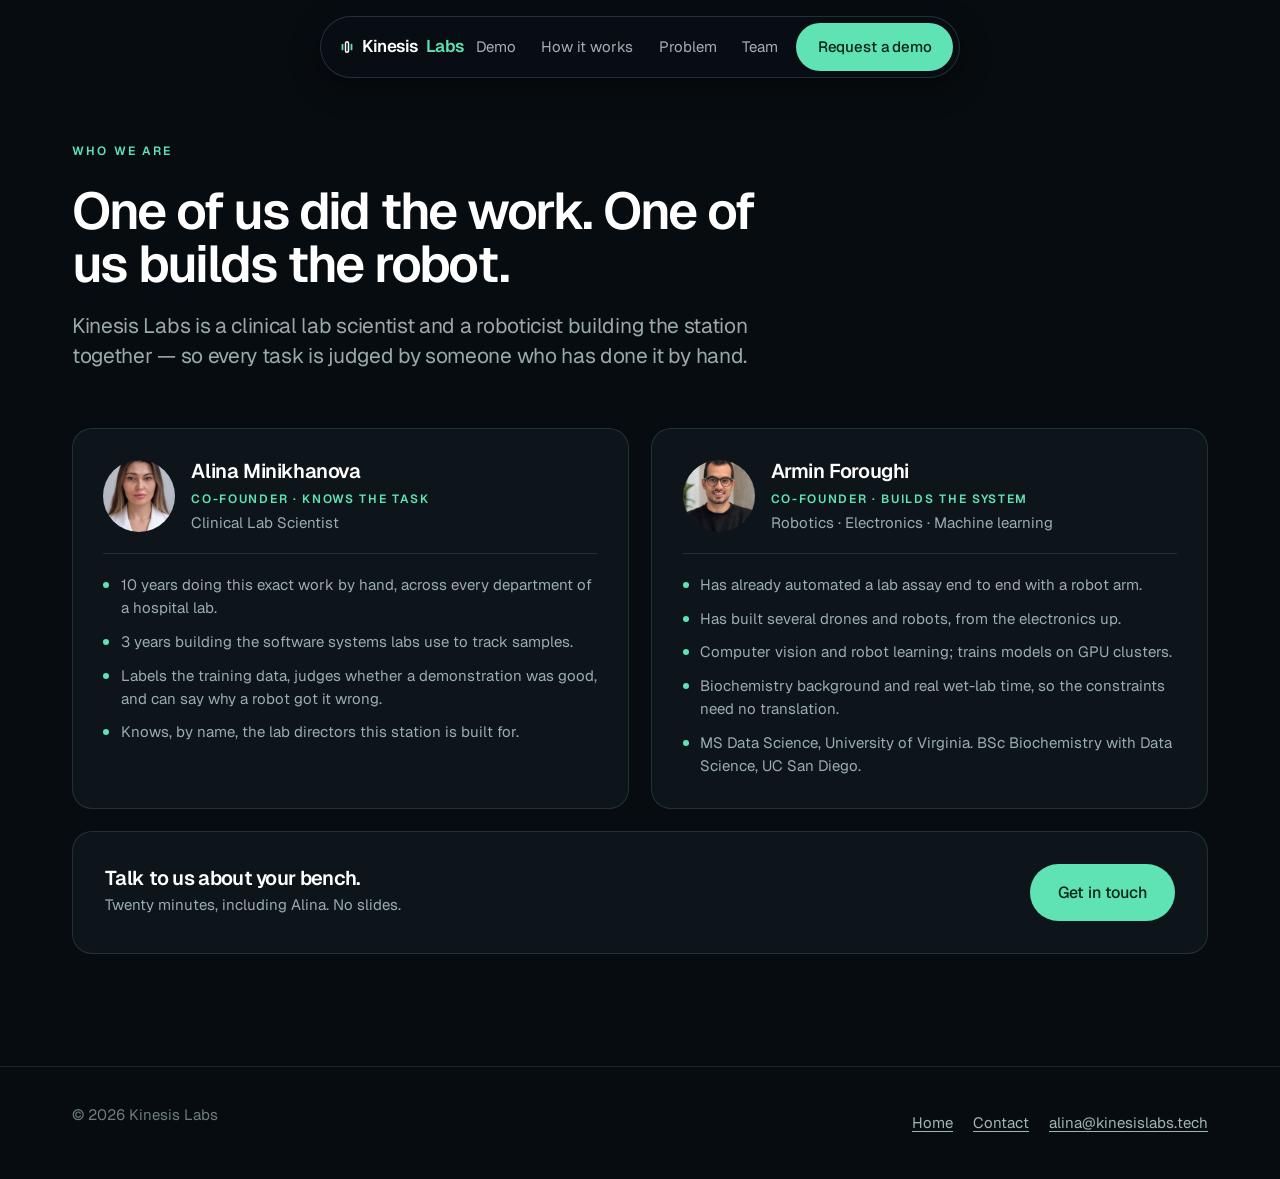
<file: team.html>
<!doctype html>
<html lang="en">
<head>
<meta charset="utf-8">
<meta name="viewport" content="width=device-width, initial-scale=1">
<title>Team — Kinesis Labs</title>
<meta name="description" content="The team behind Kinesis Labs: a clinical lab scientist who did this work by hand for ten years, and a roboticist who builds the system.">
<link rel="preconnect" href="https://fonts.googleapis.com">
<link rel="preconnect" href="https://fonts.gstatic.com" crossorigin>
<link rel="icon" href="assets/favicon.svg" type="image/svg+xml">
<link rel="canonical" href="https://kinesislabs.tech/team.html">
<meta name="robots" content="index,follow,max-image-preview:large">
<meta name="theme-color" content="#070C10">
<meta property="og:type" content="website">
<meta property="og:site_name" content="Kinesis Labs">
<meta property="og:locale" content="en_US">
<meta property="og:url" content="https://kinesislabs.tech/team.html">
<meta property="og:title" content="Team — Kinesis Labs">
<meta property="og:description" content="The team behind Kinesis Labs: a clinical lab scientist who did this work by hand for ten years, and a roboticist who builds the system.">
<meta property="og:image" content="https://kinesislabs.tech/assets/og-image.png">
<meta property="og:image:width" content="1200">
<meta property="og:image:height" content="630">
<meta property="og:image:alt" content="Kinesis Labs — most clinical lab errors happen before the analyzer">
<meta name="twitter:card" content="summary_large_image">
<meta name="twitter:title" content="Team — Kinesis Labs">
<meta name="twitter:description" content="The team behind Kinesis Labs: a clinical lab scientist who did this work by hand for ten years, and a roboticist who builds the system.">
<meta name="twitter:image" content="https://kinesislabs.tech/assets/og-image.png">
<link rel="apple-touch-icon" href="assets/icon-512.png">
<link rel="stylesheet" href="https://fonts.googleapis.com/css2?family=Geist:wght@400;500;600;700&family=Inter:wght@400;500;600&display=swap">
<link rel="stylesheet" href="assets/site.css?v=66">
<script type="application/ld+json">
{
  "@context": "https://schema.org",
  "@type": "AboutPage",
  "url": "https://kinesislabs.tech/team.html",
  "name": "Team \u2014 Kinesis Labs",
  "isPartOf": {
    "@id": "https://kinesislabs.tech/#website"
  },
  "about": {
    "@id": "https://kinesislabs.tech/#organization"
  }
}
</script>
</head>
<body>
<a class="skip" href="#main">Skip to main content</a>

<nav class="nav" aria-label="Main navigation">
  <a class="mark" href="index.html">
    <svg class="glyph" viewBox="0 0 16 16" aria-hidden="true"><rect x="6.5" y="2.8" width="3" height="10.4" rx="1.5" fill="none" stroke="currentColor" stroke-width="1.5"/><path d="M3.5 5.6v4.8M12.5 5.6v4.8" stroke="#5FE3B4" stroke-width="1.8" stroke-linecap="round"/></svg>
    <b>Kinesis</b><span>Labs</span>
  </a>
  <span class="nav-links">
    <a href="index.html#demo">Demo</a>
    <a href="index.html#station">How it works</a>
    <a href="index.html#problem">Problem</a>
    <a href="team.html" aria-current="page">Team</a>
  </span>
  <a class="btn btn--mint" href="contact.html">Request a demo</a>
</nav>

<main id="main" class="dark" style="min-height:100vh">
  <div class="wrap page-head">
    <p class="label">Who we are</p>
    <h1 style="font-size:var(--t-h2);max-width:20ch">One of us did the work. One of us builds the robot.</h1>
    <p class="lead">Kinesis Labs is a clinical lab scientist and a roboticist building the station together &mdash; so every task is judged by someone who has done it by hand.</p>
  </div>
  <div class="wrap team-page">
    <div class="team-row">
      <article class="person">
        <div class="person-head">
          <img src="assets/team-alina.jpg" width="400" height="400" alt="Alina Minikhanova" loading="lazy" decoding="async">
          <div>
            <h3>Alina Minikhanova</h3>
            <p class="person-role">Co-founder &middot; Knows the task</p>
            <p class="person-cred">Clinical Lab Scientist</p>
          </div>
        </div>
        <ul class="person-list">
          <li>10 years doing this exact work by hand, across every department of a hospital lab.</li>
          <li>3 years building the software systems labs use to track samples.</li>
          <li>Labels the training data, judges whether a demonstration was good, and can say why a robot got it wrong.</li>
          <li>Knows, by name, the lab directors this station is built for.</li>
        </ul>
      </article>
      <article class="person">
        <div class="person-head">
          <img src="assets/team-armin.jpg" width="400" height="400" alt="Armin Foroughi" loading="lazy" decoding="async">
          <div>
            <h3>Armin Foroughi</h3>
            <p class="person-role">Co-founder &middot; Builds the system</p>
            <p class="person-cred">Robotics &middot; Electronics &middot; Machine learning</p>
          </div>
        </div>
        <ul class="person-list">
          <li>Has already automated a lab assay end to end with a robot arm.</li>
          <li>Has built several drones and robots, from the electronics up.</li>
          <li>Computer vision and robot learning; trains models on GPU clusters.</li>
          <li>Biochemistry background and real wet-lab time, so the constraints need no translation.</li>
          <li>MS Data Science, University of Virginia. BSc Biochemistry with Data Science, UC San Diego.</li>
        </ul>
      </article>
    </div>
    <div class="panel team-cta">
      <div>
        <h2>Talk to us about your bench.</h2>
        <p class="sub">Twenty minutes, including Alina. No slides.</p>
      </div>
      <a class="btn btn--mint btn--lg" href="contact.html">Get in touch</a>
    </div>
  </div>
</main>

<footer class="foot">
  <div class="wrap">
    <p>&copy; 2026 Kinesis Labs</p>
    <p class="foot-links"><a href="index.html">Home</a><a href="contact.html">Contact</a><a href="mailto:alina@kinesislabs.tech">alina@kinesislabs.tech</a></p>
  </div>
</footer>

</body>
</html>
</file>
<file: assets/site.css>
:root{
  --ink:#070C10;
  --panel:#0D151B;
  --panel-2:#132029;
  --paper:#F7F5F0;   /* a light warm beige, a shade off the bench animation's paper */
  --paper-2:#E9EEEA;
  --text:#0A1216;
  --muted:#54666E;
  --mint:#5FE3B4;
  --mint-deep:#0E6E55;
  --amber:#FF9455;
  --sky:#7FC5EE;

  --line:rgba(10,18,22,.12);
  --line-d:rgba(150,215,235,.14);
  --muted-d:rgba(214,236,240,.70);

  --font:"Geist","Inter",-apple-system,BlinkMacSystemFont,"Segoe UI",Helvetica,Arial,sans-serif;
  --mono:ui-monospace,SFMono-Regular,"SF Mono",Menlo,Consolas,monospace;

  --t-xs:0.75rem;
  --t-sm:0.9375rem;
  --t-base:clamp(1rem,0.97rem + 0.16vw,1.0625rem);
  --t-lead:clamp(1.125rem,1.03rem + 0.45vw,1.3125rem);
  --t-h3:clamp(1.125rem,1.06rem + 0.3vw,1.25rem);
  --t-h2:clamp(1.9rem,1.3rem + 2.4vw,3.25rem);
  --t-h1:clamp(2.5rem,1.5rem + 4.4vw,5rem);

  --pad:clamp(4rem,3rem + 5vw,8rem);
  --container:76rem;
  --r:20px;
  --r-sm:12px;
  --pill:999px;
  --dur:220ms;
  --ease:cubic-bezier(.2,.7,.3,1);
}

*,*::before,*::after{box-sizing:border-box}
html{-webkit-text-size-adjust:100%;scroll-behavior:smooth}
body{margin:0;background:var(--ink);color:var(--text);font-family:var(--font);font-size:var(--t-base);line-height:1.6;-webkit-font-smoothing:antialiased}
h1,h2,h3{margin:0;font-weight:600;letter-spacing:-.035em;line-height:1.04}
h1{font-size:var(--t-h1)}
h2{font-size:var(--t-h2)}
h3{font-size:var(--t-h3);letter-spacing:-.02em;line-height:1.25}
p{margin:0 0 1.1em}
p:last-child{margin-bottom:0}
a{color:inherit;text-underline-offset:3px}
img,svg{display:block;max-width:100%}
ul,ol{margin:0;padding:0;list-style:none}
:focus-visible{outline:3px solid var(--mint);outline-offset:3px;border-radius:6px}

.skip{position:absolute;left:-9999px;background:var(--ink);color:#fff;padding:.8rem 1rem;z-index:200;border-radius:var(--pill)}
.skip:focus{left:1rem;top:1rem}

.wrap{width:100%;max-width:var(--container);margin-inline:auto;padding-inline:clamp(1.25rem,4vw,2.5rem)}
.sec{padding-block:var(--pad);background:var(--paper)}
.lead{font-size:var(--t-lead);line-height:1.45;letter-spacing:-.015em;color:var(--muted)}
.label{display:inline-block;font-size:var(--t-xs);font-weight:600;letter-spacing:.18em;text-transform:uppercase;color:var(--mint-deep);margin:0 0 1.4rem}
.head{max-width:56rem;margin-bottom:clamp(2.25rem,1.8rem + 2.4vw,4rem)}
.head .lead{margin-top:1.4rem;max-width:46rem}
.dark{background:transparent;color:var(--muted-d)}
.dark h1,.dark h2,.dark h3{color:#fff}
.dark .label{color:var(--mint)}
.dark .lead{color:var(--muted-d)}


/* Nav */
.nav{
  position:fixed;top:1rem;left:50%;transform:translateX(-50%);z-index:100;
  display:flex;align-items:center;gap:.35rem;
  padding:.35rem .35rem .35rem 1.1rem;border-radius:var(--pill);
  background:rgba(9,15,20,.72);border:1px solid rgba(150,215,235,.18);
  backdrop-filter:blur(14px);-webkit-backdrop-filter:blur(14px);
  box-shadow:0 10px 30px rgba(0,0,0,.35);max-width:calc(100% - 2rem);
}
.nav .mark{display:flex;align-items:center;gap:.5rem;font-weight:600;letter-spacing:-.03em;font-size:1.0625rem;color:#fff;text-decoration:none;white-space:nowrap;padding-right:.6rem}
.nav .mark b{font-weight:600}
.nav .mark span{color:var(--mint)}
.nav .glyph{width:16px;height:16px;flex:none}
.nav-links{display:flex;align-items:center;gap:.1rem}
.nav-links a{font-size:var(--t-sm);text-decoration:none;color:rgba(226,240,243,.72);white-space:nowrap;padding:.5rem .75rem;border-radius:var(--pill);transition:background-color var(--dur) var(--ease),color var(--dur) var(--ease)}
.nav-links a:hover{background:rgba(255,255,255,.08);color:#fff}
@media (max-width:880px){.nav-links{display:none}}

/* Buttons */
.btn{display:inline-flex;align-items:center;justify-content:center;gap:.55rem;font-family:inherit;font-size:var(--t-sm);font-weight:500;letter-spacing:-.01em;text-decoration:none;cursor:pointer;white-space:nowrap;padding:.7rem 1.3rem;border-radius:var(--pill);border:1px solid transparent;transition:background-color var(--dur) var(--ease),color var(--dur) var(--ease),border-color var(--dur) var(--ease)}
.btn--mint{background:var(--mint);color:#04241C}
.btn--mint:hover{background:#7df0c6}
.btn--ink{background:var(--text);color:#fff}
.btn--ink:hover{background:#000}
.btn--ghost{background:rgba(255,255,255,.06);color:#fff;border-color:rgba(255,255,255,.34)}
.btn--ghost:hover{background:rgba(255,255,255,.14);border-color:#fff}
.btn--lg{padding:.9rem 1.7rem;font-size:1rem}

/* Hero */
/* A normal full-height hero. It carried a 220svh sticky runway while the cycle
   was scrubbed by the hero alone; the cycle runs on the whole document now, so
   that runway was only making you scroll a screen of nothing to reach the demo. */
.hero{
  position:relative;background:transparent;color:#fff;
}
.hero-stage{
  position:relative;overflow:hidden;
  min-height:100svh;display:flex;align-items:center;
  padding-block:clamp(5.5rem,4.5rem + 4vw,7rem) clamp(2rem,1.5rem + 2vw,3rem);
}
.hero-stage::after{content:"";position:absolute;inset:auto -20% -60% -20%;height:60%;background:radial-gradient(50% 100% at 50% 0,rgba(95,227,180,.14),transparent 70%);pointer-events:none}
.hero-grid{display:grid;gap:clamp(1.5rem,1rem + 3vw,3.5rem);grid-template-columns:1fr;align-items:center;width:100%}
@media (min-width:1000px){.hero-copy{max-width:44rem}}
.hero h1{max-width:17ch;color:#fff;font-size:clamp(2.1rem,1rem + 2.9vw,4rem)}
.hero .lead{margin-top:1.25rem;max-width:38rem;color:rgba(233,245,246,.82)}
.hero-actions{display:flex;flex-wrap:wrap;gap:.7rem;margin-top:1.75rem}
/* short viewports: shrink the type before anything falls off the screen */
@media (max-height:900px) and (min-width:1000px){
  .hero h1{font-size:clamp(2.25rem,1.2rem + 2.6vw,3.4rem)}
  .hero .lead{font-size:1.0625rem;margin-top:1.4rem}
  .hero-actions{margin-top:1.6rem}
}
@media (max-width:999px){
  .hero-stage{padding-block:4.75rem 1.25rem}
  .hero-grid{gap:1.1rem}
  .hero h1{font-size:clamp(1.75rem,1.1rem + 2.9vw,2.4rem);max-width:20ch}
  .hero .lead{font-size:.9375rem;line-height:1.45;margin-top:.75rem}
  .hero-actions{margin-top:1rem;gap:.5rem}
  .hero .btn--lg{padding:.65rem 1.15rem;font-size:.9375rem}
  .eyebrow{margin-bottom:.75rem}
}
/* a short phone has to give up something: the type gets smaller, nothing gets cut */
@media (max-width:999px) and (max-height:740px){
  .hero-stage{padding-block:4.25rem .9rem}
  .hero-grid{gap:.9rem}
  .hero h1{font-size:1.55rem}
  .hero .lead{font-size:.875rem;margin-top:.55rem}
  .hero-actions{margin-top:.75rem}
}
.eyebrow{display:inline-flex;align-items:center;gap:.6rem;font-size:var(--t-xs);letter-spacing:.16em;text-transform:uppercase;font-weight:600;color:var(--mint);margin-bottom:1.6rem}
.eyebrow::before{content:"";width:26px;height:1px;background:var(--mint);opacity:.7}

/* Hero animation
   Full-bleed canvas behind the hero copy. It is decorative and aria-hidden;
   the headline carries the meaning. The scrim keeps the type legible over it --
   a horizontal wipe on wide screens where the copy sits in the left column,
   and a vertical one when the layout stacks and the mesh drops to the bottom. */
/* Behind the page, between the body's ink ground and the sections. It can never
   land on the video or a paragraph: a paper section simply paints over it, and
   in the ink sections it sits under type that is already light on ink.
   main and .foot are lifted because a position:fixed canvas at z-index 0 paints
   above non-positioned block content. The nav is left alone -- it is already
   fixed at z-index 100, and position:relative drops it out of its centred pill. */
.page-mesh{
  position:fixed;inset:0;z-index:0;
  width:100%;height:100%;display:block;pointer-events:none;
}
/* The paper sections paint over the canvas above, so the machine is drawn over
   them instead by a second canvas in front of the page -- far fainter, and
   clipped to those sections by the script. Under the nav's z-index 100. */
.page-mesh-front{
  position:fixed;inset:0;z-index:60;
  width:100%;height:100%;display:block;pointer-events:none;
}
main,.foot{position:relative;z-index:1}
.hero-grid,.hero-copy{position:relative;z-index:1}

/* Bench demo */
.demo-grid{display:grid;gap:clamp(2rem,1.5rem + 3vw,4rem);grid-template-columns:1fr;align-items:center}
@media (min-width:1000px){.demo-grid{grid-template-columns:minmax(0,1fr) minmax(320px,380px)}}
.demo-copy .lead{margin-top:1.4rem;max-width:40rem}
.demo-list{display:grid;gap:1px;margin-top:2rem;background:var(--line);border:1px solid var(--line);border-radius:var(--r);overflow:hidden}
.demo-list li{background:#fff;padding:1rem 1.2rem;display:grid;gap:.2rem}
.demo-list b{font-weight:600;letter-spacing:-.015em}
.demo-list span{font-size:var(--t-sm);color:var(--muted);line-height:1.55}
/* The bench clip beside the copy */
.demo-pair{width:100%;max-width:380px;margin-inline:auto}
.demo-video{margin:0;display:grid;gap:.9rem;justify-items:center}
.demo-video video{
  width:100%;max-width:380px;aspect-ratio:9/16;border-radius:var(--r);background:var(--ink);
  border:1px solid var(--line);box-shadow:0 30px 60px -40px rgba(10,18,22,.55);object-fit:cover;
}
.demo-video figcaption{font-size:var(--t-xs);letter-spacing:.02em;color:var(--muted);text-align:center;max-width:32ch;line-height:1.5}

/* Earlier work: two 9:16 clips side by side; a swipeable row on phones, where two
   players next to each other would be too narrow to read the captions */
.earlier{margin-top:clamp(3.5rem,2.5rem + 4vw,6rem)}
.earlier-head{margin-bottom:clamp(1.5rem,1.2rem + 1.2vw,2.25rem)}
.earlier-head .label{margin:0 0 .9rem}
.earlier-lead{margin:0;max-width:44rem;color:var(--muted);line-height:1.6}
.earlier-row{display:grid;grid-template-columns:repeat(2,minmax(0,1fr));gap:clamp(.75rem,.5rem + 1vw,1.25rem);align-items:start;max-width:620px}
/* laptop: the note on the left and the clips on the right, like the demo above */
@media (min-width:1000px){
  .earlier{display:grid;grid-template-columns:minmax(0,1fr) minmax(520px,640px);gap:clamp(2rem,1.5rem + 3vw,4rem);align-items:center}
  .earlier-head{margin-bottom:0}
  .earlier-row{max-width:none}
}
@media (max-width:559px){
  .earlier-row{
    grid-template-columns:none;grid-auto-flow:column;grid-auto-columns:78%;max-width:none;
    overflow-x:auto;scroll-snap-type:x mandatory;scrollbar-width:none;
    margin-inline:calc(-1 * clamp(1.25rem,4vw,2.5rem));padding-inline:clamp(1.25rem,4vw,2.5rem);scroll-padding-inline:clamp(1.25rem,4vw,2.5rem)
  }
  .earlier-row::-webkit-scrollbar{display:none}
  .earlier-row>.demo-video{scroll-snap-align:start}
}
.earlier .demo-video video{aspect-ratio:3/4}   /* the fridge clip is cut to 3:4, without the cables under the bench */
.earlier .demo-video video.wide{object-position:58% 50%}   /* the landscape pipetting clip, cropped onto the gripper */
.earlier .demo-video figcaption b{display:block;color:var(--text);font-weight:600;margin-bottom:.15rem}

/* Stats */
.stats{display:grid;gap:1px;background:var(--line);border:1px solid var(--line);border-radius:var(--r);overflow:hidden;grid-template-columns:1fr}
@media (min-width:900px){.stats{grid-template-columns:repeat(3,1fr)}}
.stat{background:#fff;padding:clamp(1.6rem,1.3rem + 1.4vw,2.5rem)}
.stat dt{font-size:clamp(2rem,1.5rem + 1.6vw,2.75rem);font-weight:600;letter-spacing:-.045em;line-height:1;color:var(--text)}
.stat dd{margin:0}
.stat .means{margin:1rem 0 0;font-size:var(--t-h3);line-height:1.3;letter-spacing:-.02em;font-weight:600}
.stat .why{margin:.85rem 0 0;font-size:var(--t-sm);line-height:1.6;color:var(--muted)}
.stat .src{display:block;margin-top:1.2rem;font-family:var(--mono);font-size:.6875rem;letter-spacing:.08em;text-transform:uppercase;color:var(--mint-deep)}
.stats-prose{margin-top:clamp(2.25rem,1.8rem + 2vw,3.5rem);max-width:46rem;color:var(--muted)}

/* Steps */
.grid{display:grid;gap:clamp(1rem,.8rem + 1vw,1.4rem);grid-template-columns:1fr}
@media (min-width:680px){.grid--2,.grid--3{grid-template-columns:repeat(2,1fr)}}
@media (min-width:1020px){.grid--3{grid-template-columns:repeat(3,1fr)}}
.step{border:1px solid var(--line-d);border-radius:var(--r);padding:clamp(1.4rem,1.2rem + 1vw,1.9rem);background:var(--panel);position:relative;overflow:hidden}
.step::before{content:"";position:absolute;left:0;top:0;width:100%;height:1px;background:linear-gradient(90deg,rgba(95,227,180,.5),transparent 60%)}
.step .n{display:inline-flex;align-items:center;justify-content:center;width:2rem;height:2rem;border-radius:var(--pill);margin-bottom:1.1rem;background:rgba(95,227,180,.1);border:1px solid rgba(95,227,180,.3);color:var(--mint);font-family:var(--mono);font-size:.8125rem;font-weight:600}
.step h3{margin-bottom:.55rem}
.step p{margin:0;font-size:var(--t-sm);line-height:1.6;color:var(--muted-d)}

/* Physical AI */
.feat h3{margin-bottom:.5rem}
.feat p{margin:0;font-size:var(--t-sm);color:var(--muted);line-height:1.6}
.callout{margin-top:clamp(2.25rem,1.8rem + 2vw,3.25rem);max-width:52rem;font-size:var(--t-lead);line-height:1.45;letter-spacing:-.015em;border-left:3px solid var(--amber);padding-left:1.2rem}
.callout strong{font-weight:600}

/* Who we are -- an ink section after the closing CTA, so the panels carry the
   separation rather than a change of ground. */
.team{padding-block:clamp(2.5rem,2rem + 3vw,4.5rem)}
.team .label{margin-bottom:1.5rem}
.team-row{display:grid;gap:clamp(1rem,.8rem + 1vw,1.4rem);grid-template-columns:1fr}
@media (min-width:860px){.team-row{grid-template-columns:repeat(2,minmax(0,1fr))}}
.person{border:1px solid var(--line-d);border-radius:var(--r);background:var(--panel);padding:clamp(1.4rem,1.2rem + 1vw,1.9rem)}
.person-head{display:flex;align-items:center;gap:1rem;padding-bottom:1.2rem;margin-bottom:1.2rem;border-bottom:1px solid var(--line-d)}
.person-head img{flex:none;width:4.5rem;height:4.5rem;border-radius:50%;object-fit:cover;background:var(--line-d)}
.person h3{font-size:var(--t-h3)}
.person-role{margin:.35rem 0 0;font-size:var(--t-xs);font-weight:600;letter-spacing:.14em;text-transform:uppercase;color:var(--mint)}
.person-cred{margin:.2rem 0 0;font-size:var(--t-sm);line-height:1.45;color:var(--muted-d)}
.person-list{display:grid;gap:.65rem}
.person-list li{position:relative;padding-left:1.1rem;font-size:var(--t-sm);line-height:1.55;color:var(--muted-d)}
.person-list li::before{content:"";position:absolute;left:0;top:.6em;width:6px;height:6px;border-radius:50%;background:var(--mint)}

/* Contact */
.contact{background:var(--ink);color:var(--muted-d)}
.contact h2,.contact h3{color:#fff}
.contact-grid{display:grid;gap:clamp(2rem,1.5rem + 3vw,3.5rem);grid-template-columns:1fr;align-items:start}
@media (min-width:940px){.contact-grid{grid-template-columns:minmax(0,1.25fr) minmax(0,.85fr)}}
.fields{display:grid;gap:1rem;grid-template-columns:1fr;margin-top:1.75rem}
@media (min-width:560px){.fields{grid-template-columns:1fr 1fr}.f--full{grid-column:1/-1}}
.f{display:grid;gap:.4rem;min-width:0}
.f label{font-size:var(--t-sm);font-weight:500;color:#fff}
.f .hint{font-weight:400;color:rgba(214,236,240,.5)}
.f input,.f select,.f textarea{
  font-family:inherit;font-size:var(--t-sm);color:#fff;background:var(--panel);
  border:1px solid var(--line-d);border-radius:10px;padding:.7rem .8rem;width:100%;
  transition:border-color var(--dur) var(--ease);
}
.f textarea{min-height:6.5rem;resize:vertical}
.f select{appearance:none;background-image:linear-gradient(45deg,transparent 50%,rgba(214,236,240,.6) 50%),linear-gradient(135deg,rgba(214,236,240,.6) 50%,transparent 50%);background-position:calc(100% - 18px) 52%,calc(100% - 13px) 52%;background-size:5px 5px,5px 5px;background-repeat:no-repeat;padding-right:2.2rem}
.f input:focus,.f select:focus,.f textarea:focus{border-color:var(--mint);outline:none}
.f input[aria-invalid="true"],.f select[aria-invalid="true"]{border-color:var(--amber)}
.err{margin:0;font-size:var(--t-xs);color:var(--amber);min-height:1em}
.form-foot{display:flex;flex-wrap:wrap;align-items:center;gap:1rem;margin-top:1.5rem}
.form-status{margin:0;font-size:var(--t-sm)}
.form-status[data-state="ok"]{color:var(--mint)}
.form-status[data-state="err"]{color:var(--amber)}
.hp{position:absolute;left:-9999px;width:1px;height:1px;overflow:hidden}
.book{border:1px solid var(--line-d);border-radius:var(--r);padding:clamp(1.5rem,1.2rem + 1vw,2rem);background:var(--panel)}
.book h3{margin-bottom:.6rem}
.book p{font-size:var(--t-sm);color:var(--muted-d);margin-bottom:1.25rem}
.book .btn{width:100%}
.book .direct{margin-top:1.25rem;padding-top:1.25rem;border-top:1px solid var(--line-d);font-size:var(--t-sm);margin-bottom:0}
.book .direct a{color:var(--mint)}

/* CTA + footer */
.cta{background:transparent;color:#fff;text-align:center}
.cta h2{max-width:22ch;margin-inline:auto}
.cta .btn{margin-top:2rem}
.foot{background:transparent;color:rgba(214,236,240,.5);border-top:1px solid var(--line-d);padding-block:2.25rem;font-size:var(--t-sm)}
.foot .wrap{display:flex;flex-wrap:wrap;gap:1rem;justify-content:space-between;align-items:center}
.foot a{color:rgba(214,236,240,.75)}

/* Contact page */
.page-head{padding-block:clamp(6.5rem,5.5rem + 5vw,8.5rem) 0}
.page-head .lead{margin-top:1.25rem;max-width:46rem}
.contact-grid{display:grid;gap:clamp(2rem,1.5rem + 3vw,3.5rem);grid-template-columns:1fr;align-items:start;padding-block:clamp(2.5rem,2rem + 2vw,3.5rem) var(--pad)}
@media (min-width:980px){.contact-grid{grid-template-columns:minmax(0,1fr) minmax(0,.92fr)}}
.panel{border:1px solid var(--line-d);border-radius:var(--r);padding:clamp(1.4rem,1.2rem + 1vw,2rem);background:var(--panel)}
.panel h2{font-size:var(--t-h3);margin-bottom:.4rem}
.panel .sub{font-size:var(--t-sm);color:var(--muted-d);margin-bottom:1.4rem}
.fields{display:grid;gap:1rem;grid-template-columns:1fr}
@media (min-width:560px){.fields{grid-template-columns:1fr 1fr}.f--full{grid-column:1/-1}}
.f{display:grid;gap:.4rem;min-width:0}
.f label{font-size:var(--t-sm);font-weight:500;color:#fff}
.f .hint{font-weight:400;color:rgba(214,236,240,.5)}
.f input,.f select,.f textarea{font-family:inherit;font-size:var(--t-sm);color:#fff;background:var(--ink);border:1px solid var(--line-d);border-radius:10px;padding:.7rem .8rem;width:100%;transition:border-color var(--dur) var(--ease)}
.f textarea{min-height:6rem;resize:vertical}
.f select{appearance:none;background-image:linear-gradient(45deg,transparent 50%,rgba(214,236,240,.6) 50%),linear-gradient(135deg,rgba(214,236,240,.6) 50%,transparent 50%);background-position:calc(100% - 18px) 52%,calc(100% - 13px) 52%;background-size:5px 5px,5px 5px;background-repeat:no-repeat;padding-right:2.2rem}
.f input:focus,.f select:focus,.f textarea:focus{border-color:var(--mint);outline:none}
.f input[aria-invalid="true"],.f select[aria-invalid="true"]{border-color:var(--amber)}
.err{margin:0;font-size:var(--t-xs);color:var(--amber);min-height:1em}
.form-foot{display:flex;flex-wrap:wrap;align-items:center;gap:1rem;margin-top:1.5rem}
.form-status{margin:0;font-size:var(--t-sm)}
.form-status[data-state="ok"]{color:var(--mint)}
.form-status[data-state="err"]{color:var(--amber)}
.form-status a{color:var(--mint)}
.hp{position:absolute;left:-9999px;width:1px;height:1px;overflow:hidden}

/* Calendar */
.cal-top{display:flex;align-items:center;justify-content:space-between;gap:.5rem;margin-bottom:.9rem}
.cal-month{font-weight:600;letter-spacing:-.01em;color:#fff}
.cal-nav{display:flex;gap:.35rem}
.cal-nav button{width:2rem;height:2rem;border-radius:8px;border:1px solid var(--line-d);background:var(--ink);color:#fff;cursor:pointer;font-size:1rem;line-height:1;transition:background-color var(--dur) var(--ease)}
.cal-nav button:hover:not(:disabled){background:rgba(255,255,255,.08)}
.cal-nav button:disabled{opacity:.3;cursor:not-allowed}
.cal-dow,.cal-grid{display:grid;grid-template-columns:repeat(7,1fr);gap:4px}
.cal-dow{margin-bottom:4px}
.cal-dow span{text-align:center;font-family:var(--mono);font-size:.65rem;letter-spacing:.1em;color:rgba(214,236,240,.45);padding-block:.25rem}
.cal-day{aspect-ratio:1;display:flex;align-items:center;justify-content:center;border-radius:9px;border:1px solid transparent;background:transparent;color:rgba(214,236,240,.35);font-family:inherit;font-size:.875rem;cursor:default}
.cal-day.has-slots{background:var(--ink);border-color:var(--line-d);color:#fff;cursor:pointer;transition:border-color var(--dur) var(--ease),background-color var(--dur) var(--ease)}
.cal-day.has-slots:hover{border-color:var(--mint)}
.cal-day.is-sel{background:var(--mint);border-color:var(--mint);color:#04241C;font-weight:600}
.cal-day.is-today{box-shadow:inset 0 0 0 1px rgba(95,227,180,.45)}
.slots{margin-top:1.25rem;padding-top:1.25rem;border-top:1px solid var(--line-d)}
.slots h3{font-size:var(--t-sm);color:#fff;margin-bottom:.2rem}
.slots .tz{font-size:var(--t-xs);color:rgba(214,236,240,.5);margin:0 0 .9rem}
.slot-grid{display:grid;grid-template-columns:repeat(auto-fill,minmax(94px,1fr));gap:.5rem;max-height:15rem;overflow-y:auto}
.slot{padding:.5rem .3rem;border-radius:8px;border:1px solid var(--line-d);background:var(--ink);color:#fff;font-family:var(--mono);font-size:.8125rem;cursor:pointer;transition:border-color var(--dur) var(--ease)}
.slot:hover{border-color:var(--mint)}
.slot.is-sel{background:var(--mint);border-color:var(--mint);color:#04241C;font-weight:600}
.slot-empty{font-size:var(--t-sm);color:rgba(214,236,240,.5)}
.picked{margin-top:1.1rem;padding:.75rem .9rem;border-radius:10px;background:rgba(95,227,180,.1);border:1px solid rgba(95,227,180,.35);font-size:var(--t-sm);color:#fff}
.picked b{font-weight:600}
.picked .note{display:block;margin-top:.25rem;font-size:var(--t-xs);color:rgba(214,236,240,.65)}
#calendly-embed{min-width:320px;height:640px}

/* Team page */
.team-page{padding-block:clamp(2.5rem,2rem + 2vw,3.5rem) var(--pad);display:grid;gap:clamp(1rem,.8rem + 1vw,1.4rem)}
.team-cta{display:flex;flex-wrap:wrap;align-items:center;justify-content:space-between;gap:1.25rem}
.team-cta h2{font-size:var(--t-h3);margin-bottom:.3rem}
.team-cta .sub{margin:0}
.foot-links{display:flex;flex-wrap:wrap;gap:1.25rem}

/* Small tag rows: under the hero button and the closing CTA. Same type as the eyebrow, not a second call to action. */
.chips{display:flex;flex-wrap:wrap;gap:.45rem;margin-top:1.4rem}
.chips li{font-size:.6875rem;font-weight:600;letter-spacing:.14em;text-transform:uppercase;color:rgba(214,236,240,.68);padding:.4rem .8rem;border:1px solid var(--line-d);border-radius:var(--pill);background:rgba(9,15,20,.55)}
.chips .chip--on{color:var(--mint);border-color:rgba(95,227,180,.35)}
.chips--center{justify-content:center;margin-top:1.25rem}
@media (max-width:999px){.hero .chips{margin-top:1rem}.chips li{font-size:.625rem;padding:.32rem .65rem}}
/* step count beside the workflow group labels */
.label .count{display:inline-block;white-space:nowrap;margin-left:.6rem;padding:.2rem .55rem;border-radius:var(--pill);border:1px solid rgba(95,227,180,.3);color:rgba(214,236,240,.6);letter-spacing:.1em}

/* How it works: the nine steps as one compact grid, the analyzer a band across the middle */
.how .head{margin-bottom:clamp(1.5rem,1.2rem + 1.4vw,2.25rem)}
.flow-k{margin:0 0 .75rem;font-size:var(--t-xs);font-weight:600;letter-spacing:.16em;text-transform:uppercase;color:var(--mint)}
.flow-grid{list-style:none;margin:0;padding:0;display:grid;grid-template-columns:repeat(3,minmax(0,1fr));gap:1rem clamp(1rem,.8rem + 1.2vw,2rem)}
@media (max-width:559px){.flow-grid{grid-template-columns:repeat(2,minmax(0,1fr));gap:.9rem 1rem}}
.flow-grid li{display:grid;gap:.15rem;align-content:start;padding-top:.7rem;border-top:1px solid var(--line-d)}
.flow-n{font-family:var(--mono);font-size:.6875rem;letter-spacing:.06em;color:var(--mint)}
.flow-grid b{color:#fff;font-weight:600;font-size:var(--t-sm)}
.flow-grid span:not(.flow-n){font-size:var(--t-sm);line-height:1.45;color:var(--muted-d)}
.flow-hub{
  display:flex;flex-wrap:wrap;align-items:baseline;gap:.3rem .9rem;margin:clamp(1.25rem,1rem + 1vw,1.75rem) 0;
  padding:.75rem 1.1rem;border:1px solid rgba(95,227,180,.35);border-radius:var(--r);background:rgba(95,227,180,.06);
  font-size:var(--t-sm);color:var(--muted-d)
}
.flow-hub-k{font-size:var(--t-xs);font-weight:600;letter-spacing:.16em;text-transform:uppercase;color:var(--mint)}
.flow-note{margin:clamp(1.5rem,1.2rem + 1vw,2rem) 0 0;max-width:52rem;font-size:var(--t-sm);line-height:1.55;color:rgba(214,236,240,.62)}

/* Earlier work: heading and the three things that carried over */
.earlier-h{margin:0 0 .9rem;font-size:clamp(1.4rem,1.1rem + 1vw,1.9rem);letter-spacing:-.03em;line-height:1.15}
.earlier-points{list-style:none;margin:1.5rem 0 0;padding:0;display:grid;gap:1rem}
.earlier-points li{display:grid;gap:.2rem;padding-left:1rem;border-left:2px solid rgba(14,110,85,.35)}
.earlier-points b{font-weight:600;font-size:var(--t-sm)}
.earlier-points span{font-size:var(--t-sm);line-height:1.55;color:var(--muted)}
</file>
